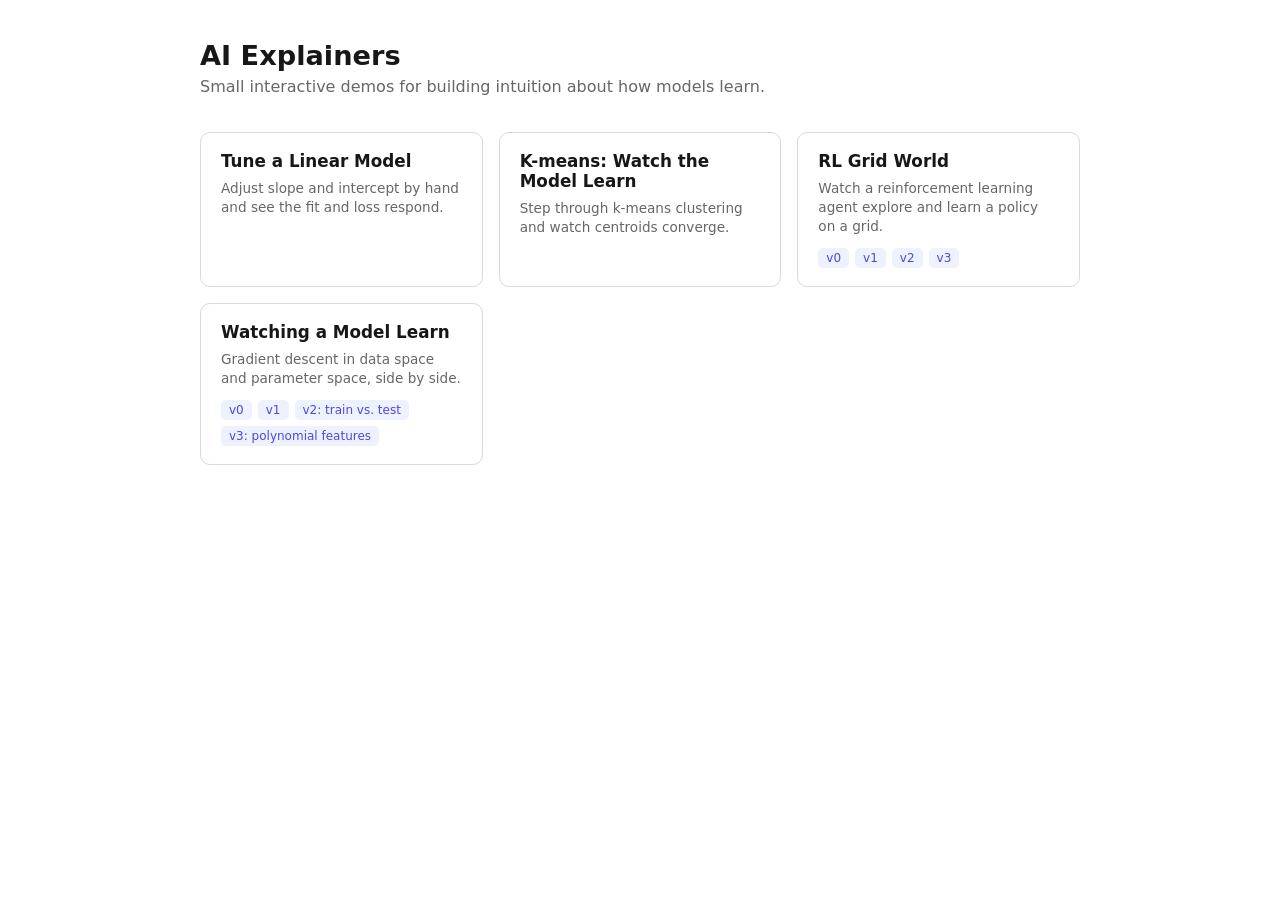
<file: index.html>
<!doctype html>
<html lang="en">
<head>
<meta charset="utf-8">
<meta name="viewport" content="width=device-width, initial-scale=1">
<title>AI Explainers</title>
<style>
  :root {
    --bg: #fff;
    --panel: #f7f7f8;
    --card: #fff;
    --text: #171717;
    --muted: #666;
    --border: #d9d9de;
    --accent: #4f46e5;
    --accent-bg: #eef2ff;
  }
  @media (prefers-color-scheme: dark) {
    :root {
      --bg: #14141c;
      --panel: #1b1b26;
      --card: #1e1e2a;
      --text: #eceef2;
      --muted: #9a9aa8;
      --border: #33333f;
      --accent: #8183f4;
      --accent-bg: #23233a;
    }
  }
  * { box-sizing: border-box; }
  body {
    margin: 0;
    padding: 40px 20px 60px;
    background: var(--bg);
    color: var(--text);
    font-family: system-ui, -apple-system, sans-serif;
  }
  main {
    max-width: 880px;
    margin: 0 auto;
  }
  header {
    margin-bottom: 36px;
  }
  h1 {
    font-size: 1.7rem;
    margin: 0 0 6px;
  }
  header p {
    color: var(--muted);
    margin: 0;
  }
  .grid {
    display: grid;
    grid-template-columns: repeat(auto-fill, minmax(260px, 1fr));
    gap: 16px;
  }
  .card {
    background: var(--card);
    border: 1px solid var(--border);
    border-radius: 10px;
    padding: 18px 20px;
    display: flex;
    flex-direction: column;
    gap: 8px;
  }
  .card h2 {
    font-size: 1.05rem;
    margin: 0;
  }
  .card h2 a {
    color: var(--text);
    text-decoration: none;
  }
  .card h2 a:hover {
    color: var(--accent);
  }
  .card p {
    font-size: 0.85rem;
    color: var(--muted);
    margin: 0;
    line-height: 1.4;
  }
  .versions {
    display: flex;
    flex-wrap: wrap;
    gap: 6px;
    margin-top: 4px;
  }
  .versions a {
    font-size: 0.75rem;
    color: var(--accent);
    background: var(--accent-bg);
    border-radius: 5px;
    padding: 3px 8px;
    text-decoration: none;
  }
  .versions a:hover {
    text-decoration: underline;
  }
</style>
</head>
<body>
<main>
  <header>
    <h1>AI Explainers</h1>
    <p>Small interactive demos for building intuition about how models learn.</p>
  </header>

  <div class="grid">
    <div class="card">
      <h2><a href="TuneLinearModel/index.html">Tune a Linear Model</a></h2>
      <p>Adjust slope and intercept by hand and see the fit and loss respond.</p>
    </div>

    <div class="card">
      <h2><a href="k-means-simulator/index.html">K-means: Watch the Model Learn</a></h2>
      <p>Step through k-means clustering and watch centroids converge.</p>
    </div>

    <div class="card">
      <h2><a href="rl-grid-world/index.html">RL Grid World</a></h2>
      <p>Watch a reinforcement learning agent explore and learn a policy on a grid.</p>
      <div class="versions">
        <a href="rl-grid-world/v0/index.html">v0</a>
        <a href="rl-grid-world/v1/index.html">v1</a>
        <a href="rl-grid-world/v2/index.html">v2</a>
        <a href="rl-grid-world/v3/index.html">v3</a>
      </div>
    </div>

    <div class="card">
      <h2><a href="watch-model-learn/gd_app.html">Watching a Model Learn</a></h2>
      <p>Gradient descent in data space and parameter space, side by side.</p>
      <div class="versions">
        <a href="watch-model-learn/gd_app-v0.html">v0</a>
        <a href="watch-model-learn/gd_app.html">v1</a>
        <a href="watch-model-learn/gd_app_v2.html">v2: train vs. test</a>
        <a href="watch-model-learn/gd_app_v3.html">v3: polynomial features</a>
      </div>
    </div>
  </div>
</main>
</body>
</html>
</file>
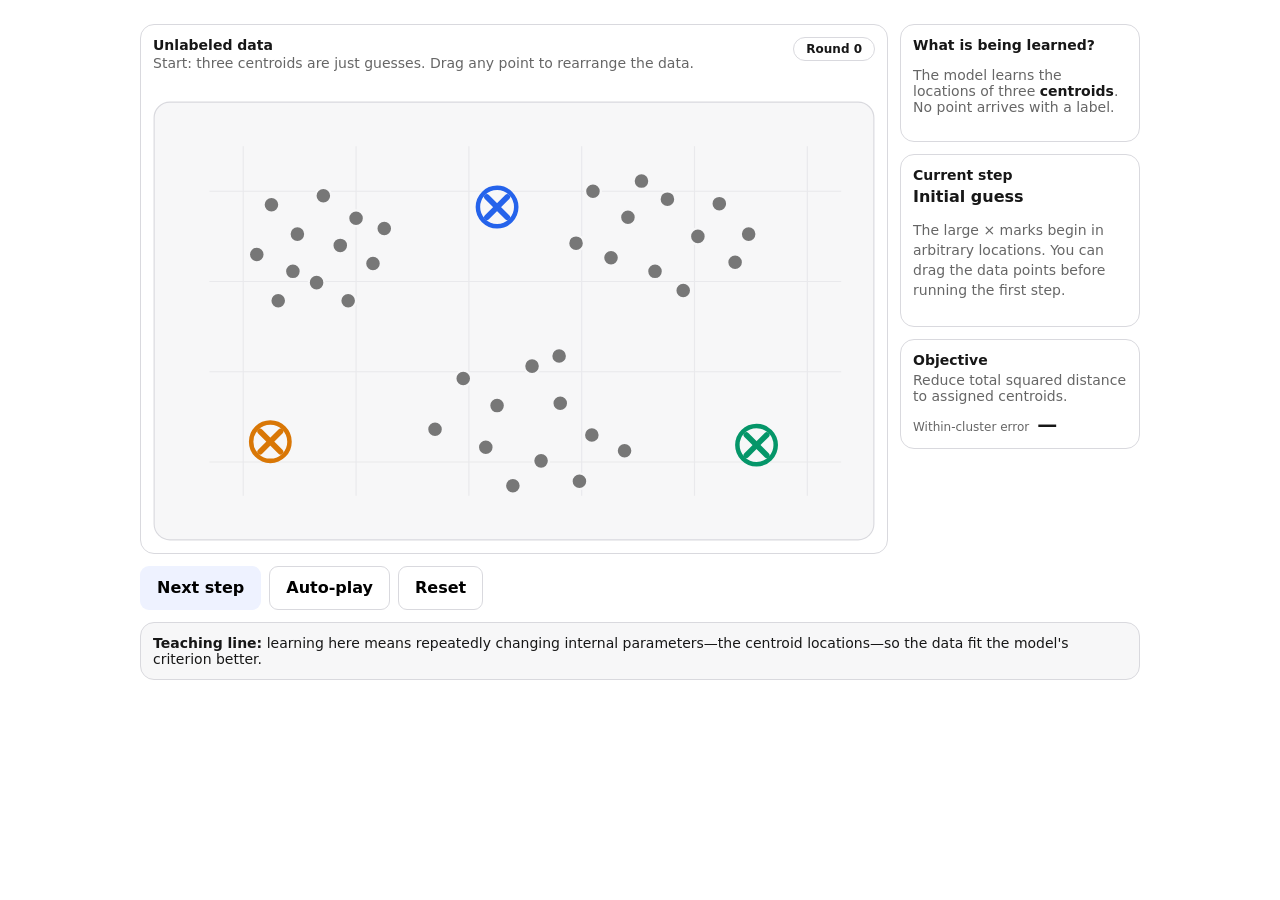
<file: k-means-simulator/index.html>
<!doctype html>
<html lang="en">
<head>
<meta charset="utf-8">
<meta name="viewport" content="width=device-width, initial-scale=1">
<title>K-means: Watch the Model Learn</title>
<style>
:root{--bg:#fff;--panel:#f7f7f8;--card:#fff;--text:#171717;--muted:#666;--border:#d9d9de;--accent:#4f46e5;--accent-bg:#eef2ff;--c1:#d97706;--c2:#2563eb;--c3:#059669}*{box-sizing:border-box}body{margin:0;padding:24px;font-family:system-ui,-apple-system,BlinkMacSystemFont,"Segoe UI",sans-serif;background:var(--bg);color:var(--text)}.app{max-width:1000px;margin:auto}.layout{display:grid;grid-template-columns:minmax(0,1fr) 240px;gap:12px}.card{border:1px solid var(--border);border-radius:14px;background:var(--card);padding:12px}.plot-header{display:grid;grid-template-columns:minmax(0,1fr) auto;gap:12px;align-items:start;margin-bottom:8px}.phase{height:40px;overflow:hidden;color:var(--muted);font-size:14px;line-height:20px}.round{white-space:nowrap;border:1px solid var(--border);border-radius:999px;padding:4px 12px;font-size:12px;font-weight:600}.small{font-size:14px}.muted{color:var(--muted)}.strong{font-weight:700}aside{display:flex;flex-direction:column;gap:12px}.step-card{min-height:142px}svg{display:block;width:100%;height:auto}.buttons{display:flex;gap:8px;flex-wrap:wrap;margin-top:12px}button{min-height:44px;padding:8px 16px;border-radius:9px;border:1px solid var(--border);background:var(--card);font:inherit;font-weight:650;cursor:pointer}button.primary{background:var(--accent-bg);border-color:transparent}button:focus{outline:2px solid var(--accent);outline-offset:2px}.teaching{margin-top:12px;background:var(--panel)}.point{transition:fill .35s ease,stroke .35s ease,opacity .35s ease}#points .point{touch-action:none}#points.draggable .point{cursor:grab}#points .point.dragging{cursor:grabbing;stroke:var(--accent)}.centroid{transition:transform .7s ease;transform-box:fill-box;transform-origin:center}.link{transition:opacity .3s ease}.error-row{margin-top:8px;display:flex;align-items:baseline;gap:8px}.error{font-size:20px;font-variant-numeric:tabular-nums}@media(max-width:760px){.layout{grid-template-columns:1fr}}@media(prefers-reduced-motion:reduce){.point,.centroid,.link{transition:none}}
</style>
</head>
<body>
<div id="km-demo" class="app">
  <div class="layout">
    <section class="card">
      <div class="plot-header">
        <div style="min-width:0">
          <div class="small strong">Unlabeled data</div>
          <div id="phaseLabel" class="phase" aria-live="polite">Start: three centroids are just guesses. Drag any point to rearrange the data.</div>
        </div>
        <div id="roundBadge" class="round">Round 0</div>
      </div>
      <svg id="plot" viewBox="0 0 640 390" role="img" aria-label="K-means clustering simulation with points and three moving centroids">
        <rect x="1" y="1" width="638" height="388" rx="14" fill="#f7f7f8" stroke="#d9d9de"/>
        <g opacity=".45" stroke="#d9d9de" stroke-width="1">
          <line x1="80" y1="40" x2="80" y2="350"/><line x1="180" y1="40" x2="180" y2="350"/><line x1="280" y1="40" x2="280" y2="350"/><line x1="380" y1="40" x2="380" y2="350"/><line x1="480" y1="40" x2="480" y2="350"/><line x1="580" y1="40" x2="580" y2="350"/>
          <line x1="50" y1="80" x2="610" y2="80"/><line x1="50" y1="160" x2="610" y2="160"/><line x1="50" y1="240" x2="610" y2="240"/><line x1="50" y1="320" x2="610" y2="320"/>
        </g>
        <g id="links"></g><g id="points"></g><g id="centroids"></g>
      </svg>
    </section>
    <aside>
      <section class="card"><div class="small strong">What is being learned?</div><p class="small muted">The model learns the locations of three <strong style="color:var(--text)">centroids</strong>. No point arrives with a label.</p></section>
      <section class="card step-card"><div class="small strong">Current step</div><div id="stepTitle" style="margin-top:4px;font-size:16px;font-weight:700">Initial guess</div><p id="stepText" class="small muted" style="line-height:20px">The large × marks begin in arbitrary locations. You can drag the data points before running the first step.</p></section>
      <section class="card"><div class="small strong">Objective</div><div class="small muted" style="margin-top:4px">Reduce total squared distance to assigned centroids.</div><div class="error-row"><span class="muted" style="font-size:12px">Within-cluster error</span><strong id="errorValue" class="error">—</strong></div></section>
    </aside>
  </div>
  <div class="buttons"><button id="stepBtn" class="primary" type="button">Next step</button><button id="autoBtn" type="button">Auto-play</button><button id="resetBtn" type="button">Reset</button></div>
  <div class="card teaching small"><strong>Teaching line:</strong> learning here means repeatedly changing internal parameters—the centroid locations—so the data fit the model's criterion better.</div>
</div>
<script>
(() => {
const root=document.getElementById('km-demo'),svgNS='http://www.w3.org/2000/svg',plotSvg=root.querySelector('#plot'),pointsG=root.querySelector('#points'),centroidsG=root.querySelector('#centroids'),linksG=root.querySelector('#links'),phaseLabel=root.querySelector('#phaseLabel'),roundBadge=root.querySelector('#roundBadge'),stepTitle=root.querySelector('#stepTitle'),stepText=root.querySelector('#stepText'),errorValue=root.querySelector('#errorValue'),stepBtn=root.querySelector('#stepBtn'),autoBtn=root.querySelector('#autoBtn'),resetBtn=root.querySelector('#resetBtn');
const series=['#d97706','#2563eb','#059669'],neutral='#777';
const pts=[[105,92],[128,118],[151,84],[166,128],[124,151],[180,104],[92,136],[145,161],[195,144],[111,177],[173,177],[205,113],[390,80],[421,103],[456,87],[483,120],[406,139],[445,151],[502,91],[516,143],[375,126],[470,168],[528,118],[433,71],[275,246],[305,270],[336,235],[361,268],[295,307],[344,319],[389,296],[250,291],[319,341],[378,337],[418,310],[360,226]].map((p,i)=>({x:p[0],y:p[1],ox:p[0],oy:p[1],cluster:null,el:null,i}));
const starts=[[104,302],[305,94],[535,305]];let centroids=[],phase=0,round=0,timer=null,dragging=null;
function toSvgPoint(evt){const pt=plotSvg.createSVGPoint();pt.x=evt.clientX;pt.y=evt.clientY;return pt.matrixTransform(plotSvg.getScreenCTM().inverse())}
function clamp(v,min,max){return Math.min(max,Math.max(min,v))}
function make(tag,attrs={}){const el=document.createElementNS(svgNS,tag);Object.entries(attrs).forEach(([k,v])=>el.setAttribute(k,v));return el}
function drawPoints(){pointsG.innerHTML='';pts.forEach(p=>{const c=make('circle',{cx:p.x,cy:p.y,r:7,fill:neutral,stroke:'#f7f7f8','stroke-width':2,class:'point'});
  c.addEventListener('pointerdown',e=>{if(phase!==0)return;dragging=p;c.classList.add('dragging');c.setPointerCapture(e.pointerId);e.preventDefault()});
  c.addEventListener('pointermove',e=>{if(dragging!==p)return;const pt=toSvgPoint(e);p.x=clamp(pt.x,15,625);p.y=clamp(pt.y,55,335);c.setAttribute('cx',p.x);c.setAttribute('cy',p.y)});
  c.addEventListener('pointerup',e=>{if(dragging!==p)return;dragging=null;c.classList.remove('dragging')});
  pointsG.appendChild(c);p.el=c});pointsG.classList.toggle('draggable',phase===0)}
function drawCentroids(){centroidsG.innerHTML='';centroids.forEach((c,idx)=>{const g=make('g',{class:'centroid',transform:`translate(${c.x} ${c.y})`}),halo=make('circle',{cx:0,cy:0,r:17,fill:'#f7f7f8',stroke:series[idx],'stroke-width':4}),l1=make('line',{x1:-9,y1:-9,x2:9,y2:9,stroke:series[idx],'stroke-width':5,'stroke-linecap':'round'}),l2=make('line',{x1:-9,y1:9,x2:9,y2:-9,stroke:series[idx],'stroke-width':5,'stroke-linecap':'round'});g.append(halo,l1,l2);centroidsG.appendChild(g);c.el=g})}
function assign(){pts.forEach(p=>{let best=0,bestD=Infinity;centroids.forEach((c,i)=>{const d=(p.x-c.x)**2+(p.y-c.y)**2;if(d<bestD){bestD=d;best=i}});p.cluster=best;p.el.setAttribute('fill',series[best])});drawLinks();errorValue.textContent=Math.round(calcError()).toLocaleString()}
function moveCentroids(){centroids.forEach((c,i)=>{const members=pts.filter(p=>p.cluster===i);if(!members.length)return;c.x=members.reduce((s,p)=>s+p.x,0)/members.length;c.y=members.reduce((s,p)=>s+p.y,0)/members.length;c.el.setAttribute('transform',`translate(${c.x} ${c.y})`)});drawLinks();errorValue.textContent=Math.round(calcError()).toLocaleString()}
function drawLinks(){linksG.innerHTML='';if(phase===0)return;pts.forEach(p=>{const c=centroids[p.cluster],line=make('line',{x1:p.x,y1:p.y,x2:c.x,y2:c.y,stroke:series[p.cluster],'stroke-width':1.5,opacity:.22,class:'link'});linksG.appendChild(line)})}
function calcError(){return pts.reduce((sum,p)=>{if(p.cluster===null)return sum;const c=centroids[p.cluster];return sum+(p.x-c.x)**2+(p.y-c.y)**2},0)}
function updateNarrative(kind){roundBadge.textContent=`Round ${round}`;if(kind==='reset'){phaseLabel.textContent='Start: three centroids are just guesses. Drag any point to rearrange the data.';stepTitle.textContent='Initial guess';stepText.textContent='The large × marks begin in arbitrary locations. You can drag the data points before running the first step.'}else if(kind==='assign'){phaseLabel.textContent='Assign: each point joins its nearest centroid.';stepTitle.textContent='1. Assign points';stepText.textContent='Every point gets a temporary cluster based only on distance.'}else{phaseLabel.textContent='Update: each centroid moves to the average of its assigned points.';stepTitle.textContent='2. Move centroids';stepText.textContent='The × moves to the mean position of the points currently assigned to it.'}}
function nextStep(){if(phase===0||phase===2){if(phase===2)round++;phase=1;assign();updateNarrative('assign')}else{phase=2;moveCentroids();updateNarrative('move')}pointsG.classList.toggle('draggable',phase===0)}
function stopAuto(){if(timer){clearInterval(timer);timer=null}autoBtn.textContent='Auto-play'}
function toggleAuto(){if(timer){stopAuto();return}autoBtn.textContent='Pause';timer=setInterval(()=>{nextStep();if(round>=5&&phase===2)stopAuto()},1100)}
function reset(){stopAuto();round=0;phase=0;centroids=starts.map((p,i)=>({x:p[0],y:p[1],i,el:null}));pts.forEach(p=>{p.x=p.ox;p.y=p.oy;p.cluster=null});drawPoints();drawCentroids();linksG.innerHTML='';errorValue.textContent='—';updateNarrative('reset')}
stepBtn.addEventListener('click',nextStep);autoBtn.addEventListener('click',toggleAuto);resetBtn.addEventListener('click',reset);reset();
})();
</script>
</body>
</html>
</file>
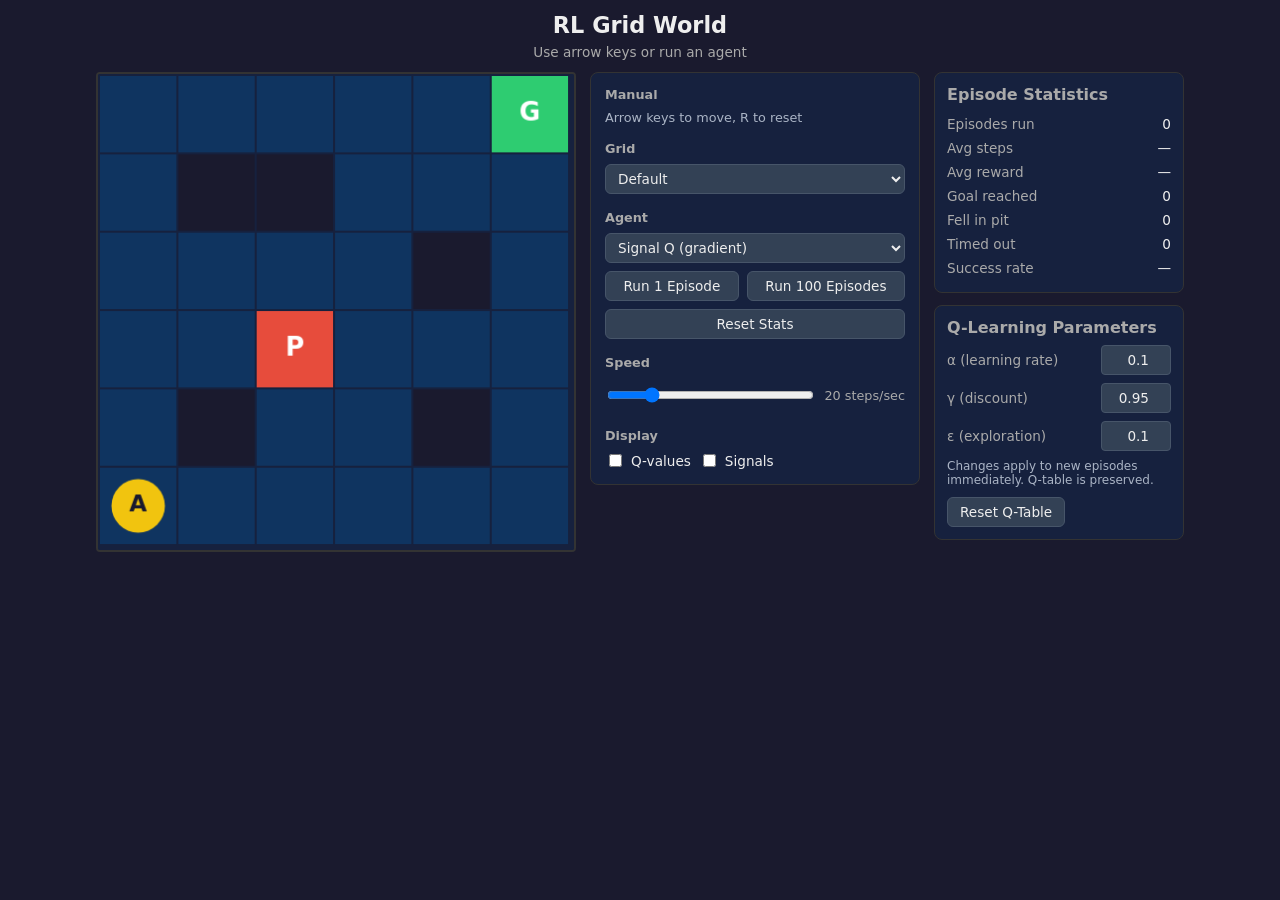
<file: rl-grid-world/index.html>
<!doctype html>
<html lang="en">
<head>
  <meta charset="utf-8"/>
  <meta name="viewport" content="width=device-width,initial-scale=1"/>
  <title>RL Grid World</title>
  <link rel="stylesheet" href="styles.css"/>
</head>
<body>
  <header>
    <h1>RL Grid World</h1>
    <div id="status" class="status">Use arrow keys or run an agent</div>
  </header>

  <main>
    <div class="panel">
      <canvas id="grid" width="480" height="480"></canvas>

      <div class="controls">
        <div class="control-group">
          <div class="label">Manual</div>
          <div class="hint">Arrow keys to move, R to reset</div>
        </div>

        <div class="control-group">
          <div class="label">Grid</div>
          <select id="layoutSelect">
            <option value="default" selected>Default</option>
            <option value="transfer">Transfer test</option>
          </select>
        </div>

        <div class="control-group">
          <div class="label">Agent</div>
          <select id="agentSelect">
            <option value="random">Random</option>
            <option value="qlearn">Q-Learning (position)</option>
            <option value="signalq" selected>Signal Q (gradient)</option>
          </select>
          <button id="runOne">Run 1 Episode</button>
          <button id="runBatch">Run 100 Episodes</button>
          <button id="resetStats">Reset Stats</button>
        </div>

        <div class="control-group">
          <div class="label">Speed</div>
          <input id="speed" type="range" min="1" max="100" value="20"/>
          <span id="speedLabel">20 steps/sec</span>
        </div>

        <div class="control-group">
          <div class="label">Display</div>
          <label class="checkbox-label">
            <input type="checkbox" id="showQ"/> Q-values
          </label>
          <label class="checkbox-label">
            <input type="checkbox" id="showSignals"/> Signals
          </label>
        </div>
      </div>
    </div>

    <div class="side-panels">
      <div class="stats-panel">
        <h2>Episode Statistics</h2>
        <table id="statsTable">
          <tr><td>Episodes run</td><td id="statEpisodes">0</td></tr>
          <tr><td>Avg steps</td><td id="statAvgSteps">—</td></tr>
          <tr><td>Avg reward</td><td id="statAvgReward">—</td></tr>
          <tr><td>Goal reached</td><td id="statGoals">0</td></tr>
          <tr><td>Fell in pit</td><td id="statPits">0</td></tr>
          <tr><td>Timed out</td><td id="statTimeouts">0</td></tr>
          <tr><td>Success rate</td><td id="statSuccessRate">—</td></tr>
        </table>
      </div>

      <div class="stats-panel" id="qParamsPanel">
        <h2>Q-Learning Parameters</h2>
        <div class="param-row">
          <label for="alpha">&#945; (learning rate)</label>
          <input id="alpha" type="number" min="0" max="1" step="0.01" value="0.1"/>
        </div>
        <div class="param-row">
          <label for="gamma">&#947; (discount)</label>
          <input id="gamma" type="number" min="0" max="1" step="0.01" value="0.95"/>
        </div>
        <div class="param-row">
          <label for="epsilon">&#949; (exploration)</label>
          <input id="epsilon" type="number" min="0" max="1" step="0.01" value="0.1"/>
        </div>
        <div class="param-hint">
          Changes apply to new episodes immediately. Q-table is preserved.
        </div>
        <button id="resetQ">Reset Q-Table</button>
      </div>
    </div>
  </main>

  <script src="env.js"></script>
  <script src="render.js"></script>
  <script src="agent.js"></script>
  <script src="main.js"></script>
</body>
</html>
</file>
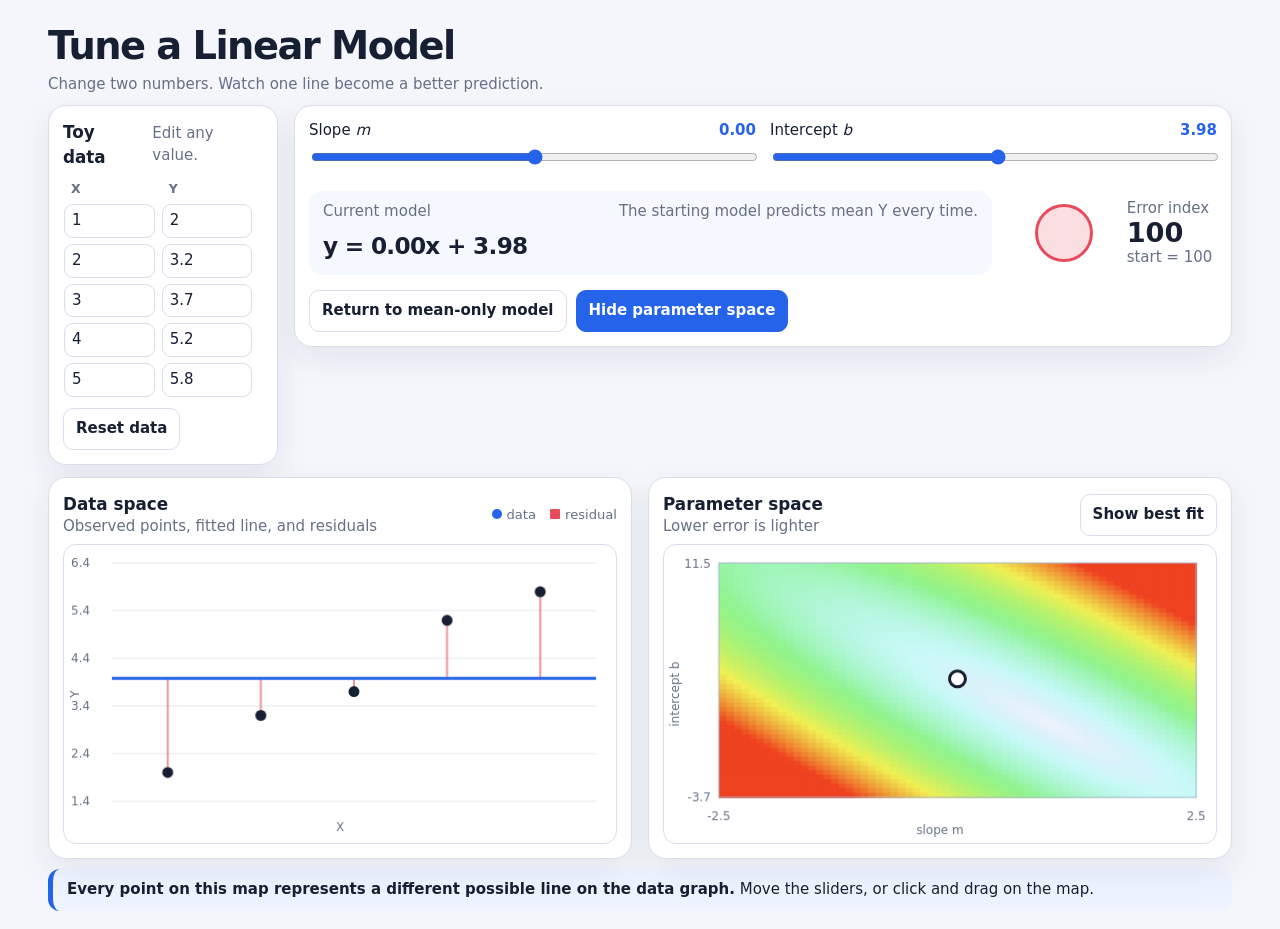
<file: TuneLinearModel/index.html>
<!DOCTYPE html>
<!-- saved from url=(0131)file:///Users/dan/Documents/Codex/2026-08-14/referenced-chatgpt-conversation-this-is-untrusted/outputs/linear-regression-tuner.html -->
<html lang="en"><head><meta http-equiv="Content-Type" content="text/html; charset=UTF-8">
  
  <meta name="viewport" content="width=device-width, initial-scale=1">
  <title>Tune a Linear Model</title>
  <style>
    :root { --ink:#172033; --muted:#667085; --line:#d9deea; --panel:#fff; --bg:#f4f6fb; --blue:#2563eb; --cyan:#0ea5e9; --red:#e84c5b; --shadow:0 12px 32px rgba(24,39,75,.08); }
    * { box-sizing:border-box; }
    body { margin:0; background:var(--bg); color:var(--ink); font:15px/1.45 Inter,ui-sans-serif,system-ui,-apple-system,BlinkMacSystemFont,"Segoe UI",sans-serif; }
    button,input { font:inherit; }
    button { cursor:pointer; }
    .app { max-width:1240px; margin:auto; padding:18px 28px; }
    header { display:flex; align-items:end; justify-content:space-between; gap:20px; margin-bottom:10px; }
    h1,h2,p { margin:0; }
    h1 { font-size:clamp(1.7rem,3vw,2.5rem); letter-spacing:-.04em; }
    h2 { font-size:1.05rem; }
    .subtitle,.hint { color:var(--muted); }
    .layout { display:grid; grid-template-columns:230px minmax(0,1fr); gap:16px; }
    .card { background:var(--panel); border:1px solid var(--line); border-radius:18px; box-shadow:var(--shadow); padding:14px; }
    .data-card { grid-row:span 2; }
    table { width:100%; border-collapse:separate; border-spacing:5px 4px; margin:6px -5px; }
    th { text-align:left; color:var(--muted); font-size:.78rem; text-transform:uppercase; letter-spacing:.08em; padding-left:8px; }
    input[type=number] { width:100%; min-width:0; border:1px solid var(--line); border-radius:9px; padding:5px 7px; color:var(--ink); background:#fff; }
    input[type=number]:focus,button:focus-visible,input[type=range]:focus-visible { outline:3px solid rgba(37,99,235,.22); outline-offset:2px; }
    .controls { display:grid; grid-template-columns:1fr 1fr; gap:14px; }
    .range-label { display:flex; justify-content:space-between; align-items:center; margin-bottom:5px; }
    .range-label output { font-variant-numeric:tabular-nums; font-weight:750; color:var(--blue); }
    input[type=range] { width:100%; accent-color:var(--blue); }
    .status { display:grid; grid-template-columns:minmax(220px,1fr) auto; align-items:center; gap:20px; margin-top:14px; }
    .model-box { background:#f6f8ff; border-radius:14px; padding:10px 14px; }
    .equation { font-size:1.45rem; font-weight:780; letter-spacing:-.03em; margin:2px 0; font-variant-numeric:tabular-nums; }
    .error-box { display:flex; align-items:center; justify-content:center; min-width:205px; gap:16px; }
    .orb-wrap { width:94px; height:94px; display:grid; place-items:center; }
    .orb { width:var(--size,58px); height:var(--size,58px); border-radius:50%; background:rgba(232,76,91,.18); border:3px solid var(--red); transition:width .09s linear,height .09s linear; }
    .error-number { font-size:1.7rem; font-weight:800; font-variant-numeric:tabular-nums; line-height:1; }
    .actions { display:flex; flex-wrap:wrap; gap:9px; margin-top:10px; }
    button { border:1px solid var(--line); color:var(--ink); background:#fff; border-radius:10px; padding:9px 12px; font-weight:650; }
    button:hover { border-color:#aeb7ca; background:#f8faff; }
    button.primary { background:var(--blue); color:#fff; border-color:var(--blue); }
    button.primary:hover { background:#1d4ed8; }
    .plots { display:grid; grid-template-columns:1fr; gap:16px; margin-top:12px; }
    .plots.revealed { grid-template-columns:1fr 1fr; }
    .plot-head { display:flex; align-items:center; justify-content:space-between; gap:10px; margin-bottom:6px; }
    canvas { width:100%; height:300px; display:block; border:1px solid var(--line); border-radius:13px; background:#fff; touch-action:none; }
    .parameter { display:none; }
    .plots.revealed .parameter { display:block; }
    .callout { display:none; margin-top:10px; border-left:5px solid var(--blue); background:#eef4ff; border-radius:12px; padding:10px 14px; }
    .callout.visible { display:block; }
    .legend { display:flex; gap:14px; color:var(--muted); font-size:.82rem; }
    .key::before { content:""; display:inline-block; width:10px; height:10px; margin-right:5px; border-radius:50%; background:var(--blue); }
    .key.residual::before { border-radius:1px; background:var(--red); }
    .sr-only { position:absolute; width:1px; height:1px; padding:0; margin:-1px; overflow:hidden; clip:rect(0,0,0,0); white-space:nowrap; border:0; }
    @media(max-width:820px){ .app{padding:14px}.layout{grid-template-columns:1fr}.data-card{grid-row:auto}.plots.revealed{grid-template-columns:1fr}.status{grid-template-columns:1fr}.controls{grid-template-columns:1fr}canvas{height:260px} }
  </style>
</head>
<body>
<main class="app" id="app">
  <header><div><h1>Tune a Linear Model</h1><p class="subtitle">Change two numbers. Watch one line become a better prediction.</p></div></header>
  <div class="layout">
    <section class="card data-card" aria-labelledby="data-title">
      <div class="plot-head"><h2 id="data-title">Toy data</h2><p class="hint">Edit any value.</p></div>
      <table><thead><tr><th scope="col">X</th><th scope="col">Y</th></tr></thead><tbody id="rows"><tr><td><input type="number" step="0.1" value="1" data-i="0" data-k="x" aria-label="X value 1"></td><td><input type="number" step="0.1" value="2" data-i="0" data-k="y" aria-label="Y value 1"></td></tr><tr><td><input type="number" step="0.1" value="2" data-i="1" data-k="x" aria-label="X value 2"></td><td><input type="number" step="0.1" value="3.2" data-i="1" data-k="y" aria-label="Y value 2"></td></tr><tr><td><input type="number" step="0.1" value="3" data-i="2" data-k="x" aria-label="X value 3"></td><td><input type="number" step="0.1" value="3.7" data-i="2" data-k="y" aria-label="Y value 3"></td></tr><tr><td><input type="number" step="0.1" value="4" data-i="3" data-k="x" aria-label="X value 4"></td><td><input type="number" step="0.1" value="5.2" data-i="3" data-k="y" aria-label="Y value 4"></td></tr><tr><td><input type="number" step="0.1" value="5" data-i="4" data-k="x" aria-label="X value 5"></td><td><input type="number" step="0.1" value="5.8" data-i="4" data-k="y" aria-label="Y value 5"></td></tr></tbody></table>
      <button id="reset">Reset data</button>
    </section>
    <section class="card">
      <div class="controls">
        <label><span class="range-label"><span>Slope <i>m</i></span><output id="mOut">0.96</output></span><input id="mSlider" type="range" step="0.01" min="-2.5" max="2.5"></label>
        <label><span class="range-label"><span>Intercept <i>b</i></span><output id="bOut">1.10</output></span><input id="bSlider" type="range" step="0.01" min="-3.6999999999999993" max="11.5"></label>
      </div>
      <div class="status">
        <div class="model-box"><div class="plot-head"><span class="hint">Current model</span><span class="hint">The starting model predicts mean Y every time.</span></div><div class="equation" id="equation">y = 0.96x + 1.10</div></div>
        <div class="error-box"><div class="orb-wrap"><div class="orb" id="orb" aria-hidden="true" style="--size: 14.207040508142432px;"></div></div><div><div class="hint">Error index</div><div class="error-number" id="errorOut" aria-live="polite">2.0</div><div class="hint">start = 100</div></div></div>
      </div>
      <div class="actions"><button id="mean">Return to mean-only model</button><button class="primary" id="reveal" aria-expanded="true">Hide parameter space</button></div>
    </section>
  </div>
  <div class="plots revealed" id="plots">
    <section class="card"><div class="plot-head"><div><h2>Data space</h2><p class="hint">Observed points, fitted line, and residuals</p></div><div class="legend"><span class="key">data</span><span class="key residual">residual</span></div></div><canvas id="dataPlot" role="img" aria-label="Scatterplot with fitted line and residuals" width="1092" height="760"></canvas></section>
    <section class="card parameter" id="parameter"><div class="plot-head"><div><h2>Parameter space</h2><p class="hint">Lower error is lighter</p></div><button id="best">Show best fit</button></div><canvas id="heatmap" role="img" aria-label="Error heatmap for slope and intercept" width="1092" height="760"></canvas></section>
  </div>
  <div class="callout visible" id="callout"><strong>Every point on this map represents a different possible line on the data graph.</strong> Move the sliders, or click and drag on the map.</div>
</main>
<script>
(() => {
  'use strict';
  const defaults=[{x:1,y:2},{x:2,y:3.2},{x:3,y:3.7},{x:4,y:5.2},{x:5,y:5.8}];
  let data=defaults.map(d=>({...d})), m=0, b=0, baseline=1, revealed=true, dragging=false;
  let range={m0:-3,m1:3,b0:-3,b1:9};
  const $=id=>document.getElementById(id), rows=$('rows'), ms=$('mSlider'), bs=$('bSlider');
  const meanY=()=>data.reduce((s,d)=>s+d.y,0)/data.length;
  const sse=(mm,bb)=>data.reduce((s,d)=>s+(d.y-(mm*d.x+bb))**2,0);
  const clamp=(v,a,z)=>Math.max(a,Math.min(z,v));
  function setRanges(){
    const xs=data.map(d=>d.x), ys=data.map(d=>d.y), dx=Math.max(1,Math.max(...xs)-Math.min(...xs)), dy=Math.max(1,Math.max(...ys)-Math.min(...ys));
    const sl=Math.max(2.5,2.5*dy/dx), ylo=Math.min(...ys), yhi=Math.max(...ys);
    range={m0:-sl,m1:sl,b0:ylo-1.5*dy,b1:yhi+1.5*dy};
    ms.min=range.m0; ms.max=range.m1; bs.min=range.b0; bs.max=range.b1;
    m=clamp(m,range.m0,range.m1); b=clamp(b,range.b0,range.b1);
  }
  function renderTable(){
    rows.replaceChildren(...data.map((d,i)=>{ const tr=document.createElement('tr'); tr.innerHTML=`<td><input type="number" step="0.1" value="${d.x}" data-i="${i}" data-k="x" aria-label="X value ${i+1}"></td><td><input type="number" step="0.1" value="${d.y}" data-i="${i}" data-k="y" aria-label="Y value ${i+1}"></td>`; return tr; }));
    rows.querySelectorAll('input').forEach(el=>el.addEventListener('change',e=>{ const v=Number(e.target.value); if(!Number.isFinite(v)){e.target.value=data[+e.target.dataset.i][e.target.dataset.k];return} data[+e.target.dataset.i][e.target.dataset.k]=v; setRanges(); baseline=Math.max(1e-9,sse(0,meanY())); update(); }));
  }
  function canvas2d(el){ const r=el.getBoundingClientRect(), d=devicePixelRatio||1, h=parseFloat(getComputedStyle(el).height); el.width=Math.round(r.width*d);el.height=Math.round(h*d);const c=el.getContext('2d');c.setTransform(d,0,0,d,0,0);return{c,w:r.width,h}; }
  function dataPlot(){
    const {c,w,h}=canvas2d($('dataPlot')), p={l:48,r:20,t:18,b:42}, xs=data.map(d=>d.x), ys=data.map(d=>d.y), xmin=Math.min(...xs), xmax=Math.max(...xs), xp=Math.max(.6,(xmax-xmin)*.12), xa=xmin-xp, xz=xmax+xp;
    let ymin=Math.min(...ys,m*xa+b,m*xz+b), ymax=Math.max(...ys,m*xa+b,m*xz+b), yp=Math.max(.6,(ymax-ymin)*.16);ymin-=yp;ymax+=yp;
    const X=x=>p.l+(x-xa)/(xz-xa)*(w-p.l-p.r), Y=y=>h-p.b-(y-ymin)/(ymax-ymin)*(h-p.t-p.b);
    c.clearRect(0,0,w,h);c.font='12px system-ui';c.fillStyle='#667085';c.strokeStyle='#e3e7ef';c.lineWidth=1;
    for(let i=0;i<=5;i++){const yy=ymin+(ymax-ymin)*i/5, py=Y(yy);c.beginPath();c.moveTo(p.l,py);c.lineTo(w-p.r,py);c.stroke();c.fillText(yy.toFixed(1),7,py+4)}
    c.strokeStyle='#e84c5b';c.lineWidth=2;c.globalAlpha=.6;data.forEach(d=>{c.beginPath();c.moveTo(X(d.x),Y(d.y));c.lineTo(X(d.x),Y(m*d.x+b));c.stroke()});c.globalAlpha=1;
    c.strokeStyle='#2563eb';c.lineWidth=3;c.beginPath();c.moveTo(X(xa),Y(m*xa+b));c.lineTo(X(xz),Y(m*xz+b));c.stroke();
    c.fillStyle='#172033';data.forEach(d=>{c.beginPath();c.arc(X(d.x),Y(d.y),5.5,0,2*Math.PI);c.fill()});
    c.fillStyle='#667085';c.textAlign='center';c.fillText('X',w/2,h-12);c.save();c.translate(15,h/2);c.rotate(-Math.PI/2);c.fillText('Y',0,0);c.restore();
  }
  function heatmap(){
    if(!revealed)return;const {c,w,h}=canvas2d($('heatmap')),p={l:55,r:20,t:18,b:46},cols=64,rr=52,vals=[];
    for(let j=0;j<rr;j++)for(let i=0;i<cols;i++)vals.push(sse(range.m0+(i+.5)/cols*(range.m1-range.m0),range.b1-(j+.5)/rr*(range.b1-range.b0)));
    const sorted=[...vals].sort((a,z)=>a-z), lo=sorted[0], hi=sorted[Math.floor(sorted.length*.92)]||lo+1, cw=(w-p.l-p.r)/cols,ch=(h-p.t-p.b)/rr;c.clearRect(0,0,w,h);let k=0;
    for(let j=0;j<rr;j++)for(let i=0;i<cols;i++){const q=Math.sqrt(clamp((vals[k++]-lo)/(hi-lo||1),0,1));c.fillStyle=`hsl(${215-205*q} ${78+8*q}% ${96-43*q}%)`;c.fillRect(p.l+i*cw,p.t+j*ch,cw+1,ch+1)}
    c.strokeStyle='#aeb7ca';c.strokeRect(p.l,p.t,w-p.l-p.r,h-p.t-p.b);
    const x=p.l+(m-range.m0)/(range.m1-range.m0)*(w-p.l-p.r),y=p.t+(range.b1-b)/(range.b1-range.b0)*(h-p.t-p.b);c.fillStyle='#fff';c.strokeStyle='#172033';c.lineWidth=3;c.beginPath();c.arc(x,y,8,0,2*Math.PI);c.fill();c.stroke();
    c.fillStyle='#667085';c.font='12px system-ui';c.textAlign='center';c.fillText(range.m0.toFixed(1),p.l,h-23);c.fillText(range.m1.toFixed(1),w-p.r,h-23);c.fillText('slope m',w/2,h-9);c.textAlign='right';c.fillText(range.b1.toFixed(1),p.l-8,p.t+5);c.fillText(range.b0.toFixed(1),p.l-8,h-p.b+4);c.save();c.translate(15,h/2);c.rotate(-Math.PI/2);c.textAlign='center';c.fillText('intercept b',0,0);c.restore();
  }
  function update(){
    ms.value=m;bs.value=b;$('mOut').value=m.toFixed(2);$('bOut').value=b.toFixed(2);$('equation').textContent=`y = ${m.toFixed(2)}x ${b<0?'−':'+'} ${Math.abs(b).toFixed(2)}`;
    const index=100*sse(m,b)/baseline;$('errorOut').textContent=index<10?index.toFixed(1):Math.round(index).toLocaleString();
    const areaRatio=clamp(index/100,0.06,2.4),diameter=58*Math.sqrt(areaRatio);$('orb').style.setProperty('--size',`${diameter}px`);dataPlot();heatmap();
  }
  function meanModel(){m=0;b=meanY();baseline=Math.max(1e-9,sse(m,b));update()}
  function bestFit(){const mx=data.reduce((s,d)=>s+d.x,0)/data.length,my=meanY(),den=data.reduce((s,d)=>s+(d.x-mx)**2,0);m=den?data.reduce((s,d)=>s+(d.x-mx)*(d.y-my),0)/den:0;b=my-m*mx;setRanges();update()}
  function pick(e){const el=$('heatmap'),r=el.getBoundingClientRect(),p={l:55,r:20,t:18,b:46},x=clamp(e.clientX-r.left,p.l,r.width-p.r),y=clamp(e.clientY-r.top,p.t,r.height-p.b);m=range.m0+(x-p.l)/(r.width-p.l-p.r)*(range.m1-range.m0);b=range.b1-(y-p.t)/(r.height-p.t-p.b)*(range.b1-range.b0);update()}
  ms.addEventListener('input',()=>{m=+ms.value;update()});bs.addEventListener('input',()=>{b=+bs.value;update()});$('mean').addEventListener('click',meanModel);$('best').addEventListener('click',bestFit);
  $('reset').addEventListener('click',()=>{data=defaults.map(d=>({...d}));renderTable();setRanges();meanModel()});
  $('reveal').addEventListener('click',e=>{revealed=!revealed;$('plots').classList.toggle('revealed',revealed);$('callout').classList.toggle('visible',revealed);e.currentTarget.textContent=revealed?'Hide parameter space':'Reveal parameter space';e.currentTarget.setAttribute('aria-expanded',revealed);requestAnimationFrame(update)});
  const hm=$('heatmap');hm.addEventListener('pointerdown',e=>{dragging=true;hm.setPointerCapture(e.pointerId);pick(e)});hm.addEventListener('pointermove',e=>{if(dragging)pick(e)});hm.addEventListener('pointerup',()=>dragging=false);hm.addEventListener('pointercancel',()=>dragging=false);
  let resizeTimer;addEventListener('resize',()=>{clearTimeout(resizeTimer);resizeTimer=setTimeout(update,80)});
  renderTable();setRanges();meanModel();
})();
</script>


</body></html>
</file>
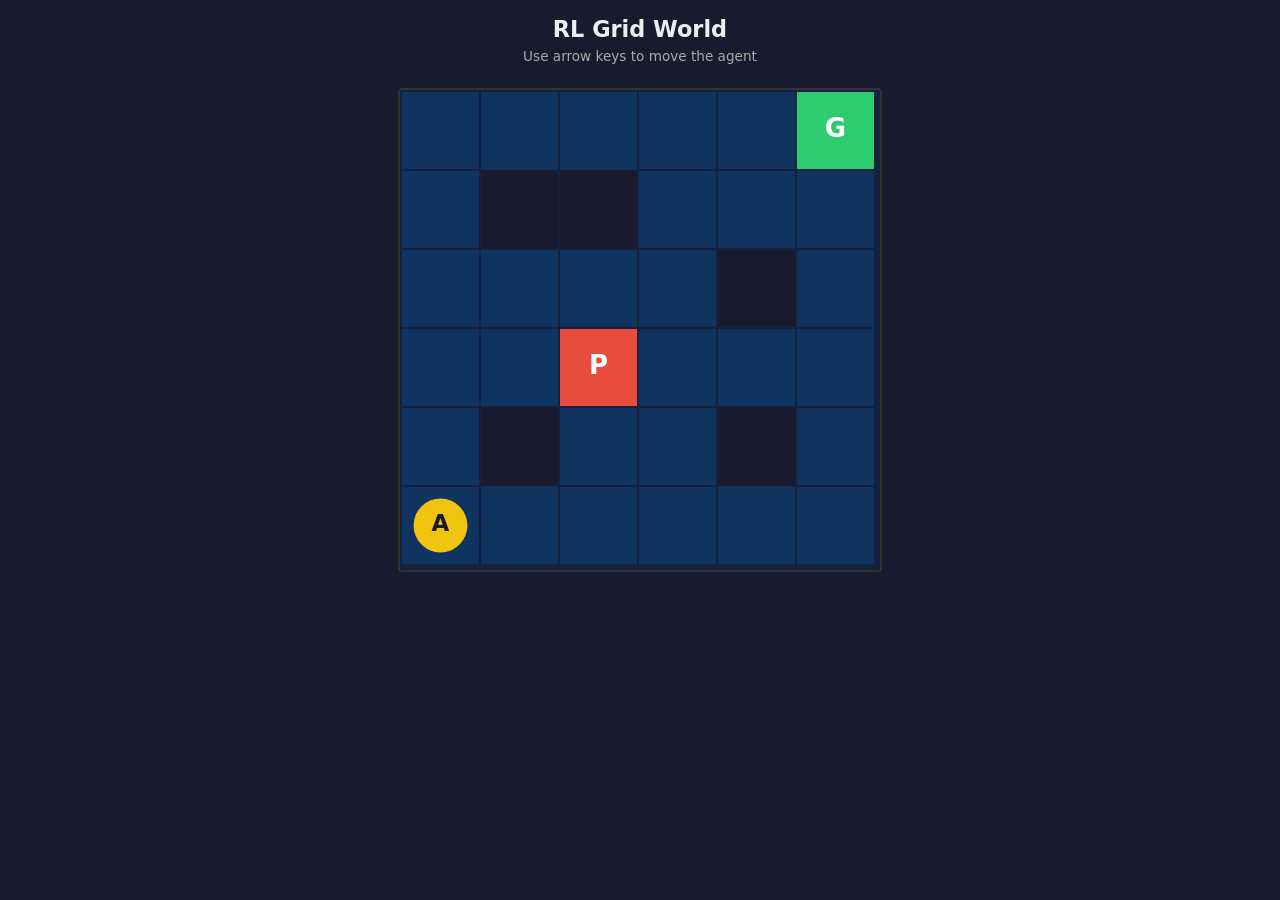
<file: rl-grid-world/v0/index.html>
<!doctype html>
<html lang="en">
<head>
  <meta charset="utf-8"/>
  <meta name="viewport" content="width=device-width,initial-scale=1"/>
  <title>RL Grid World</title>
  <link rel="stylesheet" href="styles.css"/>
</head>
<body>
  <header>
    <h1>RL Grid World</h1>
    <div id="status" class="status">Use arrow keys to move the agent</div>
  </header>

  <main>
    <canvas id="grid" width="480" height="480"></canvas>
  </main>

  <script src="env.js"></script>
  <script src="render.js"></script>
  <script src="main.js"></script>
</body>
</html>
</file>
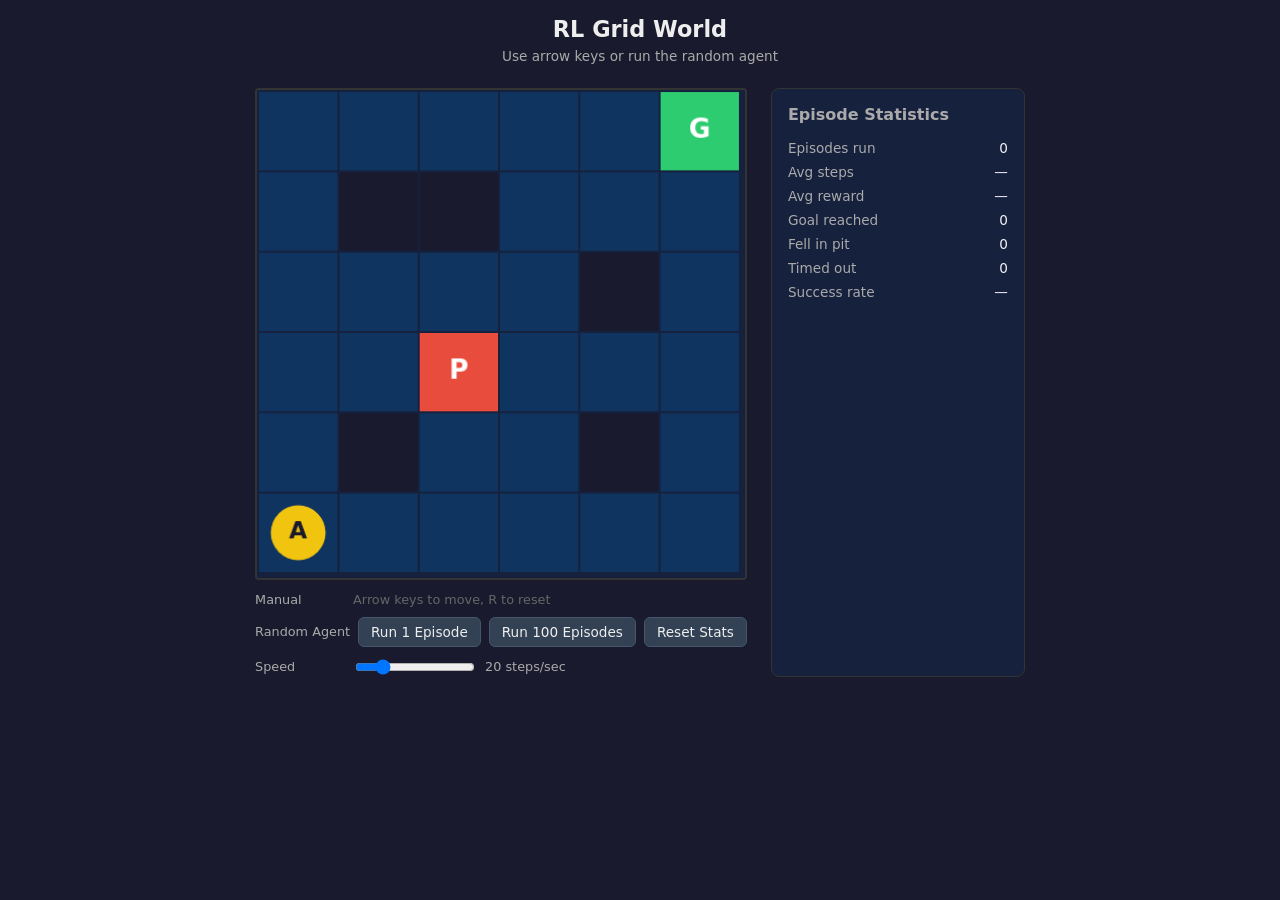
<file: rl-grid-world/v1/index.html>
<!doctype html>
<html lang="en">
<head>
  <meta charset="utf-8"/>
  <meta name="viewport" content="width=device-width,initial-scale=1"/>
  <title>RL Grid World</title>
  <link rel="stylesheet" href="styles.css"/>
</head>
<body>
  <header>
    <h1>RL Grid World</h1>
    <div id="status" class="status">Use arrow keys or run the random agent</div>
  </header>

  <main>
    <div class="panel">
      <canvas id="grid" width="480" height="480"></canvas>

      <div class="controls">
        <div class="control-group">
          <div class="label">Manual</div>
          <div class="hint">Arrow keys to move, R to reset</div>
        </div>

        <div class="control-group">
          <div class="label">Random Agent</div>
          <button id="runOne">Run 1 Episode</button>
          <button id="runBatch">Run 100 Episodes</button>
          <button id="resetStats">Reset Stats</button>
        </div>

        <div class="control-group">
          <div class="label">Speed</div>
          <input id="speed" type="range" min="1" max="100" value="20"/>
          <span id="speedLabel">20 steps/sec</span>
        </div>
      </div>
    </div>

    <div class="stats-panel">
      <h2>Episode Statistics</h2>
      <table id="statsTable">
        <tr><td>Episodes run</td><td id="statEpisodes">0</td></tr>
        <tr><td>Avg steps</td><td id="statAvgSteps">—</td></tr>
        <tr><td>Avg reward</td><td id="statAvgReward">—</td></tr>
        <tr><td>Goal reached</td><td id="statGoals">0</td></tr>
        <tr><td>Fell in pit</td><td id="statPits">0</td></tr>
        <tr><td>Timed out</td><td id="statTimeouts">0</td></tr>
        <tr><td>Success rate</td><td id="statSuccessRate">—</td></tr>
      </table>
    </div>
  </main>

  <script src="env.js"></script>
  <script src="render.js"></script>
  <script src="agent.js"></script>
  <script src="main.js"></script>
</body>
</html>
</file>
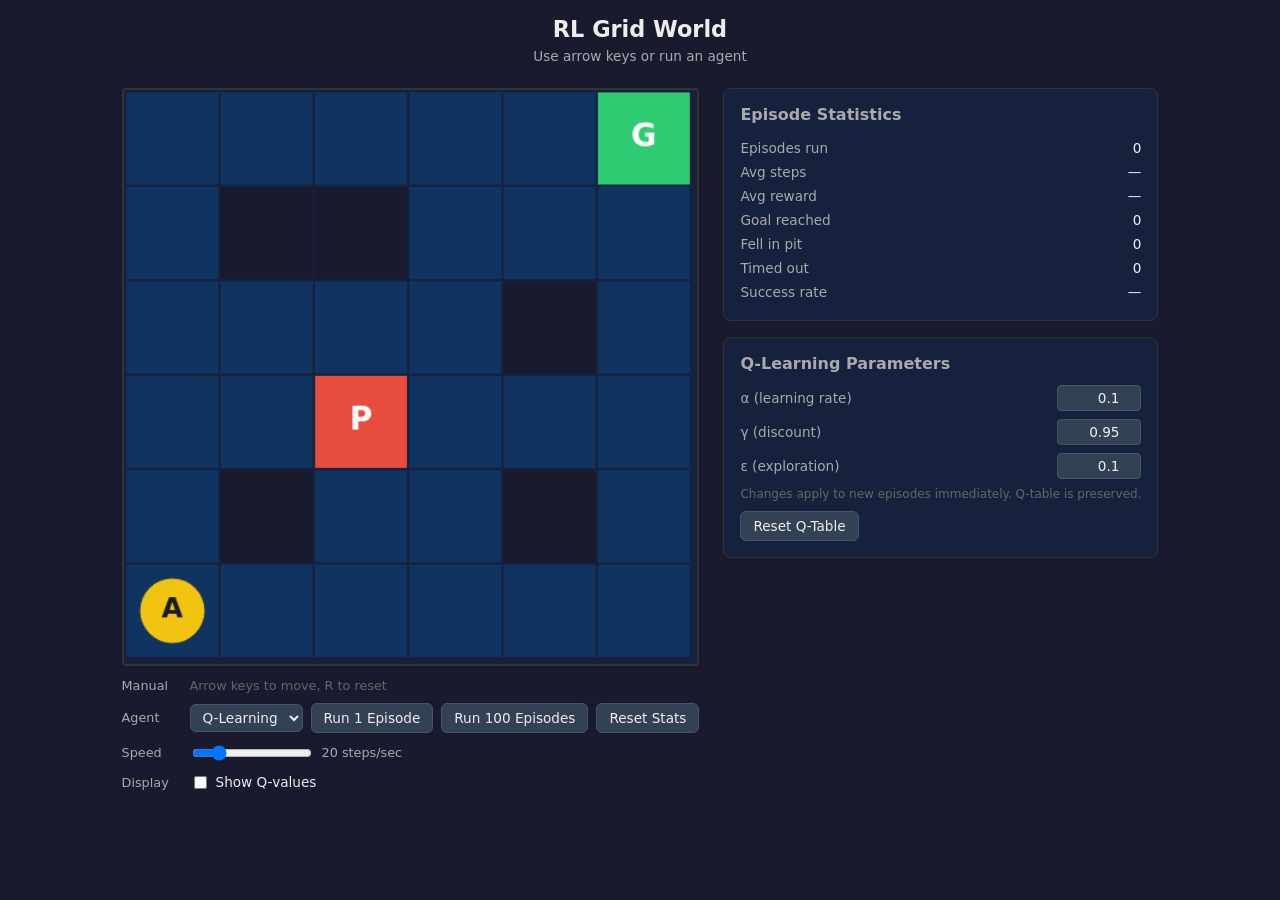
<file: rl-grid-world/v2/index.html>
<!doctype html>
<html lang="en">
<head>
  <meta charset="utf-8"/>
  <meta name="viewport" content="width=device-width,initial-scale=1"/>
  <title>RL Grid World</title>
  <link rel="stylesheet" href="styles.css"/>
</head>
<body>
  <header>
    <h1>RL Grid World</h1>
    <div id="status" class="status">Use arrow keys or run an agent</div>
  </header>

  <main>
    <div class="panel">
      <canvas id="grid" width="480" height="480"></canvas>

      <div class="controls">
        <div class="control-group">
          <div class="label">Manual</div>
          <div class="hint">Arrow keys to move, R to reset</div>
        </div>

        <div class="control-group">
          <div class="label">Agent</div>
          <select id="agentSelect">
            <option value="random">Random</option>
            <option value="qlearn" selected>Q-Learning</option>
          </select>
          <button id="runOne">Run 1 Episode</button>
          <button id="runBatch">Run 100 Episodes</button>
          <button id="resetStats">Reset Stats</button>
        </div>

        <div class="control-group">
          <div class="label">Speed</div>
          <input id="speed" type="range" min="1" max="100" value="20"/>
          <span id="speedLabel">20 steps/sec</span>
        </div>

        <div class="control-group">
          <div class="label">Display</div>
          <label class="checkbox-label">
            <input type="checkbox" id="showQ"/> Show Q-values
          </label>
        </div>
      </div>
    </div>

    <div class="side-panels">
      <div class="stats-panel">
        <h2>Episode Statistics</h2>
        <table id="statsTable">
          <tr><td>Episodes run</td><td id="statEpisodes">0</td></tr>
          <tr><td>Avg steps</td><td id="statAvgSteps">—</td></tr>
          <tr><td>Avg reward</td><td id="statAvgReward">—</td></tr>
          <tr><td>Goal reached</td><td id="statGoals">0</td></tr>
          <tr><td>Fell in pit</td><td id="statPits">0</td></tr>
          <tr><td>Timed out</td><td id="statTimeouts">0</td></tr>
          <tr><td>Success rate</td><td id="statSuccessRate">—</td></tr>
        </table>
      </div>

      <div class="stats-panel" id="qParamsPanel">
        <h2>Q-Learning Parameters</h2>
        <div class="param-row">
          <label for="alpha">&#945; (learning rate)</label>
          <input id="alpha" type="number" min="0" max="1" step="0.01" value="0.1"/>
        </div>
        <div class="param-row">
          <label for="gamma">&#947; (discount)</label>
          <input id="gamma" type="number" min="0" max="1" step="0.01" value="0.95"/>
        </div>
        <div class="param-row">
          <label for="epsilon">&#949; (exploration)</label>
          <input id="epsilon" type="number" min="0" max="1" step="0.01" value="0.1"/>
        </div>
        <div class="param-hint">
          Changes apply to new episodes immediately. Q-table is preserved.
        </div>
        <button id="resetQ">Reset Q-Table</button>
      </div>
    </div>
  </main>

  <script src="env.js"></script>
  <script src="render.js"></script>
  <script src="agent.js"></script>
  <script src="main.js"></script>
</body>
</html>
</file>
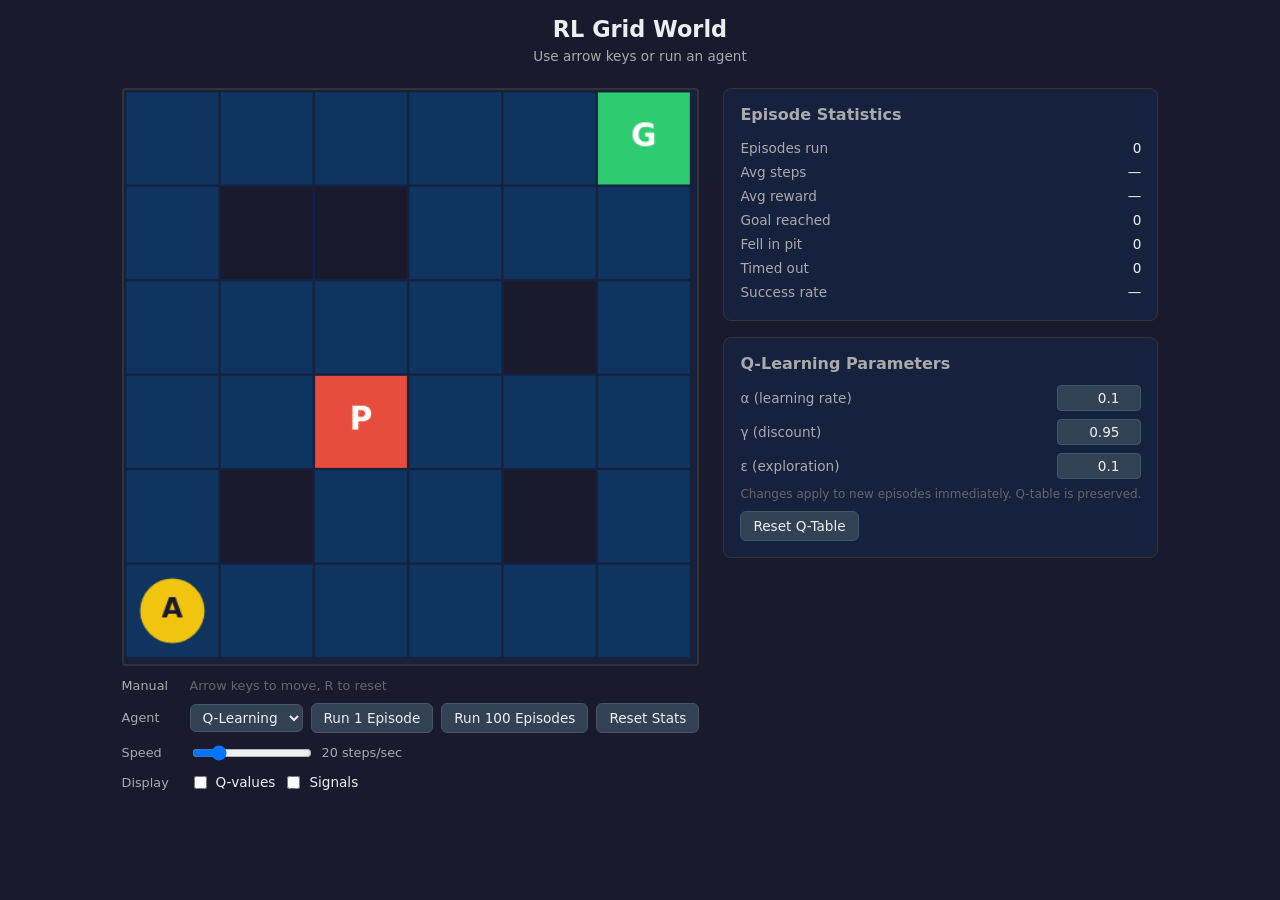
<file: rl-grid-world/v3/index.html>
<!doctype html>
<html lang="en">
<head>
  <meta charset="utf-8"/>
  <meta name="viewport" content="width=device-width,initial-scale=1"/>
  <title>RL Grid World</title>
  <link rel="stylesheet" href="styles.css"/>
</head>
<body>
  <header>
    <h1>RL Grid World</h1>
    <div id="status" class="status">Use arrow keys or run an agent</div>
  </header>

  <main>
    <div class="panel">
      <canvas id="grid" width="480" height="480"></canvas>

      <div class="controls">
        <div class="control-group">
          <div class="label">Manual</div>
          <div class="hint">Arrow keys to move, R to reset</div>
        </div>

        <div class="control-group">
          <div class="label">Agent</div>
          <select id="agentSelect">
            <option value="random">Random</option>
            <option value="qlearn" selected>Q-Learning</option>
          </select>
          <button id="runOne">Run 1 Episode</button>
          <button id="runBatch">Run 100 Episodes</button>
          <button id="resetStats">Reset Stats</button>
        </div>

        <div class="control-group">
          <div class="label">Speed</div>
          <input id="speed" type="range" min="1" max="100" value="20"/>
          <span id="speedLabel">20 steps/sec</span>
        </div>

        <div class="control-group">
          <div class="label">Display</div>
          <label class="checkbox-label">
            <input type="checkbox" id="showQ"/> Q-values
          </label>
          <label class="checkbox-label">
            <input type="checkbox" id="showSignals"/> Signals
          </label>
        </div>
      </div>
    </div>

    <div class="side-panels">
      <div class="stats-panel">
        <h2>Episode Statistics</h2>
        <table id="statsTable">
          <tr><td>Episodes run</td><td id="statEpisodes">0</td></tr>
          <tr><td>Avg steps</td><td id="statAvgSteps">—</td></tr>
          <tr><td>Avg reward</td><td id="statAvgReward">—</td></tr>
          <tr><td>Goal reached</td><td id="statGoals">0</td></tr>
          <tr><td>Fell in pit</td><td id="statPits">0</td></tr>
          <tr><td>Timed out</td><td id="statTimeouts">0</td></tr>
          <tr><td>Success rate</td><td id="statSuccessRate">—</td></tr>
        </table>
      </div>

      <div class="stats-panel" id="qParamsPanel">
        <h2>Q-Learning Parameters</h2>
        <div class="param-row">
          <label for="alpha">&#945; (learning rate)</label>
          <input id="alpha" type="number" min="0" max="1" step="0.01" value="0.1"/>
        </div>
        <div class="param-row">
          <label for="gamma">&#947; (discount)</label>
          <input id="gamma" type="number" min="0" max="1" step="0.01" value="0.95"/>
        </div>
        <div class="param-row">
          <label for="epsilon">&#949; (exploration)</label>
          <input id="epsilon" type="number" min="0" max="1" step="0.01" value="0.1"/>
        </div>
        <div class="param-hint">
          Changes apply to new episodes immediately. Q-table is preserved.
        </div>
        <button id="resetQ">Reset Q-Table</button>
      </div>
    </div>
  </main>

  <script src="env.js"></script>
  <script src="render.js"></script>
  <script src="agent.js"></script>
  <script src="main.js"></script>
</body>
</html>
</file>
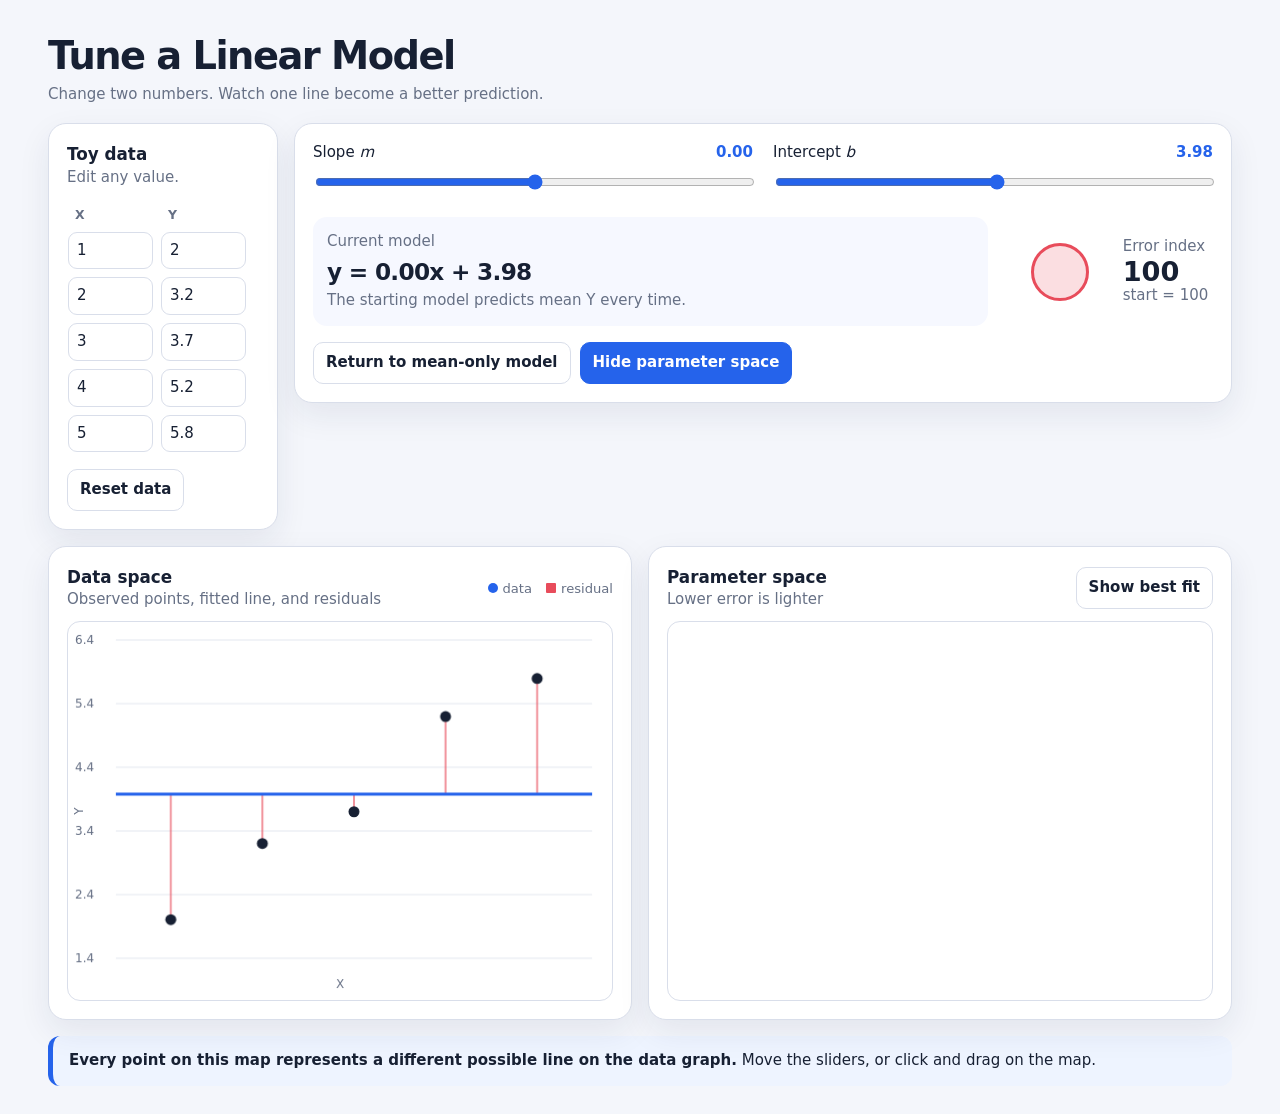
<file: TuneLinearModel/TuneLinearModel.html>
<!DOCTYPE html>
<!-- saved from url=(0131)file:///Users/dan/Documents/Codex/2026-08-14/referenced-chatgpt-conversation-this-is-untrusted/outputs/linear-regression-tuner.html -->
<html lang="en"><head><meta http-equiv="Content-Type" content="text/html; charset=UTF-8">
  
  <meta name="viewport" content="width=device-width, initial-scale=1">
  <title>Tune a Linear Model</title>
  <style>
    :root { --ink:#172033; --muted:#667085; --line:#d9deea; --panel:#fff; --bg:#f4f6fb; --blue:#2563eb; --cyan:#0ea5e9; --red:#e84c5b; --shadow:0 12px 32px rgba(24,39,75,.08); }
    * { box-sizing:border-box; }
    body { margin:0; background:var(--bg); color:var(--ink); font:15px/1.45 Inter,ui-sans-serif,system-ui,-apple-system,BlinkMacSystemFont,"Segoe UI",sans-serif; }
    button,input { font:inherit; }
    button { cursor:pointer; }
    .app { max-width:1240px; margin:auto; padding:28px; }
    header { display:flex; align-items:end; justify-content:space-between; gap:20px; margin-bottom:18px; }
    h1,h2,p { margin:0; }
    h1 { font-size:clamp(1.7rem,3vw,2.5rem); letter-spacing:-.04em; }
    h2 { font-size:1.05rem; }
    .subtitle,.hint { color:var(--muted); }
    .layout { display:grid; grid-template-columns:230px minmax(0,1fr); gap:16px; }
    .card { background:var(--panel); border:1px solid var(--line); border-radius:18px; box-shadow:var(--shadow); padding:18px; }
    .data-card { grid-row:span 2; }
    table { width:100%; border-collapse:separate; border-spacing:6px; margin:10px -6px; }
    th { text-align:left; color:var(--muted); font-size:.78rem; text-transform:uppercase; letter-spacing:.08em; padding-left:8px; }
    input[type=number] { width:100%; min-width:0; border:1px solid var(--line); border-radius:9px; padding:7px 8px; color:var(--ink); background:#fff; }
    input[type=number]:focus,button:focus-visible,input[type=range]:focus-visible { outline:3px solid rgba(37,99,235,.22); outline-offset:2px; }
    .controls { display:grid; grid-template-columns:1fr 1fr; gap:20px; }
    .range-label { display:flex; justify-content:space-between; align-items:center; margin-bottom:8px; }
    .range-label output { font-variant-numeric:tabular-nums; font-weight:750; color:var(--blue); }
    input[type=range] { width:100%; accent-color:var(--blue); }
    .status { display:grid; grid-template-columns:minmax(220px,1fr) auto; align-items:center; gap:20px; margin-top:20px; }
    .model-box { background:#f6f8ff; border-radius:14px; padding:14px; }
    .equation { font-size:1.45rem; font-weight:780; letter-spacing:-.03em; margin:2px 0; font-variant-numeric:tabular-nums; }
    .error-box { display:flex; align-items:center; justify-content:center; min-width:205px; gap:16px; }
    .orb-wrap { width:94px; height:94px; display:grid; place-items:center; }
    .orb { width:var(--size,58px); height:var(--size,58px); border-radius:50%; background:rgba(232,76,91,.18); border:3px solid var(--red); transition:width .09s linear,height .09s linear; }
    .error-number { font-size:1.7rem; font-weight:800; font-variant-numeric:tabular-nums; line-height:1; }
    .actions { display:flex; flex-wrap:wrap; gap:9px; margin-top:16px; }
    button { border:1px solid var(--line); color:var(--ink); background:#fff; border-radius:10px; padding:9px 12px; font-weight:650; }
    button:hover { border-color:#aeb7ca; background:#f8faff; }
    button.primary { background:var(--blue); color:#fff; border-color:var(--blue); }
    button.primary:hover { background:#1d4ed8; }
    .plots { display:grid; grid-template-columns:1fr; gap:16px; margin-top:16px; }
    .plots.revealed { grid-template-columns:1fr 1fr; }
    .plot-head { display:flex; align-items:center; justify-content:space-between; gap:10px; margin-bottom:10px; }
    canvas { width:100%; height:380px; display:block; border:1px solid var(--line); border-radius:13px; background:#fff; touch-action:none; }
    .parameter { display:none; }
    .plots.revealed .parameter { display:block; }
    .callout { display:none; margin-top:16px; border-left:5px solid var(--blue); background:#eef4ff; border-radius:12px; padding:14px 16px; }
    .callout.visible { display:block; }
    .legend { display:flex; gap:14px; color:var(--muted); font-size:.82rem; }
    .key::before { content:""; display:inline-block; width:10px; height:10px; margin-right:5px; border-radius:50%; background:var(--blue); }
    .key.residual::before { border-radius:1px; background:var(--red); }
    .sr-only { position:absolute; width:1px; height:1px; padding:0; margin:-1px; overflow:hidden; clip:rect(0,0,0,0); white-space:nowrap; border:0; }
    @media(max-width:820px){ .app{padding:16px}.layout{grid-template-columns:1fr}.data-card{grid-row:auto}.plots.revealed{grid-template-columns:1fr}.status{grid-template-columns:1fr}.controls{grid-template-columns:1fr}canvas{height:330px} }
  </style>
</head>
<body>
<main class="app" id="app">
  <header><div><h1>Tune a Linear Model</h1><p class="subtitle">Change two numbers. Watch one line become a better prediction.</p></div></header>
  <div class="layout">
    <section class="card data-card" aria-labelledby="data-title">
      <h2 id="data-title">Toy data</h2><p class="hint">Edit any value.</p>
      <table><thead><tr><th scope="col">X</th><th scope="col">Y</th></tr></thead><tbody id="rows"><tr><td><input type="number" step="0.1" value="1" data-i="0" data-k="x" aria-label="X value 1"></td><td><input type="number" step="0.1" value="2" data-i="0" data-k="y" aria-label="Y value 1"></td></tr><tr><td><input type="number" step="0.1" value="2" data-i="1" data-k="x" aria-label="X value 2"></td><td><input type="number" step="0.1" value="3.2" data-i="1" data-k="y" aria-label="Y value 2"></td></tr><tr><td><input type="number" step="0.1" value="3" data-i="2" data-k="x" aria-label="X value 3"></td><td><input type="number" step="0.1" value="3.7" data-i="2" data-k="y" aria-label="Y value 3"></td></tr><tr><td><input type="number" step="0.1" value="4" data-i="3" data-k="x" aria-label="X value 4"></td><td><input type="number" step="0.1" value="5.2" data-i="3" data-k="y" aria-label="Y value 4"></td></tr><tr><td><input type="number" step="0.1" value="5" data-i="4" data-k="x" aria-label="X value 5"></td><td><input type="number" step="0.1" value="5.8" data-i="4" data-k="y" aria-label="Y value 5"></td></tr></tbody></table>
      <button id="reset">Reset data</button>
    </section>
    <section class="card">
      <div class="controls">
        <label><span class="range-label"><span>Slope <i>m</i></span><output id="mOut">0.96</output></span><input id="mSlider" type="range" step="0.01" min="-2.5" max="2.5"></label>
        <label><span class="range-label"><span>Intercept <i>b</i></span><output id="bOut">1.10</output></span><input id="bSlider" type="range" step="0.01" min="-3.6999999999999993" max="11.5"></label>
      </div>
      <div class="status">
        <div class="model-box"><span class="hint">Current model</span><div class="equation" id="equation">y = 0.96x + 1.10</div><span class="hint">The starting model predicts mean Y every time.</span></div>
        <div class="error-box"><div class="orb-wrap"><div class="orb" id="orb" aria-hidden="true" style="--size: 14.207040508142432px;"></div></div><div><div class="hint">Error index</div><div class="error-number" id="errorOut" aria-live="polite">2.0</div><div class="hint">start = 100</div></div></div>
      </div>
      <div class="actions"><button id="mean">Return to mean-only model</button><button class="primary" id="reveal" aria-expanded="true">Hide parameter space</button></div>
    </section>
  </div>
  <div class="plots revealed" id="plots">
    <section class="card"><div class="plot-head"><div><h2>Data space</h2><p class="hint">Observed points, fitted line, and residuals</p></div><div class="legend"><span class="key">data</span><span class="key residual">residual</span></div></div><canvas id="dataPlot" role="img" aria-label="Scatterplot with fitted line and residuals" width="1092" height="760"></canvas></section>
    <section class="card parameter" id="parameter"><div class="plot-head"><div><h2>Parameter space</h2><p class="hint">Lower error is lighter</p></div><button id="best">Show best fit</button></div><canvas id="heatmap" role="img" aria-label="Error heatmap for slope and intercept" width="1092" height="760"></canvas></section>
  </div>
  <div class="callout visible" id="callout"><strong>Every point on this map represents a different possible line on the data graph.</strong> Move the sliders, or click and drag on the map.</div>
</main>
<script>
(() => {
  'use strict';
  const defaults=[{x:1,y:2},{x:2,y:3.2},{x:3,y:3.7},{x:4,y:5.2},{x:5,y:5.8}];
  let data=defaults.map(d=>({...d})), m=0, b=0, baseline=1, revealed=false, dragging=false;
  let range={m0:-3,m1:3,b0:-3,b1:9};
  const $=id=>document.getElementById(id), rows=$('rows'), ms=$('mSlider'), bs=$('bSlider');
  const meanY=()=>data.reduce((s,d)=>s+d.y,0)/data.length;
  const sse=(mm,bb)=>data.reduce((s,d)=>s+(d.y-(mm*d.x+bb))**2,0);
  const clamp=(v,a,z)=>Math.max(a,Math.min(z,v));
  function setRanges(){
    const xs=data.map(d=>d.x), ys=data.map(d=>d.y), dx=Math.max(1,Math.max(...xs)-Math.min(...xs)), dy=Math.max(1,Math.max(...ys)-Math.min(...ys));
    const sl=Math.max(2.5,2.5*dy/dx), ylo=Math.min(...ys), yhi=Math.max(...ys);
    range={m0:-sl,m1:sl,b0:ylo-1.5*dy,b1:yhi+1.5*dy};
    ms.min=range.m0; ms.max=range.m1; bs.min=range.b0; bs.max=range.b1;
    m=clamp(m,range.m0,range.m1); b=clamp(b,range.b0,range.b1);
  }
  function renderTable(){
    rows.replaceChildren(...data.map((d,i)=>{ const tr=document.createElement('tr'); tr.innerHTML=`<td><input type="number" step="0.1" value="${d.x}" data-i="${i}" data-k="x" aria-label="X value ${i+1}"></td><td><input type="number" step="0.1" value="${d.y}" data-i="${i}" data-k="y" aria-label="Y value ${i+1}"></td>`; return tr; }));
    rows.querySelectorAll('input').forEach(el=>el.addEventListener('change',e=>{ const v=Number(e.target.value); if(!Number.isFinite(v)){e.target.value=data[+e.target.dataset.i][e.target.dataset.k];return} data[+e.target.dataset.i][e.target.dataset.k]=v; setRanges(); baseline=Math.max(1e-9,sse(0,meanY())); update(); }));
  }
  function canvas2d(el){ const r=el.getBoundingClientRect(), d=devicePixelRatio||1, h=parseFloat(getComputedStyle(el).height); el.width=Math.round(r.width*d);el.height=Math.round(h*d);const c=el.getContext('2d');c.setTransform(d,0,0,d,0,0);return{c,w:r.width,h}; }
  function dataPlot(){
    const {c,w,h}=canvas2d($('dataPlot')), p={l:48,r:20,t:18,b:42}, xs=data.map(d=>d.x), ys=data.map(d=>d.y), xmin=Math.min(...xs), xmax=Math.max(...xs), xp=Math.max(.6,(xmax-xmin)*.12), xa=xmin-xp, xz=xmax+xp;
    let ymin=Math.min(...ys,m*xa+b,m*xz+b), ymax=Math.max(...ys,m*xa+b,m*xz+b), yp=Math.max(.6,(ymax-ymin)*.16);ymin-=yp;ymax+=yp;
    const X=x=>p.l+(x-xa)/(xz-xa)*(w-p.l-p.r), Y=y=>h-p.b-(y-ymin)/(ymax-ymin)*(h-p.t-p.b);
    c.clearRect(0,0,w,h);c.font='12px system-ui';c.fillStyle='#667085';c.strokeStyle='#e3e7ef';c.lineWidth=1;
    for(let i=0;i<=5;i++){const yy=ymin+(ymax-ymin)*i/5, py=Y(yy);c.beginPath();c.moveTo(p.l,py);c.lineTo(w-p.r,py);c.stroke();c.fillText(yy.toFixed(1),7,py+4)}
    c.strokeStyle='#e84c5b';c.lineWidth=2;c.globalAlpha=.6;data.forEach(d=>{c.beginPath();c.moveTo(X(d.x),Y(d.y));c.lineTo(X(d.x),Y(m*d.x+b));c.stroke()});c.globalAlpha=1;
    c.strokeStyle='#2563eb';c.lineWidth=3;c.beginPath();c.moveTo(X(xa),Y(m*xa+b));c.lineTo(X(xz),Y(m*xz+b));c.stroke();
    c.fillStyle='#172033';data.forEach(d=>{c.beginPath();c.arc(X(d.x),Y(d.y),5.5,0,2*Math.PI);c.fill()});
    c.fillStyle='#667085';c.textAlign='center';c.fillText('X',w/2,h-12);c.save();c.translate(15,h/2);c.rotate(-Math.PI/2);c.fillText('Y',0,0);c.restore();
  }
  function heatmap(){
    if(!revealed)return;const {c,w,h}=canvas2d($('heatmap')),p={l:55,r:20,t:18,b:46},cols=64,rr=52,vals=[];
    for(let j=0;j<rr;j++)for(let i=0;i<cols;i++)vals.push(sse(range.m0+(i+.5)/cols*(range.m1-range.m0),range.b1-(j+.5)/rr*(range.b1-range.b0)));
    const sorted=[...vals].sort((a,z)=>a-z), lo=sorted[0], hi=sorted[Math.floor(sorted.length*.92)]||lo+1, cw=(w-p.l-p.r)/cols,ch=(h-p.t-p.b)/rr;c.clearRect(0,0,w,h);let k=0;
    for(let j=0;j<rr;j++)for(let i=0;i<cols;i++){const q=Math.sqrt(clamp((vals[k++]-lo)/(hi-lo||1),0,1));c.fillStyle=`hsl(${215-205*q} ${78+8*q}% ${96-43*q}%)`;c.fillRect(p.l+i*cw,p.t+j*ch,cw+1,ch+1)}
    c.strokeStyle='#aeb7ca';c.strokeRect(p.l,p.t,w-p.l-p.r,h-p.t-p.b);
    const x=p.l+(m-range.m0)/(range.m1-range.m0)*(w-p.l-p.r),y=p.t+(range.b1-b)/(range.b1-range.b0)*(h-p.t-p.b);c.fillStyle='#fff';c.strokeStyle='#172033';c.lineWidth=3;c.beginPath();c.arc(x,y,8,0,2*Math.PI);c.fill();c.stroke();
    c.fillStyle='#667085';c.font='12px system-ui';c.textAlign='center';c.fillText(range.m0.toFixed(1),p.l,h-23);c.fillText(range.m1.toFixed(1),w-p.r,h-23);c.fillText('slope m',w/2,h-9);c.textAlign='right';c.fillText(range.b1.toFixed(1),p.l-8,p.t+5);c.fillText(range.b0.toFixed(1),p.l-8,h-p.b+4);c.save();c.translate(15,h/2);c.rotate(-Math.PI/2);c.textAlign='center';c.fillText('intercept b',0,0);c.restore();
  }
  function update(){
    ms.value=m;bs.value=b;$('mOut').value=m.toFixed(2);$('bOut').value=b.toFixed(2);$('equation').textContent=`y = ${m.toFixed(2)}x ${b<0?'−':'+'} ${Math.abs(b).toFixed(2)}`;
    const index=100*sse(m,b)/baseline;$('errorOut').textContent=index<10?index.toFixed(1):Math.round(index).toLocaleString();
    const areaRatio=clamp(index/100,0.06,2.4),diameter=58*Math.sqrt(areaRatio);$('orb').style.setProperty('--size',`${diameter}px`);dataPlot();heatmap();
  }
  function meanModel(){m=0;b=meanY();baseline=Math.max(1e-9,sse(m,b));update()}
  function bestFit(){const mx=data.reduce((s,d)=>s+d.x,0)/data.length,my=meanY(),den=data.reduce((s,d)=>s+(d.x-mx)**2,0);m=den?data.reduce((s,d)=>s+(d.x-mx)*(d.y-my),0)/den:0;b=my-m*mx;setRanges();update()}
  function pick(e){const el=$('heatmap'),r=el.getBoundingClientRect(),p={l:55,r:20,t:18,b:46},x=clamp(e.clientX-r.left,p.l,r.width-p.r),y=clamp(e.clientY-r.top,p.t,r.height-p.b);m=range.m0+(x-p.l)/(r.width-p.l-p.r)*(range.m1-range.m0);b=range.b1-(y-p.t)/(r.height-p.t-p.b)*(range.b1-range.b0);update()}
  ms.addEventListener('input',()=>{m=+ms.value;update()});bs.addEventListener('input',()=>{b=+bs.value;update()});$('mean').addEventListener('click',meanModel);$('best').addEventListener('click',bestFit);
  $('reset').addEventListener('click',()=>{data=defaults.map(d=>({...d}));renderTable();setRanges();meanModel()});
  $('reveal').addEventListener('click',e=>{revealed=!revealed;$('plots').classList.toggle('revealed',revealed);$('callout').classList.toggle('visible',revealed);e.currentTarget.textContent=revealed?'Hide parameter space':'Reveal parameter space';e.currentTarget.setAttribute('aria-expanded',revealed);requestAnimationFrame(update)});
  const hm=$('heatmap');hm.addEventListener('pointerdown',e=>{dragging=true;hm.setPointerCapture(e.pointerId);pick(e)});hm.addEventListener('pointermove',e=>{if(dragging)pick(e)});hm.addEventListener('pointerup',()=>dragging=false);hm.addEventListener('pointercancel',()=>dragging=false);
  let resizeTimer;addEventListener('resize',()=>{clearTimeout(resizeTimer);resizeTimer=setTimeout(update,80)});
  renderTable();setRanges();meanModel();
})();
</script>


</body></html>
</file>
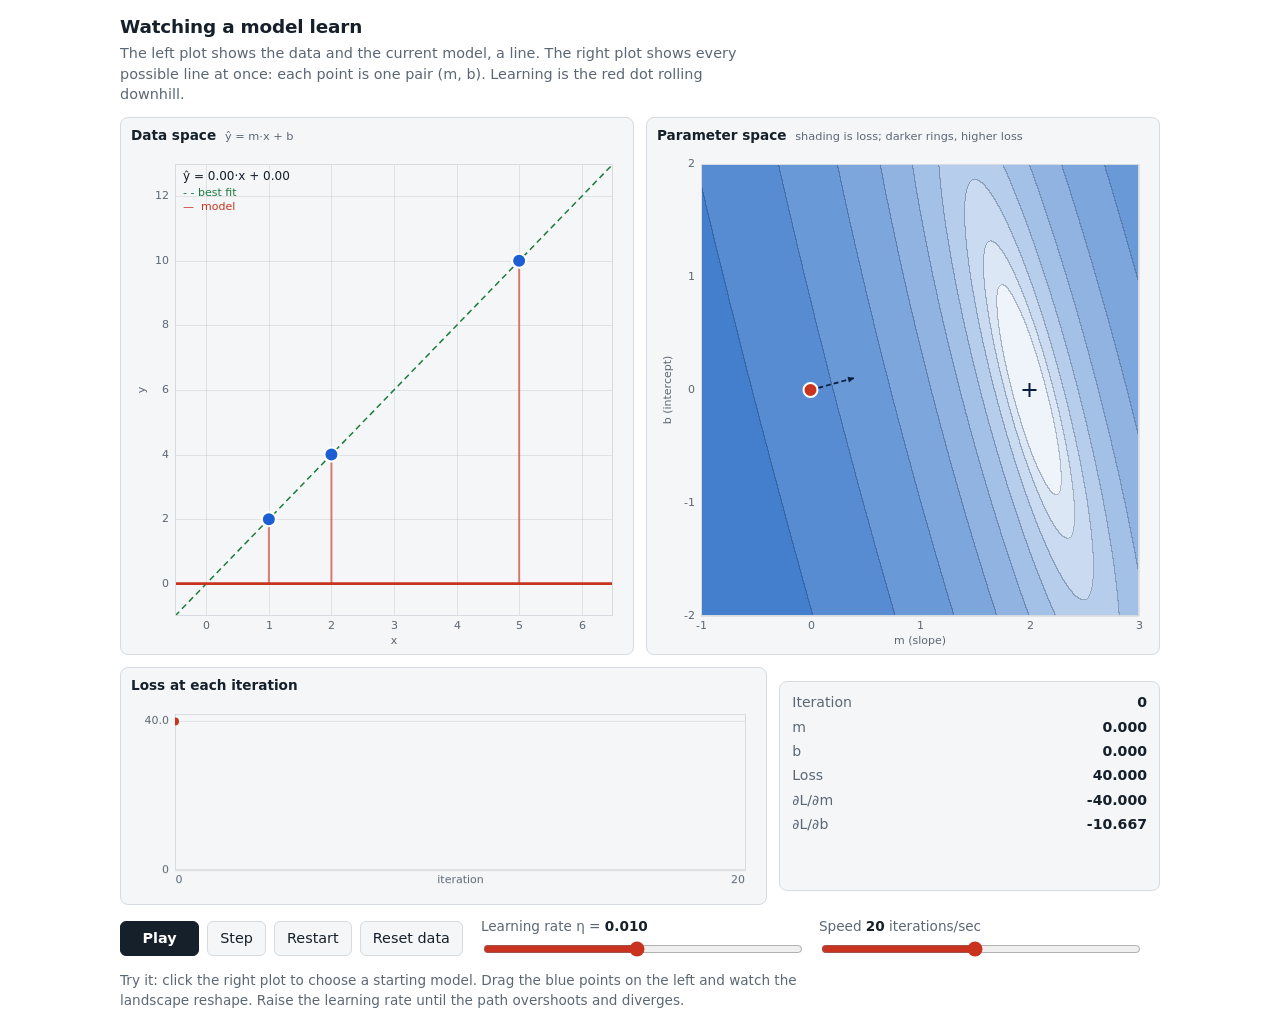
<file: watch-model-learn/gd_app-v0.html>
<!doctype html>
<html lang="en">
<head>
<meta charset="utf-8">
<meta name="viewport" content="width=device-width, initial-scale=1, viewport-fit=cover">
<title>Watching a model learn: data space and parameter space</title>
<style>
  /* ---------- Tokens (light default, dark via OS setting or data-theme) ---------- */
  :root {
    --bg: #ffffff;
    --panel: #f4f6f8;
    --fg: #16202a;
    --muted: #5b6773;
    --grid: rgba(22, 32, 42, 0.09);
    --border: #d5dbe1;
    --data: #1c5fd4;      /* the data */
    --model: #c8321f;     /* the model / the learner */
    --best: #1b7a3d;      /* the known best fit */
    --focus: #1c5fd4;
  }
  @media (prefers-color-scheme: dark) {
    :root:not([data-theme="light"]) {
      --bg: #12171c; --panel: #1a2128; --fg: #e6ebf0; --muted: #94a1ae;
      --grid: rgba(230, 235, 240, 0.10); --border: #303a44;
      --data: #6ea2ff; --model: #ff7a63; --best: #5fd08a; --focus: #6ea2ff;
    }
  }
  :root[data-theme="dark"] {
    --bg: #12171c; --panel: #1a2128; --fg: #e6ebf0; --muted: #94a1ae;
    --grid: rgba(230, 235, 240, 0.10); --border: #303a44;
    --data: #6ea2ff; --model: #ff7a63; --best: #5fd08a; --focus: #6ea2ff;
  }

  * { box-sizing: border-box; }
  html, body { margin: 0; background: var(--bg); color: var(--fg); }
  body {
    font: 15px/1.45 system-ui, -apple-system, "Segoe UI", Roboto, sans-serif;
    padding: 14px;
    padding-top: calc(14px + env(safe-area-inset-top, 0px));
    padding-bottom: calc(14px + env(safe-area-inset-bottom, 0px));
  }
  #app { max-width: 1040px; margin: 0 auto; }
  h1 { font-size: 1.15rem; font-weight: 650; margin: 0 0 2px; letter-spacing: -0.01em; }
  .sub { margin: 0 0 12px; color: var(--muted); font-size: 0.9rem; max-width: 70ch; }

  .plots { display: grid; grid-template-columns: repeat(2, minmax(0, 1fr)); gap: 12px; }
  .strip { display: grid; grid-template-columns: minmax(0, 1.7fr) minmax(0, 1fr); gap: 12px; margin-top: 12px; }
  @media (max-width: 660px) {
    .plots, .strip { grid-template-columns: minmax(0, 1fr); }
  }

  figure { margin: 0; background: var(--panel); border: 1px solid var(--border); border-radius: 8px; padding: 8px 8px 6px; }
  figcaption { font-size: 0.85rem; font-weight: 600; padding: 0 2px 6px; }
  figcaption small { font-weight: 400; color: var(--muted); margin-left: 4px; }
  .box { position: relative; width: 100%; aspect-ratio: 1 / 1; }
  .box.wide { aspect-ratio: 3.2 / 1; min-height: 120px; }
  .box canvas { position: absolute; inset: 0; width: 100%; height: 100%; display: block; touch-action: none; }
  #data, #param { cursor: crosshair; }

  .readout { display: grid; grid-template-columns: auto 1fr; gap: 4px 12px; align-content: start;
             background: var(--panel); border: 1px solid var(--border); border-radius: 8px; padding: 10px 12px;
             font-variant-numeric: tabular-nums; font-size: 0.88rem; }
  .readout dt { color: var(--muted); }
  .readout dd { margin: 0; text-align: right; font-weight: 600; }
  #status { grid-column: 1 / -1; min-height: 1.3em; margin-top: 4px; font-size: 0.85rem; font-weight: 500; color: var(--model); }

  .controls { display: flex; flex-wrap: wrap; gap: 10px 18px; align-items: center; margin-top: 12px; }
  .btns { display: flex; flex-wrap: wrap; gap: 8px; }
  button {
    font: inherit; font-size: 0.9rem; color: var(--fg); background: var(--panel);
    border: 1px solid var(--border); border-radius: 6px; padding: 6px 12px; cursor: pointer;
  }
  button:hover { border-color: var(--muted); }
  button.primary { background: var(--fg); color: var(--bg); border-color: var(--fg); font-weight: 600; min-width: 5.5em; }
  button:focus-visible, input[type=range]:focus-visible { outline: 2px solid var(--focus); outline-offset: 2px; }
  .slider { display: flex; flex-direction: column; gap: 2px; min-width: 190px; flex: 1 1 190px; max-width: 320px; }
  .slider label { font-size: 0.85rem; color: var(--muted); font-variant-numeric: tabular-nums; }
  .slider label b { color: var(--fg); font-weight: 650; }
  input[type=range] { width: 100%; accent-color: var(--model); }
  .hint { margin: 12px 0 0; color: var(--muted); font-size: 0.85rem; max-width: 80ch; }
</style>
</head>
<body>
<main id="app">
  <h1>Watching a model learn</h1>
  <p class="sub">The left plot shows the data and the current model, a line. The right plot shows every possible line at once: each point is one pair (m, b). Learning is the red dot rolling downhill.</p>

  <section class="plots" aria-label="Plots">
    <figure>
      <figcaption>Data space <small>ŷ = m·x + b</small></figcaption>
      <div class="box"><canvas id="data" aria-label="Data points and the current model line"></canvas></div>
    </figure>
    <figure>
      <figcaption>Parameter space <small>shading is loss; darker rings, higher loss</small></figcaption>
      <div class="box"><canvas id="param" aria-label="Loss contours over m and b with the training path"></canvas></div>
    </figure>
  </section>

  <section class="strip">
    <figure>
      <figcaption>Loss at each iteration</figcaption>
      <div class="box wide"><canvas id="lossc" aria-label="Loss over iterations"></canvas></div>
    </figure>
    <dl class="readout" aria-live="off">
      <dt>Iteration</dt><dd id="r-iter">0</dd>
      <dt>m</dt><dd id="r-m">0.000</dd>
      <dt>b</dt><dd id="r-b">0.000</dd>
      <dt>Loss</dt><dd id="r-loss">0.000</dd>
      <dt>∂L/∂m</dt><dd id="r-dm">0.000</dd>
      <dt>∂L/∂b</dt><dd id="r-db">0.000</dd>
      <div id="status" role="status" aria-live="polite"></div>
    </dl>
  </section>

  <section class="controls">
    <div class="btns">
      <button id="play" class="primary" type="button">Play</button>
      <button id="step" type="button">Step</button>
      <button id="restart" type="button">Restart</button>
      <button id="resetdata" type="button">Reset data</button>
    </div>
    <div class="slider">
      <label for="lr">Learning rate η = <b id="lr-val">0.010</b></label>
      <input id="lr" type="range" min="0" max="100" step="0.5" value="48.1">
    </div>
    <div class="slider">
      <label for="speed">Speed <b id="speed-val">20</b> iterations/sec</label>
      <input id="speed" type="range" min="0" max="100" step="0.5" value="48.2">
    </div>
  </section>

  <p class="hint">Try it: click the right plot to choose a starting model. Drag the blue points on the left and watch the landscape reshape. Raise the learning rate until the path overshoots and diverges.</p>
</main>

<script>
(() => {
  'use strict';

  /* ================= State ================= */
  const DEFAULT_PTS = [[1, 2], [2, 4], [5, 10]];
  const MAX_ITERS = 20000;
  const st = {
    pts: DEFAULT_PTS.map(([x, y]) => ({ x, y })),
    m: 0, b: 0,
    lr: 0.01, sps: 20,
    playing: false,
    iter: 0,
    path: [], hist: [],
    stop: null,            // null | 'converged' | 'diverged' | 'cap'
    best: null,
  };
  let needsDraw = true;

  /* ================= Math ================= */
  function loss(m, b) {
    let s = 0;
    for (const p of st.pts) { const e = m * p.x + b - p.y; s += e * e; }
    return s / st.pts.length;
  }
  function grad(m, b) {                       // dL/dm = (2/N) Σ x e ; dL/db = (2/N) Σ e
    let gm = 0, gb = 0;
    for (const p of st.pts) { const e = m * p.x + b - p.y; gm += p.x * e; gb += e; }
    const k = 2 / st.pts.length;
    return { dm: k * gm, db: k * gb };
  }
  function fitBest() {                        // closed-form least squares, only to mark the target
    const n = st.pts.length;
    let sx = 0, sy = 0, sxx = 0, sxy = 0;
    for (const p of st.pts) { sx += p.x; sy += p.y; sxx += p.x * p.x; sxy += p.x * p.y; }
    const den = n * sxx - sx * sx;
    st.best = Math.abs(den) < 1e-9 ? null : { m: (n * sxy - sx * sy) / den, b: (sy - ((n * sxy - sx * sy) / den) * sx) / n };
  }

  /* ================= Training loop ================= */
  function resetHistory() {
    st.path = [{ m: st.m, b: st.b }];
    st.hist = [loss(st.m, st.b)];
    st.iter = 0;
    st.stop = null;
    needsDraw = true;
  }
  function step() {
    if (st.stop) return;
    const g = grad(st.m, st.b);
    st.m -= st.lr * g.dm;                     // the whole idea, in two lines
    st.b -= st.lr * g.db;
    st.iter++;
    const L = loss(st.m, st.b);
    st.path.push({ m: st.m, b: st.b });
    st.hist.push(L);
    if (!isFinite(L) || L > 1e6) { st.stop = 'diverged'; st.playing = false; }
    else if (Math.hypot(g.dm, g.db) < 1e-4) { st.stop = 'converged'; st.playing = false; }
    else if (st.iter >= MAX_ITERS) { st.stop = 'cap'; st.playing = false; }
    needsDraw = true;
  }
  function restart() {
    const s = st.path[0];
    st.m = s.m; st.b = s.b;
    resetHistory();
  }

  /* ================= Canvas views ================= */
  const range = (a, b, s) => { const r = []; for (let v = a; v <= b + 1e-9; v += s) r.push(v); return r; };
  function makeView(id, xr, yr, xt, yt, xlab, ylab) {
    const canvas = document.getElementById(id);
    const v = { canvas, ctx: canvas.getContext('2d'), xr, yr, xt, yt, xlab, ylab,
                w: 0, h: 0, l: 46, r: 12, t: 12, bt: 32, pw: 0, ph: 0 };
    v.X = (x) => v.l + (x - v.xr[0]) / (v.xr[1] - v.xr[0]) * v.pw;
    v.Y = (y) => v.t + v.ph - (y - v.yr[0]) / (v.yr[1] - v.yr[0]) * v.ph;
    v.ix = (px) => v.xr[0] + (px - v.l) / v.pw * (v.xr[1] - v.xr[0]);
    v.iy = (py) => v.yr[0] + (v.t + v.ph - py) / v.ph * (v.yr[1] - v.yr[0]);
    v.fit = () => {
      const dpr = Math.min(window.devicePixelRatio || 1, 2);
      const rect = canvas.getBoundingClientRect();
      v.w = Math.max(1, Math.round(rect.width));
      v.h = Math.max(1, Math.round(rect.height));
      canvas.width = v.w * dpr; canvas.height = v.h * dpr;
      v.ctx.setTransform(dpr, 0, 0, dpr, 0, 0);
      v.pw = Math.max(1, v.w - v.l - v.r);
      v.ph = Math.max(1, v.h - v.t - v.bt);
    };
    return v;
  }
  const D = makeView('data',  [-0.5, 6.5], [-1, 13], range(0, 6, 1),  range(0, 12, 2), 'x', 'y');
  const P = makeView('param', [-1, 3],     [-2, 2],  range(-1, 3, 1), range(-2, 2, 1),  'm (slope)', 'b (intercept)');
  const Lc = makeView('lossc', [0, 1], [0, 1], [], [], 'iteration', 'loss');
  Lc.l = 46; Lc.bt = 28;

  /* ================= Colors ================= */
  const C = {};
  function isDark() {
    const t = document.documentElement.dataset.theme;
    if (t) return t === 'dark';
    return window.matchMedia('(prefers-color-scheme: dark)').matches;
  }
  function readColors() {
    const cs = getComputedStyle(document.documentElement);
    for (const k of ['fg', 'muted', 'grid', 'border', 'panel', 'data', 'model', 'best', 'bg'])
      C[k] = cs.getPropertyValue('--' + k).trim();
    C.dark = isDark();
  }
  function hslToRgb(h, s, l) {
    s /= 100; l /= 100;
    const k = (n) => (n + h / 30) % 12, a = s * Math.min(l, 1 - l);
    const f = (n) => l - a * Math.max(-1, Math.min(k(n) - 3, Math.min(9 - k(n), 1)));
    return [Math.round(255 * f(0)), Math.round(255 * f(8)), Math.round(255 * f(4))];
  }

  /* ================= Loss landscape (banded contours) ================= */
  const THRESH = [0.25, 0.5, 1, 2, 4, 8, 16, 32, 64, 128, 256];   // band edges, each about 2x the last
  const heat = document.createElement('canvas');
  function buildHeat() {
    const pw = P.pw, ph = P.ph;
    if (pw < 2 || ph < 2) return;
    heat.width = pw; heat.height = ph;
    const hc = heat.getContext('2d');
    const img = hc.createImageData(pw, ph);
    const bands = new Uint8Array(pw * ph);
    const [m0, m1] = P.xr, [b0, b1] = P.yr;
    for (let y = 0; y < ph; y++) {
      const b = b1 - (y + 0.5) / ph * (b1 - b0);
      for (let x = 0; x < pw; x++) {
        const m = m0 + (x + 0.5) / pw * (m1 - m0);
        const L = loss(m, b);
        let k = 0; while (k < THRESH.length && L > THRESH[k]) k++;
        bands[y * pw + x] = k;
      }
    }
    const nb = THRESH.length + 1;
    const ramp = [];
    for (let k = 0; k < nb; k++) {
      const t = k / (nb - 1);
      ramp.push(C.dark ? hslToRgb(212, 42, 13 + 42 * t) : hslToRgb(214, 58, 96 - 52 * t));
    }
    const edge = C.dark ? [255, 255, 255] : [10, 30, 60], ea = C.dark ? 0.30 : 0.28;
    for (let y = 0; y < ph; y++) {
      for (let x = 0; x < pw; x++) {
        const i = y * pw + x, k = bands[i];
        let [r, g, b] = ramp[k];
        const onEdge = (x + 1 < pw && bands[i + 1] !== k) || (y + 1 < ph && bands[i + pw] !== k);
        if (onEdge) { r += (edge[0] - r) * ea; g += (edge[1] - g) * ea; b += (edge[2] - b) * ea; }
        const o = i * 4;
        img.data[o] = r; img.data[o + 1] = g; img.data[o + 2] = b; img.data[o + 3] = 255;
      }
    }
    hc.putImageData(img, 0, 0);
  }

  /* ================= Drawing helpers ================= */
  const FONT = '11px system-ui, -apple-system, "Segoe UI", sans-serif';
  function drawAxes(v) {
    const c = v.ctx;
    c.clearRect(0, 0, v.w, v.h);
    c.font = FONT; c.fillStyle = C.muted; c.strokeStyle = C.grid; c.lineWidth = 1;
    c.textAlign = 'center'; c.textBaseline = 'top';
    for (const x of v.xt) {
      const px = Math.round(v.X(x)) + 0.5;
      c.beginPath(); c.moveTo(px, v.t); c.lineTo(px, v.t + v.ph); c.stroke();
      c.fillText(String(x), px, v.t + v.ph + 5);
    }
    c.textAlign = 'right'; c.textBaseline = 'middle';
    for (const y of v.yt) {
      const py = Math.round(v.Y(y)) + 0.5;
      c.beginPath(); c.moveTo(v.l, py); c.lineTo(v.l + v.pw, py); c.stroke();
      c.fillText(String(y), v.l - 6, py);
    }
    c.textAlign = 'center'; c.textBaseline = 'bottom';
    c.fillText(v.xlab, v.l + v.pw / 2, v.h - 1);
    c.save(); c.translate(11, v.t + v.ph / 2); c.rotate(-Math.PI / 2);
    c.textBaseline = 'top'; c.fillText(v.ylab, 0, -3); c.restore();
  }
  function frame(v) {
    v.ctx.strokeStyle = C.border; v.ctx.lineWidth = 1;
    v.ctx.strokeRect(v.l + 0.5, v.t + 0.5, v.pw - 1, v.ph - 1);
  }
  function clipPlot(v) { v.ctx.save(); v.ctx.beginPath(); v.ctx.rect(v.l, v.t, v.pw, v.ph); v.ctx.clip(); }
  function arrow(c, x0, y0, x1, y1, color) {
    c.strokeStyle = color; c.fillStyle = color; c.lineWidth = 1.75;
    c.setLineDash([5, 3]); c.beginPath(); c.moveTo(x0, y0); c.lineTo(x1, y1); c.stroke(); c.setLineDash([]);
    const a = Math.atan2(y1 - y0, x1 - x0), s = 7;
    if (Math.hypot(x1 - x0, y1 - y0) < 4) return;
    c.beginPath(); c.moveTo(x1, y1);
    c.lineTo(x1 - s * Math.cos(a - 0.45), y1 - s * Math.sin(a - 0.45));
    c.lineTo(x1 - s * Math.cos(a + 0.45), y1 - s * Math.sin(a + 0.45));
    c.closePath(); c.fill();
  }
  const fmt = (n, d = 3) => (isFinite(n) ? n.toFixed(d) : '∞');
  const sgn = (n) => (n < 0 ? '−' : '+');

  /* ================= Data-space plot ================= */
  function drawData() {
    const v = D, c = v.ctx;
    drawAxes(v);
    clipPlot(v);
    const [x0, x1] = v.xr;
    if (st.best) {                                                     // best fit, dashed
      c.strokeStyle = C.best; c.lineWidth = 1.5; c.setLineDash([6, 4]);
      c.beginPath(); c.moveTo(v.X(x0), v.Y(st.best.m * x0 + st.best.b)); c.lineTo(v.X(x1), v.Y(st.best.m * x1 + st.best.b)); c.stroke();
      c.setLineDash([]);
    }
    if (isFinite(st.m) && isFinite(st.b)) {
      c.strokeStyle = C.model; c.globalAlpha = 0.6; c.lineWidth = 2;   // residuals: the errors e_i
      for (const p of st.pts) {
        c.beginPath(); c.moveTo(v.X(p.x), v.Y(p.y)); c.lineTo(v.X(p.x), v.Y(st.m * p.x + st.b)); c.stroke();
      }
      c.globalAlpha = 1; c.lineWidth = 2.75;                            // the model
      c.beginPath(); c.moveTo(v.X(x0), v.Y(st.m * x0 + st.b)); c.lineTo(v.X(x1), v.Y(st.m * x1 + st.b)); c.stroke();
    }
    for (const p of st.pts) {                                          // data points, draggable
      c.beginPath(); c.arc(v.X(p.x), v.Y(p.y), 7, 0, 7);
      c.fillStyle = C.data; c.fill(); c.lineWidth = 2; c.strokeStyle = C.bg; c.stroke();
    }
    c.restore();
    frame(v);
    c.font = '12px system-ui, sans-serif'; c.textAlign = 'left'; c.textBaseline = 'top'; c.fillStyle = C.fg;
    if (isFinite(st.m) && Math.abs(st.m) < 1e5) c.fillText(`ŷ = ${fmt(st.m, 2)}·x ${sgn(st.b)} ${fmt(Math.abs(st.b), 2)}`, v.l + 8, v.t + 7);
    c.font = FONT; c.fillStyle = C.best; c.fillText('- - best fit', v.l + 8, v.t + 24);
    c.fillStyle = C.model; c.fillText('—  model', v.l + 8, v.t + 38);
  }

  /* ================= Parameter-space plot ================= */
  function drawParam() {
    const v = P, c = v.ctx;
    drawAxes(v);
    if (heat.width > 1) c.drawImage(heat, v.l, v.t, v.pw, v.ph);
    frame(v);
    clipPlot(v);
    if (st.best) {                                                     // where the minimum is
      c.strokeStyle = C.dark ? '#fff' : '#0a1e3c'; c.lineWidth = 2;
      const bx = v.X(st.best.m), by = v.Y(st.best.b), s = 7;
      c.beginPath(); c.moveTo(bx - s, by); c.lineTo(bx + s, by); c.moveTo(bx, by - s); c.lineTo(bx, by + s); c.stroke();
    }
    const path = st.path;
    c.strokeStyle = C.model; c.lineWidth = 2.25; c.lineJoin = 'round';
    c.beginPath();
    for (let i = 0; i < path.length; i++) {
      const px = v.X(path[i].m), py = v.Y(path[i].b);
      i ? c.lineTo(px, py) : c.moveTo(px, py);
    }
    c.stroke();
    if (path.length <= 120) {
      c.fillStyle = C.model;
      for (const p of path) { c.beginPath(); c.arc(v.X(p.m), v.Y(p.b), 2.5, 0, 7); c.fill(); }
    }
    if (isFinite(st.m) && isFinite(st.b)) {
      const s0 = path[0];
      c.strokeStyle = C.model; c.lineWidth = 2; c.fillStyle = C.bg;
      c.beginPath(); c.arc(v.X(s0.m), v.Y(s0.b), 5, 0, 7); c.fill(); c.stroke();   // start marker
      if (!st.stop) {                                                    // preview of the next step
        const g = grad(st.m, st.b);
        arrow(c, v.X(st.m), v.Y(st.b), v.X(st.m - st.lr * g.dm), v.Y(st.b - st.lr * g.db), C.dark ? '#fff' : '#0a1e3c');
      }
      c.beginPath(); c.arc(v.X(st.m), v.Y(st.b), 7, 0, 7);
      c.fillStyle = C.model; c.fill(); c.lineWidth = 2; c.strokeStyle = C.bg; c.stroke();
    }
    c.restore();
  }

  /* ================= Loss curve ================= */
  function drawLoss() {
    const v = Lc, c = v.ctx;
    const n = Math.max(20, st.hist.length - 1);
    const h0 = st.hist[0];
    let hmax = 0; for (const L of st.hist) if (L > hmax) hmax = L;
    const ymax = Math.max(h0, Math.min(hmax, h0 * 4), 1e-9) * 1.05;
    v.xr = [0, n]; v.yr = [0, ymax];
    v.xt = [0, n]; v.yt = [0, ymax];
    c.clearRect(0, 0, v.w, v.h);
    c.font = FONT; c.fillStyle = C.muted; c.strokeStyle = C.grid; c.lineWidth = 1;
    c.textAlign = 'center'; c.textBaseline = 'top';
    c.fillText('0', v.X(0) + 4, v.t + v.ph + 5);
    c.fillText(String(n), v.X(n) - 8, v.t + v.ph + 5);
    c.fillText('iteration', v.l + v.pw / 2, v.t + v.ph + 5);
    c.textAlign = 'right'; c.textBaseline = 'middle';
    c.fillText('0', v.l - 6, v.Y(0));
    c.fillText(fmt(ymax / 1.05, ymax > 100 ? 0 : 1), v.l - 6, v.Y(ymax / 1.05));
    for (const y of [0, ymax / 1.05]) {
      const py = Math.round(v.Y(y)) + 0.5;
      c.beginPath(); c.moveTo(v.l, py); c.lineTo(v.l + v.pw, py); c.stroke();
    }
    frame(v);
    clipPlot(v);
    c.strokeStyle = C.model; c.lineWidth = 2; c.lineJoin = 'round';
    c.beginPath();
    st.hist.forEach((L, i) => { const px = v.X(i), py = v.Y(Math.min(L, ymax)); i ? c.lineTo(px, py) : c.moveTo(px, py); });
    c.stroke();
    const last = st.hist.length - 1;
    c.fillStyle = C.model;
    c.beginPath(); c.arc(v.X(last), v.Y(Math.min(st.hist[last], ymax)), 4, 0, 7); c.fill();
    c.restore();
  }

  /* ================= Readout and controls ================= */
  const $ = (id) => document.getElementById(id);
  const STATUS = {
    converged: 'Converged: the slope is essentially zero, so the update no longer moves the model.',
    diverged: 'Diverged: each step overshoots the valley and lands higher. The learning rate is too large.',
    cap: `Stopped at ${MAX_ITERS.toLocaleString()} iterations.`,
  };
  function updateReadout() {
    const g = grad(st.m, st.b);
    $('r-iter').textContent = st.iter.toLocaleString();
    $('r-m').textContent = fmt(st.m);
    $('r-b').textContent = fmt(st.b);
    $('r-loss').textContent = fmt(st.hist[st.hist.length - 1], 3);
    $('r-dm').textContent = fmt(g.dm, 3);
    $('r-db').textContent = fmt(g.db, 3);
    $('status').textContent = st.stop ? STATUS[st.stop] : '';
    $('play').textContent = st.playing ? 'Pause' : 'Play';
  }
  const lrFromSlider = (s) => +(0.001 * Math.pow(120, s / 100)).toPrecision(2);   // 0.001 .. 0.12, rounded to 2 digits (about 0.093 is the edge here)
  const spsFromSlider = (s) => Math.max(1, Math.round(Math.pow(500, s / 100)));              // 1 .. 500 iterations per second
  function readSliders() {
    st.lr = lrFromSlider(+$('lr').value);
    st.sps = spsFromSlider(+$('speed').value);
    $('lr-val').textContent = st.lr.toFixed(st.lr < 0.01 ? 4 : 3);
    $('speed-val').textContent = Math.round(st.sps);
    needsDraw = true;
  }
  function setPlaying(on) {
    if (on && st.stop) restart();
    st.playing = on; needsDraw = true;
  }

  $('play').addEventListener('click', () => setPlaying(!st.playing));
  $('step').addEventListener('click', () => { if (st.stop) restart(); st.playing = false; step(); });
  $('restart').addEventListener('click', () => { st.playing = false; restart(); });
  $('resetdata').addEventListener('click', () => {
    st.pts = DEFAULT_PTS.map(([x, y]) => ({ x, y }));
    onDataChanged();
  });
  $('lr').addEventListener('input', readSliders);
  $('speed').addEventListener('input', readSliders);

  /* ================= Pointer interaction ================= */
  const local = (e, v) => { const r = v.canvas.getBoundingClientRect(); return { x: e.clientX - r.left, y: e.clientY - r.top }; };
  const clamp = (x, lo, hi) => Math.min(hi, Math.max(lo, x));

  function onDataChanged() {
    fitBest(); buildHeat(); resetHistory();
  }

  let dragPt = -1;
  function nearestPoint(pos) {
    let best = -1, bd = 16;
    st.pts.forEach((p, i) => { const d = Math.hypot(D.X(p.x) - pos.x, D.Y(p.y) - pos.y); if (d < bd) { bd = d; best = i; } });
    return best;
  }
  D.canvas.addEventListener('pointerdown', (e) => {
    const i = nearestPoint(local(e, D));
    if (i >= 0) { dragPt = i; D.canvas.setPointerCapture(e.pointerId); }
  });
  D.canvas.addEventListener('pointermove', (e) => {
    const pos = local(e, D);
    if (dragPt >= 0) {
      const p = st.pts[dragPt];
      p.x = clamp(D.ix(pos.x), D.xr[0] + 0.1, D.xr[1] - 0.1);
      p.y = clamp(D.iy(pos.y), D.yr[0] + 0.1, D.yr[1] - 0.1);
      onDataChanged();
    } else {
      D.canvas.style.cursor = nearestPoint(pos) >= 0 ? 'grab' : 'crosshair';
    }
  });
  const endDrag = () => { dragPt = -1; };
  D.canvas.addEventListener('pointerup', endDrag);
  D.canvas.addEventListener('pointercancel', endDrag);

  let paramDown = false;
  function setStartFromPointer(e) {
    const pos = local(e, P);
    if (pos.x < P.l || pos.x > P.l + P.pw || pos.y < P.t || pos.y > P.t + P.ph) return;
    st.m = P.ix(pos.x); st.b = P.iy(pos.y);
    st.playing = false;
    resetHistory();
  }
  P.canvas.addEventListener('pointerdown', (e) => { paramDown = true; P.canvas.setPointerCapture(e.pointerId); setStartFromPointer(e); });
  P.canvas.addEventListener('pointermove', (e) => { if (paramDown) setStartFromPointer(e); });
  P.canvas.addEventListener('pointerup', () => { paramDown = false; });
  P.canvas.addEventListener('pointercancel', () => { paramDown = false; });

  /* ================= Animation loop ================= */
  let last = performance.now(), acc = 0;
  function tick(t) {
    const dt = Math.min(0.1, (t - last) / 1000); last = t;
    if (st.playing) {
      acc += dt * st.sps;
      let n = Math.min(Math.floor(acc), 60);
      acc -= Math.floor(acc);
      while (n-- > 0 && st.playing) step();
      needsDraw = true;
    }
    if (needsDraw) {
      needsDraw = false;
      drawData(); drawParam(); drawLoss(); updateReadout();
    }
    requestAnimationFrame(tick);
  }

  /* ================= Setup ================= */
  function layout() {
    readColors();
    D.fit(); P.fit(); Lc.fit();
    buildHeat();
    needsDraw = true;
  }
  new ResizeObserver(layout).observe(document.querySelector('.plots'));
  new ResizeObserver(layout).observe(document.querySelector('.strip'));
  window.matchMedia('(prefers-color-scheme: dark)').addEventListener('change', layout);

  readSliders();
  fitBest();
  readColors();
  D.fit(); P.fit(); Lc.fit();
  resetHistory();
  buildHeat();
  requestAnimationFrame(tick);
})();
</script>
</body>
</html>
</file>
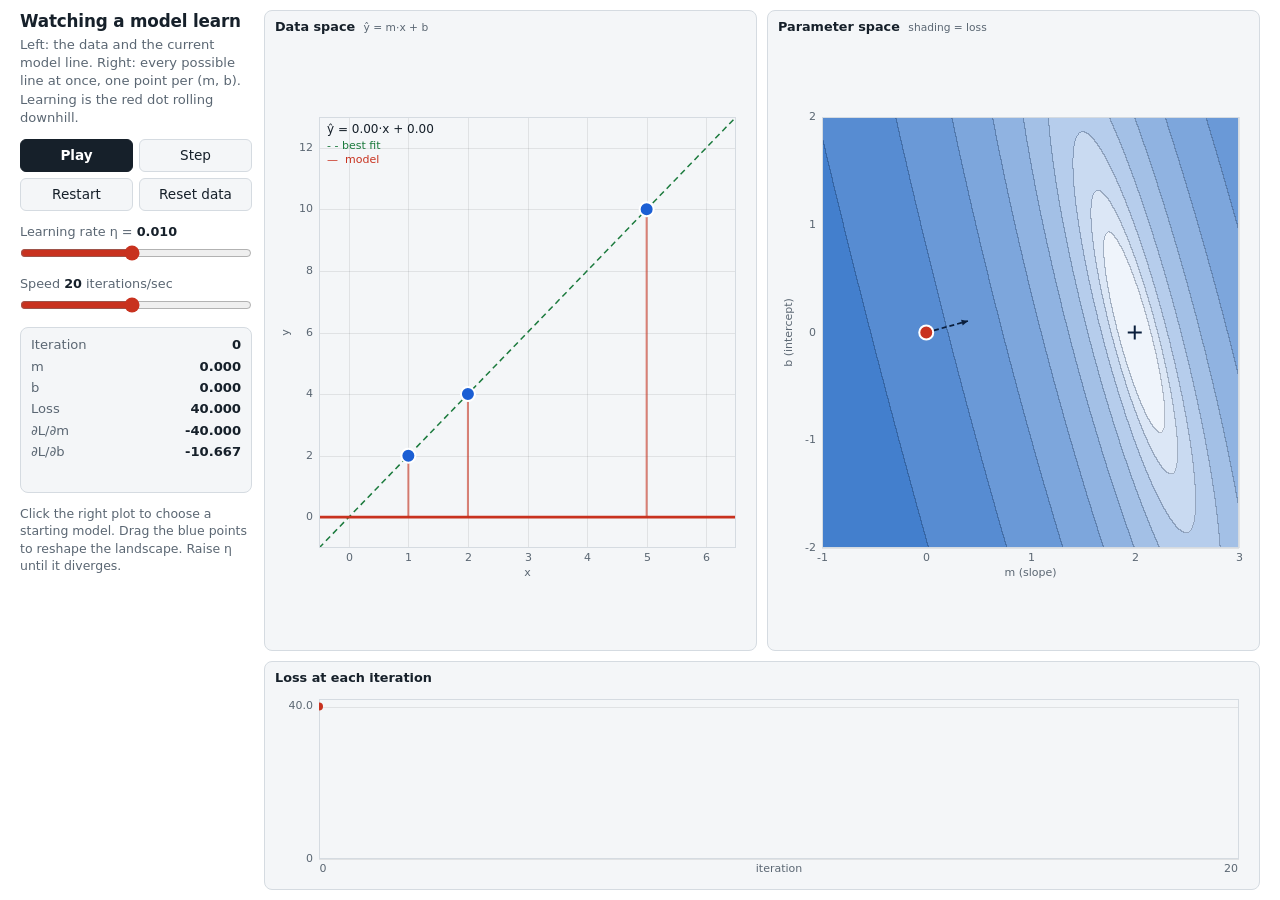
<file: watch-model-learn/gd_app.html>
<!doctype html>
<html lang="en">
<head>
<meta charset="utf-8">
<meta name="viewport" content="width=device-width, initial-scale=1, viewport-fit=cover">
<title>Watching a model learn: data space and parameter space</title>
<style>
  /* ---------- Tokens (light default, dark via OS setting or data-theme) ---------- */
  :root {
    --bg: #ffffff;
    --panel: #f4f6f8;
    --fg: #16202a;
    --muted: #5b6773;
    --grid: rgba(22, 32, 42, 0.09);
    --border: #d5dbe1;
    --data: #1c5fd4;      /* the data */
    --model: #c8321f;     /* the model / the learner */
    --best: #1b7a3d;      /* the known best fit */
    --focus: #1c5fd4;
  }
  @media (prefers-color-scheme: dark) {
    :root:not([data-theme="light"]) {
      --bg: #12171c; --panel: #1a2128; --fg: #e6ebf0; --muted: #94a1ae;
      --grid: rgba(230, 235, 240, 0.10); --border: #303a44;
      --data: #6ea2ff; --model: #ff7a63; --best: #5fd08a; --focus: #6ea2ff;
    }
  }
  :root[data-theme="dark"] {
    --bg: #12171c; --panel: #1a2128; --fg: #e6ebf0; --muted: #94a1ae;
    --grid: rgba(230, 235, 240, 0.10); --border: #303a44;
    --data: #6ea2ff; --model: #ff7a63; --best: #5fd08a; --focus: #6ea2ff;
  }

  * { box-sizing: border-box; }
  html, body { margin: 0; height: 100%; background: var(--bg); color: var(--fg); }
  body {
    font: 14px/1.4 system-ui, -apple-system, "Segoe UI", Roboto, sans-serif;
    padding: 10px;
    padding-top: calc(10px + env(safe-area-inset-top, 0px));
    padding-bottom: calc(10px + env(safe-area-inset-bottom, 0px));
  }

  /* The app fills whatever frame it is given: controls left, plots right. */
  #app {
    display: grid; gap: 12px;
    grid-template-columns: minmax(196px, 232px) minmax(0, 1fr);
    height: 100%; min-height: 430px; max-width: 1240px; margin: 0 auto;
  }
  .side { display: flex; flex-direction: column; gap: 12px; min-height: 0; overflow-y: auto; }
  h1 { font-size: 1.05rem; font-weight: 650; margin: 0 0 2px; letter-spacing: -0.01em; }
  .sub { margin: 0; color: var(--muted); font-size: 0.82rem; }

  .stage {
    display: grid; gap: 10px; min-height: 0; min-width: 0;
    grid-template-columns: repeat(2, minmax(0, 1fr));
    grid-template-rows: minmax(0, 1fr) minmax(84px, 26%);
  }
  .f-loss { grid-column: 1 / -1; }

  figure { margin: 0; display: flex; flex-direction: column; min-height: 0; min-width: 0;
           background: var(--panel); border: 1px solid var(--border); border-radius: 8px; padding: 7px 8px 6px; }
  figcaption { font-size: 0.8rem; font-weight: 600; padding: 0 2px 4px; white-space: nowrap; overflow: hidden; text-overflow: ellipsis; }
  figcaption small { font-weight: 400; color: var(--muted); margin-left: 4px; }

  /* Each plot is the largest square that fits its cell (container-query units). */
  .cell { flex: 1; min-height: 0; min-width: 0; container-type: size; display: grid; place-items: center; }
  .box { position: relative; width: min(100cqw, 100cqh); height: min(100cqw, 100cqh); }
  .f-loss .box { width: 100cqw; height: 100cqh; }
  .box canvas { position: absolute; inset: 0; width: 100%; height: 100%; display: block; touch-action: none; }
  #data, #param { cursor: crosshair; }

  .btns { display: grid; grid-template-columns: 1fr 1fr; gap: 6px; }
  button {
    font: inherit; font-size: 0.85rem; color: var(--fg); background: var(--panel);
    border: 1px solid var(--border); border-radius: 6px; padding: 6px 8px; cursor: pointer;
  }
  button:hover { border-color: var(--muted); }
  button.primary { background: var(--fg); color: var(--bg); border-color: var(--fg); font-weight: 600; }
  button:focus-visible, input[type=range]:focus-visible { outline: 2px solid var(--focus); outline-offset: 2px; }
  .slider { display: flex; flex-direction: column; gap: 2px; }
  .slider label { font-size: 0.8rem; color: var(--muted); font-variant-numeric: tabular-nums; }
  .slider label b { color: var(--fg); font-weight: 650; }
  input[type=range] { width: 100%; margin: 2px 0; accent-color: var(--model); }

  .readout { display: grid; grid-template-columns: auto 1fr; gap: 3px 10px; align-content: start; margin: 0;
             background: var(--panel); border: 1px solid var(--border); border-radius: 8px; padding: 8px 10px;
             font-variant-numeric: tabular-nums; font-size: 0.82rem; }
  .readout dt { color: var(--muted); }
  .readout dd { margin: 0; text-align: right; font-weight: 600; }
  #status { grid-column: 1 / -1; min-height: 1.3em; margin-top: 3px; font-size: 0.78rem; font-weight: 500; color: var(--model); }
  .hint { margin: 0; color: var(--muted); font-size: 0.78rem; }

  /* Short frames (a slide): drop the prose, keep the instrument. */
  @media (max-height: 640px) { .side header, .side .hint { display: none; } }

  /* Narrow frames (a phone): stack everything, plots first, and let the page scroll. */
  @media (max-width: 520px) {
    #app { grid-template-columns: minmax(0, 1fr); height: auto; }
    .stage { order: -1; grid-template-columns: minmax(0, 1fr); grid-template-rows: none; }
    .side { overflow: visible; }
    .cell { container-type: normal; display: block; }
    .box, .f-loss .box { width: 100%; max-width: 440px; margin: 0 auto; height: auto; aspect-ratio: 1 / 1; }
    .f-loss .box { aspect-ratio: 3 / 1; }
  }
</style>
</head>
<body>
<main id="app">
  <aside class="side">
    <header>
      <h1>Watching a model learn</h1>
      <p class="sub">Left: the data and the current model line. Right: every possible line at once, one point per (m, b). Learning is the red dot rolling downhill.</p>
    </header>

    <div class="btns">
      <button id="play" class="primary" type="button">Play</button>
      <button id="step" type="button" title="Take one gradient step">Step</button>
      <button id="restart" type="button" title="Return the model to where this run started and clear the path">Restart</button>
      <button id="resetdata" type="button" title="Restore the original three points and start over from m = 0, b = 0">Reset data</button>
    </div>
    <div class="slider">
      <label for="lr">Learning rate η = <b id="lr-val">0.010</b></label>
      <input id="lr" type="range" min="0" max="100" step="0.5" value="48.1">
    </div>
    <div class="slider">
      <label for="speed">Speed <b id="speed-val">20</b> iterations/sec</label>
      <input id="speed" type="range" min="0" max="100" step="0.5" value="48.2">
    </div>

    <dl class="readout" aria-live="off">
      <dt>Iteration</dt><dd id="r-iter">0</dd>
      <dt>m</dt><dd id="r-m">0.000</dd>
      <dt>b</dt><dd id="r-b">0.000</dd>
      <dt>Loss</dt><dd id="r-loss">0.000</dd>
      <dt>∂L/∂m</dt><dd id="r-dm">0.000</dd>
      <dt>∂L/∂b</dt><dd id="r-db">0.000</dd>
      <div id="status" role="status" aria-live="polite"></div>
    </dl>

    <p class="hint">Click the right plot to choose a starting model. Drag the blue points to reshape the landscape. Raise η until it diverges.</p>
  </aside>

  <section class="stage" aria-label="Plots">
    <figure class="f-data">
      <figcaption>Data space <small>ŷ = m·x + b</small></figcaption>
      <div class="cell"><div class="box"><canvas id="data" aria-label="Data points and the current model line"></canvas></div></div>
    </figure>
    <figure class="f-param">
      <figcaption>Parameter space <small>shading = loss</small></figcaption>
      <div class="cell"><div class="box"><canvas id="param" aria-label="Loss contours over m and b with the training path"></canvas></div></div>
    </figure>
    <figure class="f-loss">
      <figcaption>Loss at each iteration</figcaption>
      <div class="cell"><div class="box"><canvas id="lossc" aria-label="Loss over iterations"></canvas></div></div>
    </figure>
  </section>
</main>

<script>
(() => {
  'use strict';

  /* ================= State ================= */
  const DEFAULT_PTS = [[1, 2], [2, 4], [5, 10]];
  const MAX_ITERS = 20000;
  const st = {
    pts: DEFAULT_PTS.map(([x, y]) => ({ x, y })),
    m: 0, b: 0,
    lr: 0.01, sps: 20,
    playing: false,
    iter: 0,
    path: [], hist: [],
    stop: null,            // null | 'converged' | 'diverged' | 'cap'
    best: null,
  };
  let needsDraw = true;

  /* ================= Math ================= */
  function loss(m, b) {
    let s = 0;
    for (const p of st.pts) { const e = m * p.x + b - p.y; s += e * e; }
    return s / st.pts.length;
  }
  function grad(m, b) {                       // dL/dm = (2/N) Σ x e ; dL/db = (2/N) Σ e
    let gm = 0, gb = 0;
    for (const p of st.pts) { const e = m * p.x + b - p.y; gm += p.x * e; gb += e; }
    const k = 2 / st.pts.length;
    return { dm: k * gm, db: k * gb };
  }
  function fitBest() {                        // closed-form least squares, only to mark the target
    const n = st.pts.length;
    let sx = 0, sy = 0, sxx = 0, sxy = 0;
    for (const p of st.pts) { sx += p.x; sy += p.y; sxx += p.x * p.x; sxy += p.x * p.y; }
    const den = n * sxx - sx * sx;
    st.best = Math.abs(den) < 1e-9 ? null : { m: (n * sxy - sx * sy) / den, b: (sy - ((n * sxy - sx * sy) / den) * sx) / n };
  }

  /* ================= Training loop ================= */
  function resetHistory() {
    st.path = [{ m: st.m, b: st.b }];
    st.hist = [loss(st.m, st.b)];
    st.iter = 0;
    st.stop = null;
    needsDraw = true;
  }
  function step() {
    if (st.stop) return;
    const g = grad(st.m, st.b);
    st.m -= st.lr * g.dm;                     // the whole idea, in two lines
    st.b -= st.lr * g.db;
    st.iter++;
    const L = loss(st.m, st.b);
    st.path.push({ m: st.m, b: st.b });
    st.hist.push(L);
    if (!isFinite(L) || L > 1e6) { st.stop = 'diverged'; st.playing = false; }
    else if (Math.hypot(g.dm, g.db) < 1e-4) { st.stop = 'converged'; st.playing = false; }
    else if (st.iter >= MAX_ITERS) { st.stop = 'cap'; st.playing = false; }
    needsDraw = true;
  }
  function restart() {
    const s = st.path[0];
    st.m = s.m; st.b = s.b;
    resetHistory();
  }

  /* ================= Canvas views ================= */
  const range = (a, b, s) => { const r = []; for (let v = a; v <= b + 1e-9; v += s) r.push(v); return r; };
  function makeView(id, xr, yr, xt, yt, xlab, ylab) {
    const canvas = document.getElementById(id);
    const v = { canvas, ctx: canvas.getContext('2d'), xr, yr, xt, yt, xlab, ylab,
                w: 0, h: 0, l: 46, r: 12, t: 12, bt: 32, pw: 0, ph: 0 };
    v.X = (x) => v.l + (x - v.xr[0]) / (v.xr[1] - v.xr[0]) * v.pw;
    v.Y = (y) => v.t + v.ph - (y - v.yr[0]) / (v.yr[1] - v.yr[0]) * v.ph;
    v.ix = (px) => v.xr[0] + (px - v.l) / v.pw * (v.xr[1] - v.xr[0]);
    v.iy = (py) => v.yr[0] + (v.t + v.ph - py) / v.ph * (v.yr[1] - v.yr[0]);
    v.fit = () => {
      const dpr = Math.min(window.devicePixelRatio || 1, 2);
      const rect = canvas.getBoundingClientRect();
      v.w = Math.max(1, Math.round(rect.width));
      v.h = Math.max(1, Math.round(rect.height));
      canvas.width = v.w * dpr; canvas.height = v.h * dpr;
      v.ctx.setTransform(dpr, 0, 0, dpr, 0, 0);
      v.pw = Math.max(1, v.w - v.l - v.r);
      v.ph = Math.max(1, v.h - v.t - v.bt);
    };
    return v;
  }
  const D = makeView('data',  [-0.5, 6.5], [-1, 13], range(0, 6, 1),  range(0, 12, 2), 'x', 'y');
  const P = makeView('param', [-1, 3],     [-2, 2],  range(-1, 3, 1), range(-2, 2, 1),  'm (slope)', 'b (intercept)');
  const Lc = makeView('lossc', [0, 1], [0, 1], [], [], 'iteration', 'loss');
  Lc.l = 46; Lc.t = 8; Lc.bt = 24;

  /* ================= Colors ================= */
  const C = {};
  function isDark() {
    const t = document.documentElement.dataset.theme;
    if (t) return t === 'dark';
    return window.matchMedia('(prefers-color-scheme: dark)').matches;
  }
  function readColors() {
    const cs = getComputedStyle(document.documentElement);
    for (const k of ['fg', 'muted', 'grid', 'border', 'panel', 'data', 'model', 'best', 'bg'])
      C[k] = cs.getPropertyValue('--' + k).trim();
    C.dark = isDark();
  }
  function hslToRgb(h, s, l) {
    s /= 100; l /= 100;
    const k = (n) => (n + h / 30) % 12, a = s * Math.min(l, 1 - l);
    const f = (n) => l - a * Math.max(-1, Math.min(k(n) - 3, Math.min(9 - k(n), 1)));
    return [Math.round(255 * f(0)), Math.round(255 * f(8)), Math.round(255 * f(4))];
  }

  /* ================= Loss landscape (banded contours) ================= */
  const THRESH = [0.25, 0.5, 1, 2, 4, 8, 16, 32, 64, 128, 256];   // band edges, each about 2x the last
  const heat = document.createElement('canvas');
  function buildHeat() {
    const pw = P.pw, ph = P.ph;
    if (pw < 2 || ph < 2) return;
    heat.width = pw; heat.height = ph;
    const hc = heat.getContext('2d');
    const img = hc.createImageData(pw, ph);
    const bands = new Uint8Array(pw * ph);
    const [m0, m1] = P.xr, [b0, b1] = P.yr;
    for (let y = 0; y < ph; y++) {
      const b = b1 - (y + 0.5) / ph * (b1 - b0);
      for (let x = 0; x < pw; x++) {
        const m = m0 + (x + 0.5) / pw * (m1 - m0);
        const L = loss(m, b);
        let k = 0; while (k < THRESH.length && L > THRESH[k]) k++;
        bands[y * pw + x] = k;
      }
    }
    const nb = THRESH.length + 1;
    const ramp = [];
    for (let k = 0; k < nb; k++) {
      const t = k / (nb - 1);
      ramp.push(C.dark ? hslToRgb(212, 42, 13 + 42 * t) : hslToRgb(214, 58, 96 - 52 * t));
    }
    const edge = C.dark ? [255, 255, 255] : [10, 30, 60], ea = C.dark ? 0.30 : 0.28;
    for (let y = 0; y < ph; y++) {
      for (let x = 0; x < pw; x++) {
        const i = y * pw + x, k = bands[i];
        let [r, g, b] = ramp[k];
        const onEdge = (x + 1 < pw && bands[i + 1] !== k) || (y + 1 < ph && bands[i + pw] !== k);
        if (onEdge) { r += (edge[0] - r) * ea; g += (edge[1] - g) * ea; b += (edge[2] - b) * ea; }
        const o = i * 4;
        img.data[o] = r; img.data[o + 1] = g; img.data[o + 2] = b; img.data[o + 3] = 255;
      }
    }
    hc.putImageData(img, 0, 0);
  }

  /* ================= Drawing helpers ================= */
  const FONT = '11px system-ui, -apple-system, "Segoe UI", sans-serif';
  function drawAxes(v) {
    const c = v.ctx;
    c.clearRect(0, 0, v.w, v.h);
    c.font = FONT; c.fillStyle = C.muted; c.strokeStyle = C.grid; c.lineWidth = 1;
    c.textAlign = 'center'; c.textBaseline = 'top';
    for (const x of v.xt) {
      const px = Math.round(v.X(x)) + 0.5;
      c.beginPath(); c.moveTo(px, v.t); c.lineTo(px, v.t + v.ph); c.stroke();
      c.fillText(String(x), px, v.t + v.ph + 5);
    }
    c.textAlign = 'right'; c.textBaseline = 'middle';
    for (const y of v.yt) {
      const py = Math.round(v.Y(y)) + 0.5;
      c.beginPath(); c.moveTo(v.l, py); c.lineTo(v.l + v.pw, py); c.stroke();
      c.fillText(String(y), v.l - 6, py);
    }
    c.textAlign = 'center'; c.textBaseline = 'bottom';
    c.fillText(v.xlab, v.l + v.pw / 2, v.h - 1);
    c.save(); c.translate(11, v.t + v.ph / 2); c.rotate(-Math.PI / 2);
    c.textBaseline = 'top'; c.fillText(v.ylab, 0, -3); c.restore();
  }
  function frame(v) {
    v.ctx.strokeStyle = C.border; v.ctx.lineWidth = 1;
    v.ctx.strokeRect(v.l + 0.5, v.t + 0.5, v.pw - 1, v.ph - 1);
  }
  function clipPlot(v) { v.ctx.save(); v.ctx.beginPath(); v.ctx.rect(v.l, v.t, v.pw, v.ph); v.ctx.clip(); }
  function arrow(c, x0, y0, x1, y1, color) {
    c.strokeStyle = color; c.fillStyle = color; c.lineWidth = 1.75;
    c.setLineDash([5, 3]); c.beginPath(); c.moveTo(x0, y0); c.lineTo(x1, y1); c.stroke(); c.setLineDash([]);
    const a = Math.atan2(y1 - y0, x1 - x0), s = 7;
    if (Math.hypot(x1 - x0, y1 - y0) < 4) return;
    c.beginPath(); c.moveTo(x1, y1);
    c.lineTo(x1 - s * Math.cos(a - 0.45), y1 - s * Math.sin(a - 0.45));
    c.lineTo(x1 - s * Math.cos(a + 0.45), y1 - s * Math.sin(a + 0.45));
    c.closePath(); c.fill();
  }
  const fmt = (n, d = 3) => (isFinite(n) ? n.toFixed(d) : '∞');
  const sgn = (n) => (n < 0 ? '−' : '+');

  /* ================= Data-space plot ================= */
  function drawData() {
    const v = D, c = v.ctx;
    drawAxes(v);
    clipPlot(v);
    const [x0, x1] = v.xr;
    if (st.best) {                                                     // best fit, dashed
      c.strokeStyle = C.best; c.lineWidth = 1.5; c.setLineDash([6, 4]);
      c.beginPath(); c.moveTo(v.X(x0), v.Y(st.best.m * x0 + st.best.b)); c.lineTo(v.X(x1), v.Y(st.best.m * x1 + st.best.b)); c.stroke();
      c.setLineDash([]);
    }
    if (isFinite(st.m) && isFinite(st.b)) {
      c.strokeStyle = C.model; c.globalAlpha = 0.6; c.lineWidth = 2;   // residuals: the errors e_i
      for (const p of st.pts) {
        c.beginPath(); c.moveTo(v.X(p.x), v.Y(p.y)); c.lineTo(v.X(p.x), v.Y(st.m * p.x + st.b)); c.stroke();
      }
      c.globalAlpha = 1; c.lineWidth = 2.75;                            // the model
      c.beginPath(); c.moveTo(v.X(x0), v.Y(st.m * x0 + st.b)); c.lineTo(v.X(x1), v.Y(st.m * x1 + st.b)); c.stroke();
    }
    for (const p of st.pts) {                                          // data points, draggable
      c.beginPath(); c.arc(v.X(p.x), v.Y(p.y), 7, 0, 7);
      c.fillStyle = C.data; c.fill(); c.lineWidth = 2; c.strokeStyle = C.bg; c.stroke();
    }
    c.restore();
    frame(v);
    c.font = '12px system-ui, sans-serif'; c.textAlign = 'left'; c.textBaseline = 'top'; c.fillStyle = C.fg;
    if (isFinite(st.m) && Math.abs(st.m) < 1e5) c.fillText(`ŷ = ${fmt(st.m, 2)}·x ${sgn(st.b)} ${fmt(Math.abs(st.b), 2)}`, v.l + 8, v.t + 7);
    c.font = FONT; c.fillStyle = C.best; c.fillText('- - best fit', v.l + 8, v.t + 24);
    c.fillStyle = C.model; c.fillText('—  model', v.l + 8, v.t + 38);
  }

  /* ================= Parameter-space plot ================= */
  function drawParam() {
    const v = P, c = v.ctx;
    drawAxes(v);
    if (heat.width > 1) c.drawImage(heat, v.l, v.t, v.pw, v.ph);
    frame(v);
    clipPlot(v);
    if (st.best) {                                                     // where the minimum is
      c.strokeStyle = C.dark ? '#fff' : '#0a1e3c'; c.lineWidth = 2;
      const bx = v.X(st.best.m), by = v.Y(st.best.b), s = 7;
      c.beginPath(); c.moveTo(bx - s, by); c.lineTo(bx + s, by); c.moveTo(bx, by - s); c.lineTo(bx, by + s); c.stroke();
    }
    const path = st.path;
    c.strokeStyle = C.model; c.lineWidth = 2.25; c.lineJoin = 'round';
    c.beginPath();
    for (let i = 0; i < path.length; i++) {
      const px = v.X(path[i].m), py = v.Y(path[i].b);
      i ? c.lineTo(px, py) : c.moveTo(px, py);
    }
    c.stroke();
    if (path.length <= 120) {
      c.fillStyle = C.model;
      for (const p of path) { c.beginPath(); c.arc(v.X(p.m), v.Y(p.b), 2.5, 0, 7); c.fill(); }
    }
    if (isFinite(st.m) && isFinite(st.b)) {
      const s0 = path[0];
      c.strokeStyle = C.model; c.lineWidth = 2; c.fillStyle = C.bg;
      c.beginPath(); c.arc(v.X(s0.m), v.Y(s0.b), 5, 0, 7); c.fill(); c.stroke();   // start marker
      if (!st.stop) {                                                    // preview of the next step
        const g = grad(st.m, st.b);
        arrow(c, v.X(st.m), v.Y(st.b), v.X(st.m - st.lr * g.dm), v.Y(st.b - st.lr * g.db), C.dark ? '#fff' : '#0a1e3c');
      }
      c.beginPath(); c.arc(v.X(st.m), v.Y(st.b), 7, 0, 7);
      c.fillStyle = C.model; c.fill(); c.lineWidth = 2; c.strokeStyle = C.bg; c.stroke();
    }
    c.restore();
  }

  /* ================= Loss curve ================= */
  function drawLoss() {
    const v = Lc, c = v.ctx;
    const n = Math.max(20, st.hist.length - 1);
    const h0 = st.hist[0];
    let hmax = 0; for (const L of st.hist) if (L > hmax) hmax = L;
    const ymax = Math.max(h0, Math.min(hmax, h0 * 4), 1e-9) * 1.05;
    v.xr = [0, n]; v.yr = [0, ymax];
    v.xt = [0, n]; v.yt = [0, ymax];
    c.clearRect(0, 0, v.w, v.h);
    c.font = FONT; c.fillStyle = C.muted; c.strokeStyle = C.grid; c.lineWidth = 1;
    c.textAlign = 'center'; c.textBaseline = 'top';
    c.fillText('0', v.X(0) + 4, v.t + v.ph + 5);
    c.fillText(String(n), v.X(n) - 8, v.t + v.ph + 5);
    c.fillText('iteration', v.l + v.pw / 2, v.t + v.ph + 5);
    c.textAlign = 'right'; c.textBaseline = 'middle';
    c.fillText('0', v.l - 6, v.Y(0));
    c.fillText(fmt(ymax / 1.05, ymax > 100 ? 0 : 1), v.l - 6, v.Y(ymax / 1.05));
    for (const y of [0, ymax / 1.05]) {
      const py = Math.round(v.Y(y)) + 0.5;
      c.beginPath(); c.moveTo(v.l, py); c.lineTo(v.l + v.pw, py); c.stroke();
    }
    frame(v);
    clipPlot(v);
    c.strokeStyle = C.model; c.lineWidth = 2; c.lineJoin = 'round';
    c.beginPath();
    st.hist.forEach((L, i) => { const px = v.X(i), py = v.Y(Math.min(L, ymax)); i ? c.lineTo(px, py) : c.moveTo(px, py); });
    c.stroke();
    const last = st.hist.length - 1;
    c.fillStyle = C.model;
    c.beginPath(); c.arc(v.X(last), v.Y(Math.min(st.hist[last], ymax)), 4, 0, 7); c.fill();
    c.restore();
  }

  /* ================= Readout and controls ================= */
  const $ = (id) => document.getElementById(id);
  const STATUS = {
    converged: 'Converged: the slope is essentially zero, so the update no longer moves the model.',
    diverged: 'Diverged: each step overshoots the valley and lands higher. The learning rate is too large.',
    cap: `Stopped at ${MAX_ITERS.toLocaleString()} iterations.`,
  };
  function updateReadout() {
    const g = grad(st.m, st.b);
    $('r-iter').textContent = st.iter.toLocaleString();
    $('r-m').textContent = fmt(st.m);
    $('r-b').textContent = fmt(st.b);
    $('r-loss').textContent = fmt(st.hist[st.hist.length - 1], 3);
    $('r-dm').textContent = fmt(g.dm, 3);
    $('r-db').textContent = fmt(g.db, 3);
    $('status').textContent = st.stop ? STATUS[st.stop] : '';
    $('play').textContent = st.playing ? 'Pause' : 'Play';
  }
  const lrFromSlider = (s) => +(0.001 * Math.pow(120, s / 100)).toPrecision(2);   // 0.001 .. 0.12, rounded to 2 digits (about 0.093 is the edge here)
  const spsFromSlider = (s) => Math.max(1, Math.round(Math.pow(500, s / 100)));              // 1 .. 500 iterations per second
  function readSliders() {
    st.lr = lrFromSlider(+$('lr').value);
    st.sps = spsFromSlider(+$('speed').value);
    $('lr-val').textContent = st.lr.toFixed(st.lr < 0.01 ? 4 : 3);
    $('speed-val').textContent = Math.round(st.sps);
    needsDraw = true;
  }
  function setPlaying(on) {
    if (on && st.stop) restart();
    st.playing = on; needsDraw = true;
  }

  $('play').addEventListener('click', () => setPlaying(!st.playing));
  $('step').addEventListener('click', () => { if (st.stop) restart(); st.playing = false; step(); });
  $('restart').addEventListener('click', () => { st.playing = false; restart(); });
  $('resetdata').addEventListener('click', () => {
    st.pts = DEFAULT_PTS.map(([x, y]) => ({ x, y }));   // original three points
    st.m = 0; st.b = 0;                                 // and the original starting model
    st.playing = false;
    onDataChanged();                                    // refit, rebuild landscape, clear history
  });
  $('lr').addEventListener('input', readSliders);
  $('speed').addEventListener('input', readSliders);

  /* ================= Pointer interaction ================= */
  const local = (e, v) => { const r = v.canvas.getBoundingClientRect(); return { x: e.clientX - r.left, y: e.clientY - r.top }; };
  const clamp = (x, lo, hi) => Math.min(hi, Math.max(lo, x));

  function onDataChanged() {
    fitBest(); buildHeat(); resetHistory();
  }

  let dragPt = -1;
  function nearestPoint(pos) {
    let best = -1, bd = 16;
    st.pts.forEach((p, i) => { const d = Math.hypot(D.X(p.x) - pos.x, D.Y(p.y) - pos.y); if (d < bd) { bd = d; best = i; } });
    return best;
  }
  D.canvas.addEventListener('pointerdown', (e) => {
    const i = nearestPoint(local(e, D));
    if (i >= 0) { dragPt = i; D.canvas.setPointerCapture(e.pointerId); }
  });
  D.canvas.addEventListener('pointermove', (e) => {
    const pos = local(e, D);
    if (dragPt >= 0) {
      const p = st.pts[dragPt];
      p.x = clamp(D.ix(pos.x), D.xr[0] + 0.1, D.xr[1] - 0.1);
      p.y = clamp(D.iy(pos.y), D.yr[0] + 0.1, D.yr[1] - 0.1);
      onDataChanged();
    } else {
      D.canvas.style.cursor = nearestPoint(pos) >= 0 ? 'grab' : 'crosshair';
    }
  });
  const endDrag = () => { dragPt = -1; };
  D.canvas.addEventListener('pointerup', endDrag);
  D.canvas.addEventListener('pointercancel', endDrag);

  let paramDown = false;
  function setStartFromPointer(e) {
    const pos = local(e, P);
    if (pos.x < P.l || pos.x > P.l + P.pw || pos.y < P.t || pos.y > P.t + P.ph) return;
    st.m = P.ix(pos.x); st.b = P.iy(pos.y);
    st.playing = false;
    resetHistory();
  }
  P.canvas.addEventListener('pointerdown', (e) => { paramDown = true; P.canvas.setPointerCapture(e.pointerId); setStartFromPointer(e); });
  P.canvas.addEventListener('pointermove', (e) => { if (paramDown) setStartFromPointer(e); });
  P.canvas.addEventListener('pointerup', () => { paramDown = false; });
  P.canvas.addEventListener('pointercancel', () => { paramDown = false; });

  /* ================= Animation loop ================= */
  let last = performance.now(), acc = 0;
  function tick(t) {
    const dt = Math.min(0.1, (t - last) / 1000); last = t;
    if (st.playing) {
      acc += dt * st.sps;
      let n = Math.min(Math.floor(acc), 60);
      acc -= Math.floor(acc);
      while (n-- > 0 && st.playing) step();
      needsDraw = true;
    }
    if (needsDraw) {
      needsDraw = false;
      drawData(); drawParam(); drawLoss(); updateReadout();
    }
    requestAnimationFrame(tick);
  }

  /* ================= Setup ================= */
  function layout() {
    readColors();
    D.fit(); P.fit(); Lc.fit();
    buildHeat();
    needsDraw = true;
  }
  let layoutQueued = false;
  function scheduleLayout() {                 // several boxes resize together; lay out once per frame
    if (layoutQueued) return;
    layoutQueued = true;
    requestAnimationFrame(() => { layoutQueued = false; layout(); });
  }
  const ro = new ResizeObserver(scheduleLayout);
  document.querySelectorAll('.box').forEach((el) => ro.observe(el));
  window.matchMedia('(prefers-color-scheme: dark)').addEventListener('change', layout);

  readSliders();
  fitBest();
  readColors();
  D.fit(); P.fit(); Lc.fit();
  resetHistory();
  buildHeat();
  requestAnimationFrame(tick);
})();
</script>
</body>
</html>
</file>
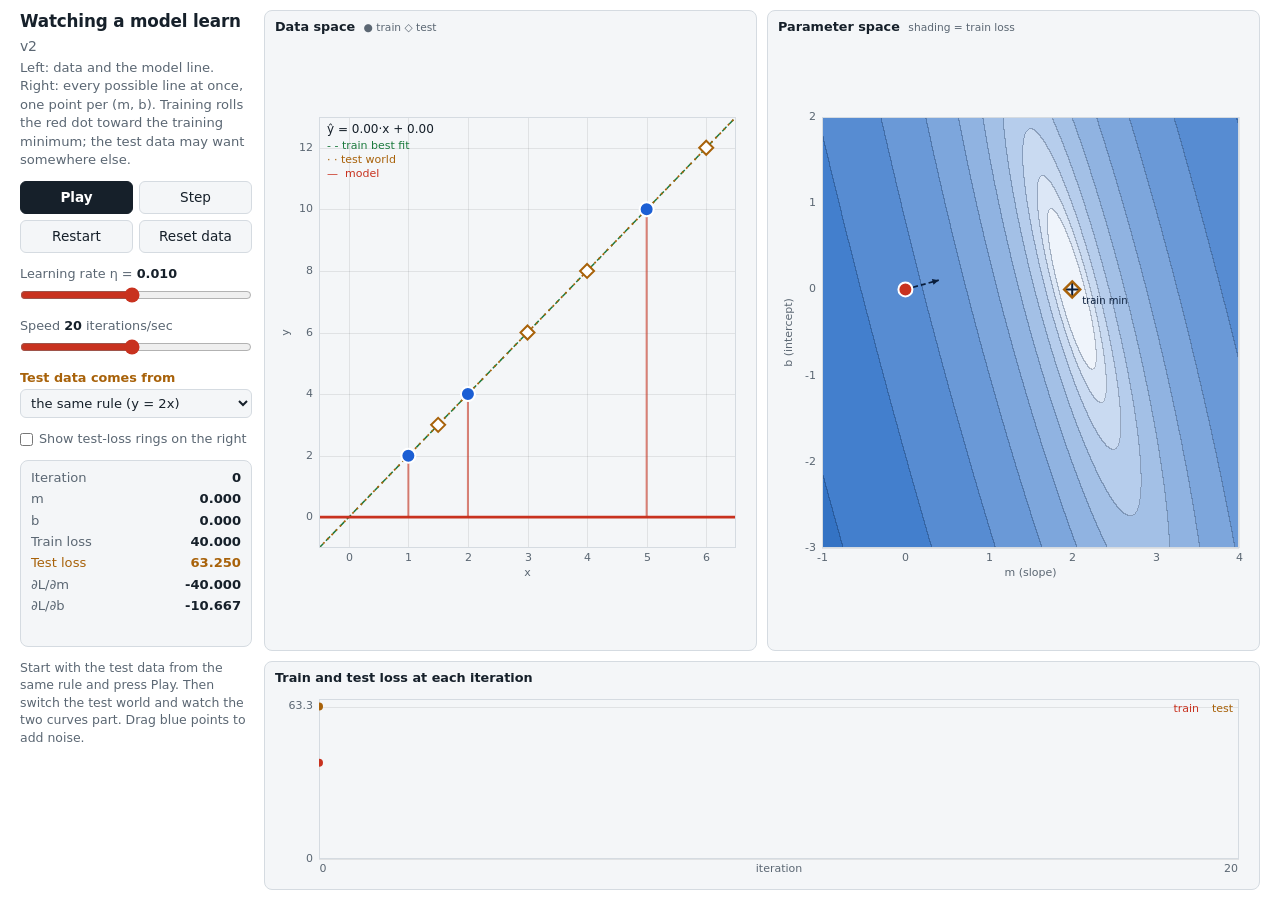
<file: watch-model-learn/gd_app_v2.html>
<!doctype html>
<html lang="en">
<head>
<meta charset="utf-8">
<meta name="viewport" content="width=device-width, initial-scale=1, viewport-fit=cover">
<title>Watching a model learn, version 2: train vs. test</title>
<style>
  /* ---------- Tokens (light default, dark via OS setting or data-theme) ---------- */
  :root {
    --bg: #ffffff;
    --panel: #f4f6f8;
    --fg: #16202a;
    --muted: #5b6773;
    --grid: rgba(22, 32, 42, 0.09);
    --border: #d5dbe1;
    --data: #1c5fd4;      /* the data */
    --model: #c8321f;     /* the model / the learner */
    --best: #1b7a3d;      /* the known best fit */
    --test: #a8620a;      /* the test world */
    --focus: #1c5fd4;
  }
  @media (prefers-color-scheme: dark) {
    :root:not([data-theme="light"]) {
      --bg: #12171c; --panel: #1a2128; --fg: #e6ebf0; --muted: #94a1ae;
      --grid: rgba(230, 235, 240, 0.10); --border: #303a44;
      --data: #6ea2ff; --model: #ff7a63; --best: #5fd08a; --test: #f0b24a; --focus: #6ea2ff;
    }
  }
  :root[data-theme="dark"] {
    --bg: #12171c; --panel: #1a2128; --fg: #e6ebf0; --muted: #94a1ae;
    --grid: rgba(230, 235, 240, 0.10); --border: #303a44;
    --data: #6ea2ff; --model: #ff7a63; --best: #5fd08a; --test: #f0b24a; --focus: #6ea2ff;
  }

  * { box-sizing: border-box; }
  html, body { margin: 0; height: 100%; background: var(--bg); color: var(--fg); }
  body {
    font: 14px/1.4 system-ui, -apple-system, "Segoe UI", Roboto, sans-serif;
    padding: 10px;
    padding-top: calc(10px + env(safe-area-inset-top, 0px));
    padding-bottom: calc(10px + env(safe-area-inset-bottom, 0px));
  }

  /* The app fills whatever frame it is given: controls left, plots right. */
  #app {
    display: grid; gap: 12px;
    grid-template-columns: minmax(196px, 232px) minmax(0, 1fr);
    height: 100%; min-height: 430px; max-width: 1240px; margin: 0 auto;
  }
  .side { display: flex; flex-direction: column; gap: 12px; min-height: 0; overflow-y: auto; }
  h1 { font-size: 1.05rem; font-weight: 650; margin: 0 0 2px; letter-spacing: -0.01em; }
  .sub { margin: 0; color: var(--muted); font-size: 0.82rem; }

  .stage {
    display: grid; gap: 10px; min-height: 0; min-width: 0;
    grid-template-columns: repeat(2, minmax(0, 1fr));
    grid-template-rows: minmax(0, 1fr) minmax(84px, 26%);
  }
  .f-loss { grid-column: 1 / -1; }

  figure { margin: 0; display: flex; flex-direction: column; min-height: 0; min-width: 0;
           background: var(--panel); border: 1px solid var(--border); border-radius: 8px; padding: 7px 8px 6px; }
  figcaption { font-size: 0.8rem; font-weight: 600; padding: 0 2px 4px; white-space: nowrap; overflow: hidden; text-overflow: ellipsis; }
  figcaption small { font-weight: 400; color: var(--muted); margin-left: 4px; }

  /* Each plot is the largest square that fits its cell (container-query units). */
  .cell { flex: 1; min-height: 0; min-width: 0; container-type: size; display: grid; place-items: center; }
  .box { position: relative; width: min(100cqw, 100cqh); height: min(100cqw, 100cqh); }
  .f-loss .box { width: 100cqw; height: 100cqh; }
  .box canvas { position: absolute; inset: 0; width: 100%; height: 100%; display: block; touch-action: none; }
  #data, #param { cursor: crosshair; }

  .btns { display: grid; grid-template-columns: 1fr 1fr; gap: 6px; }
  button {
    font: inherit; font-size: 0.85rem; color: var(--fg); background: var(--panel);
    border: 1px solid var(--border); border-radius: 6px; padding: 6px 8px; cursor: pointer;
  }
  button:hover { border-color: var(--muted); }
  button.primary { background: var(--fg); color: var(--bg); border-color: var(--fg); font-weight: 600; }
  button:focus-visible, input[type=range]:focus-visible { outline: 2px solid var(--focus); outline-offset: 2px; }
  .slider { display: flex; flex-direction: column; gap: 2px; }
  .slider label { font-size: 0.8rem; color: var(--muted); font-variant-numeric: tabular-nums; }
  .slider label b { color: var(--fg); font-weight: 650; }
  input[type=range] { width: 100%; margin: 2px 0; accent-color: var(--model); }
  select { font: inherit; font-size: 0.82rem; width: 100%; color: var(--fg); background: var(--panel);
           border: 1px solid var(--border); border-radius: 6px; padding: 5px 6px; }
  select:focus-visible, .check input:focus-visible { outline: 2px solid var(--focus); outline-offset: 2px; }
  .check { display: flex; gap: 6px; align-items: center; font-size: 0.8rem; color: var(--muted); }
  .check input { accent-color: var(--test); margin: 0; }
  .slider.world label { color: var(--test); font-weight: 600; }
  .readout .test { color: var(--test); }

  .readout { display: grid; grid-template-columns: auto 1fr; gap: 3px 10px; align-content: start; margin: 0;
             background: var(--panel); border: 1px solid var(--border); border-radius: 8px; padding: 8px 10px;
             font-variant-numeric: tabular-nums; font-size: 0.82rem; }
  .readout dt { color: var(--muted); }
  .readout dd { margin: 0; text-align: right; font-weight: 600; }
  #status { grid-column: 1 / -1; min-height: 1.3em; margin-top: 3px; font-size: 0.78rem; font-weight: 500; color: var(--model); }
  .hint { margin: 0; color: var(--muted); font-size: 0.78rem; }

  /* Short frames (a slide): drop the prose, keep the instrument. */
  @media (max-height: 640px) { .side header, .side .hint { display: none; } }

  /* Narrow frames (a phone): stack everything, plots first, and let the page scroll. */
  @media (max-width: 520px) {
    #app { grid-template-columns: minmax(0, 1fr); height: auto; }
    .stage { order: -1; grid-template-columns: minmax(0, 1fr); grid-template-rows: none; }
    .side { overflow: visible; }
    .cell { container-type: normal; display: block; }
    .box, .f-loss .box { width: 100%; max-width: 440px; margin: 0 auto; height: auto; aspect-ratio: 1 / 1; }
    .f-loss .box { aspect-ratio: 3 / 1; }
  }
</style>
</head>
<body>
<main id="app">
  <aside class="side">
    <header>
      <h1>Watching a model learn <small style="font-weight:500;color:var(--muted)">v2</small></h1>
      <p class="sub">Left: data and the model line. Right: every possible line at once, one point per (m, b). Training rolls the red dot toward the training minimum; the test data may want somewhere else.</p>
    </header>

    <div class="btns">
      <button id="play" class="primary" type="button">Play</button>
      <button id="step" type="button" title="Take one gradient step">Step</button>
      <button id="restart" type="button" title="Return the model to where this run started and clear the path">Restart</button>
      <button id="resetdata" type="button" title="Restore the original three training points and start over from m = 0, b = 0 (the test world stays as selected)">Reset data</button>
    </div>
    <div class="slider">
      <label for="lr">Learning rate η = <b id="lr-val">0.010</b></label>
      <input id="lr" type="range" min="0" max="100" step="0.5" value="48.1">
    </div>
    <div class="slider">
      <label for="speed">Speed <b id="speed-val">20</b> iterations/sec</label>
      <input id="speed" type="range" min="0" max="100" step="0.5" value="48.2">
    </div>

    <div class="slider world">
      <label for="world">Test data comes from</label>
      <select id="world">
        <option value="same">the same rule (y = 2x)</option>
        <option value="shallow">a shallower line (y = 0.5x)</option>
        <option value="shift">a different line (y = 3x − 2)</option>
      </select>
    </div>
    <label class="check"><input id="rings" type="checkbox"> Show test-loss rings on the right</label>

    <dl class="readout" aria-live="off">
      <dt>Iteration</dt><dd id="r-iter">0</dd>
      <dt>m</dt><dd id="r-m">0.000</dd>
      <dt>b</dt><dd id="r-b">0.000</dd>
      <dt>Train loss</dt><dd id="r-loss">0.000</dd>
      <dt class="test">Test loss</dt><dd id="r-test" class="test">0.000</dd>
      <dt>∂L/∂m</dt><dd id="r-dm">0.000</dd>
      <dt>∂L/∂b</dt><dd id="r-db">0.000</dd>
      <div id="status" role="status" aria-live="polite"></div>
    </dl>

    <p class="hint">Start with the test data from the same rule and press Play. Then switch the test world and watch the two curves part. Drag blue points to add noise.</p>
  </aside>

  <section class="stage" aria-label="Plots">
    <figure class="f-data">
      <figcaption>Data space <small>● train  ◇ test</small></figcaption>
      <div class="cell"><div class="box"><canvas id="data" aria-label="Data points and the current model line"></canvas></div></div>
    </figure>
    <figure class="f-param">
      <figcaption>Parameter space <small>shading = train loss</small></figcaption>
      <div class="cell"><div class="box"><canvas id="param" aria-label="Loss contours over m and b with the training path"></canvas></div></div>
    </figure>
    <figure class="f-loss">
      <figcaption>Train and test loss at each iteration</figcaption>
      <div class="cell"><div class="box"><canvas id="lossc" aria-label="Loss over iterations"></canvas></div></div>
    </figure>
  </section>
</main>

<script>
(() => {
  'use strict';

  /* ================= State ================= */
  const DEFAULT_PTS = [[1, 2], [2, 4], [5, 10]];
  const MAX_ITERS = 20000;
  const st = {
    pts: DEFAULT_PTS.map(([x, y]) => ({ x, y })),
    m: 0, b: 0,
    lr: 0.01, sps: 20,
    playing: false,
    iter: 0,
    path: [], hist: [], testHist: [],
    world: 'same', test: [], testBest: null, showRings: false,
    stop: null,            // null | 'converged' | 'diverged' | 'cap'
    best: null,
  };
  let needsDraw = true;

  /* ================= Test worlds ================= */
  // The test set is a few points from a possibly different rule. The model never trains on them.
  const TEST_X = [1.5, 3, 4, 6];
  const WORLDS = {
    same:    { m: 2,   b: 0,  name: 'the same rule' },
    shallow: { m: 0.5, b: 0,  name: 'a shallower line' },
    shift:   { m: 3,   b: -2, name: 'a different line' },
  };

  /* ================= Math ================= */
  function loss(m, b) {
    let s = 0;
    for (const p of st.pts) { const e = m * p.x + b - p.y; s += e * e; }
    return s / st.pts.length;
  }
  function grad(m, b) {                       // dL/dm = (2/N) Σ x e ; dL/db = (2/N) Σ e
    let gm = 0, gb = 0;
    for (const p of st.pts) { const e = m * p.x + b - p.y; gm += p.x * e; gb += e; }
    const k = 2 / st.pts.length;
    return { dm: k * gm, db: k * gb };
  }
  function testLoss(m, b) {
    let s = 0;
    for (const p of st.test) { const e = m * p.x + b - p.y; s += e * e; }
    return s / st.test.length;
  }
  function lsq(pts) {                         // closed-form least squares, only used to mark the targets
    const n = pts.length;
    let sx = 0, sy = 0, sxx = 0, sxy = 0;
    for (const p of pts) { sx += p.x; sy += p.y; sxx += p.x * p.x; sxy += p.x * p.y; }
    const den = n * sxx - sx * sx;
    if (Math.abs(den) < 1e-9) return null;
    const m = (n * sxy - sx * sy) / den;
    return { m, b: (sy - m * sx) / n };
  }
  function fitBest() { st.best = lsq(st.pts); }
  function setWorld(key) {
    st.world = key;
    const w = WORLDS[key];
    st.test = TEST_X.map((x) => ({ x, y: w.m * x + w.b }));
    st.testBest = lsq(st.test);
    st.testHist = st.path.map((p) => testLoss(p.m, p.b));   // re-score the whole run in the new world
    buildRings();
    needsDraw = true;
  }

  /* ================= Training loop ================= */
  function resetHistory() {
    st.path = [{ m: st.m, b: st.b }];
    st.hist = [loss(st.m, st.b)];
    st.testHist = [testLoss(st.m, st.b)];
    st.iter = 0;
    st.stop = null;
    needsDraw = true;
  }
  function step() {
    if (st.stop) return;
    const g = grad(st.m, st.b);
    st.m -= st.lr * g.dm;                     // the whole idea, in two lines
    st.b -= st.lr * g.db;
    st.iter++;
    const L = loss(st.m, st.b);
    st.path.push({ m: st.m, b: st.b });
    st.hist.push(L);
    st.testHist.push(testLoss(st.m, st.b));
    if (!isFinite(L) || L > 1e6) { st.stop = 'diverged'; st.playing = false; }
    else if (Math.hypot(g.dm, g.db) < 1e-4) { st.stop = 'converged'; st.playing = false; }
    else if (st.iter >= MAX_ITERS) { st.stop = 'cap'; st.playing = false; }
    needsDraw = true;
  }
  function restart() {
    const s = st.path[0];
    st.m = s.m; st.b = s.b;
    resetHistory();
  }

  /* ================= Canvas views ================= */
  const range = (a, b, s) => { const r = []; for (let v = a; v <= b + 1e-9; v += s) r.push(v); return r; };
  function makeView(id, xr, yr, xt, yt, xlab, ylab) {
    const canvas = document.getElementById(id);
    const v = { canvas, ctx: canvas.getContext('2d'), xr, yr, xt, yt, xlab, ylab,
                w: 0, h: 0, l: 46, r: 12, t: 12, bt: 32, pw: 0, ph: 0 };
    v.X = (x) => v.l + (x - v.xr[0]) / (v.xr[1] - v.xr[0]) * v.pw;
    v.Y = (y) => v.t + v.ph - (y - v.yr[0]) / (v.yr[1] - v.yr[0]) * v.ph;
    v.ix = (px) => v.xr[0] + (px - v.l) / v.pw * (v.xr[1] - v.xr[0]);
    v.iy = (py) => v.yr[0] + (v.t + v.ph - py) / v.ph * (v.yr[1] - v.yr[0]);
    v.fit = () => {
      const dpr = Math.min(window.devicePixelRatio || 1, 2);
      const rect = canvas.getBoundingClientRect();
      v.w = Math.max(1, Math.round(rect.width));
      v.h = Math.max(1, Math.round(rect.height));
      canvas.width = v.w * dpr; canvas.height = v.h * dpr;
      v.ctx.setTransform(dpr, 0, 0, dpr, 0, 0);
      v.pw = Math.max(1, v.w - v.l - v.r);
      v.ph = Math.max(1, v.h - v.t - v.bt);
    };
    return v;
  }
  const D = makeView('data',  [-0.5, 6.5], [-1, 13], range(0, 6, 1),  range(0, 12, 2), 'x', 'y');
  const P = makeView('param', [-1, 4],     [-3, 2],  range(-1, 4, 1), range(-3, 2, 1),  'm (slope)', 'b (intercept)');   // wide enough to show every test world's minimum
  const Lc = makeView('lossc', [0, 1], [0, 1], [], [], 'iteration', 'loss');
  Lc.l = 46; Lc.t = 8; Lc.bt = 24;

  /* ================= Colors ================= */
  const C = {};
  function isDark() {
    const t = document.documentElement.dataset.theme;
    if (t) return t === 'dark';
    return window.matchMedia('(prefers-color-scheme: dark)').matches;
  }
  function readColors() {
    const cs = getComputedStyle(document.documentElement);
    for (const k of ['fg', 'muted', 'grid', 'border', 'panel', 'data', 'model', 'best', 'test', 'bg'])
      C[k] = cs.getPropertyValue('--' + k).trim();
    C.dark = isDark();
  }
  function hslToRgb(h, s, l) {
    s /= 100; l /= 100;
    const k = (n) => (n + h / 30) % 12, a = s * Math.min(l, 1 - l);
    const f = (n) => l - a * Math.max(-1, Math.min(k(n) - 3, Math.min(9 - k(n), 1)));
    return [Math.round(255 * f(0)), Math.round(255 * f(8)), Math.round(255 * f(4))];
  }

  /* ================= Loss landscape (banded contours) ================= */
  const THRESH = [0.25, 0.5, 1, 2, 4, 8, 16, 32, 64, 128, 256];   // band edges, each about 2x the last
  const heat = document.createElement('canvas');
  function bandsOf(fn, pw, ph) {              // which loss band each pixel of the (m, b) plane falls in
    const bands = new Uint8Array(pw * ph);
    const [m0, m1] = P.xr, [b0, b1] = P.yr;
    for (let y = 0; y < ph; y++) {
      const b = b1 - (y + 0.5) / ph * (b1 - b0);
      for (let x = 0; x < pw; x++) {
        const m = m0 + (x + 0.5) / pw * (m1 - m0);
        const L = fn(m, b);
        let k = 0; while (k < THRESH.length && L > THRESH[k]) k++;
        bands[y * pw + x] = k;
      }
    }
    return bands;
  }
  const rings = document.createElement('canvas');
  function buildRings() {                     // test-loss band edges only, on a transparent layer
    if (!st.showRings) return;
    const pw = P.pw, ph = P.ph;
    if (pw < 2 || ph < 2) return;
    rings.width = pw; rings.height = ph;
    const rc = rings.getContext('2d');
    const img = rc.createImageData(pw, ph);
    const bands = bandsOf(testLoss, pw, ph);
    const col = C.dark ? [240, 178, 74] : [168, 98, 10];
    for (let y = 0; y < ph; y++) {
      for (let x = 0; x < pw; x++) {
        const i = y * pw + x, k = bands[i];
        const edge = (x + 1 < pw && bands[i + 1] !== k) || (y + 1 < ph && bands[i + pw] !== k) ||
                     (x > 0 && bands[i - 1] !== k) || (y > 0 && bands[i - pw] !== k);
        if (edge) { const o = i * 4; img.data[o] = col[0]; img.data[o + 1] = col[1]; img.data[o + 2] = col[2]; img.data[o + 3] = 235; }
      }
    }
    rc.putImageData(img, 0, 0);
  }
  function buildHeat() {
    const pw = P.pw, ph = P.ph;
    if (pw < 2 || ph < 2) return;
    heat.width = pw; heat.height = ph;
    const hc = heat.getContext('2d');
    const img = hc.createImageData(pw, ph);
    const bands = bandsOf(loss, pw, ph);
    const nb = THRESH.length + 1;
    const ramp = [];
    for (let k = 0; k < nb; k++) {
      const t = k / (nb - 1);
      ramp.push(C.dark ? hslToRgb(212, 42, 13 + 42 * t) : hslToRgb(214, 58, 96 - 52 * t));
    }
    const edge = C.dark ? [255, 255, 255] : [10, 30, 60], ea = C.dark ? 0.30 : 0.28;
    for (let y = 0; y < ph; y++) {
      for (let x = 0; x < pw; x++) {
        const i = y * pw + x, k = bands[i];
        let [r, g, b] = ramp[k];
        const onEdge = (x + 1 < pw && bands[i + 1] !== k) || (y + 1 < ph && bands[i + pw] !== k);
        if (onEdge) { r += (edge[0] - r) * ea; g += (edge[1] - g) * ea; b += (edge[2] - b) * ea; }
        const o = i * 4;
        img.data[o] = r; img.data[o + 1] = g; img.data[o + 2] = b; img.data[o + 3] = 255;
      }
    }
    hc.putImageData(img, 0, 0);
  }

  /* ================= Drawing helpers ================= */
  const FONT = '11px system-ui, -apple-system, "Segoe UI", sans-serif';
  function drawAxes(v) {
    const c = v.ctx;
    c.clearRect(0, 0, v.w, v.h);
    c.font = FONT; c.fillStyle = C.muted; c.strokeStyle = C.grid; c.lineWidth = 1;
    c.textAlign = 'center'; c.textBaseline = 'top';
    for (const x of v.xt) {
      const px = Math.round(v.X(x)) + 0.5;
      c.beginPath(); c.moveTo(px, v.t); c.lineTo(px, v.t + v.ph); c.stroke();
      c.fillText(String(x), px, v.t + v.ph + 5);
    }
    c.textAlign = 'right'; c.textBaseline = 'middle';
    for (const y of v.yt) {
      const py = Math.round(v.Y(y)) + 0.5;
      c.beginPath(); c.moveTo(v.l, py); c.lineTo(v.l + v.pw, py); c.stroke();
      c.fillText(String(y), v.l - 6, py);
    }
    c.textAlign = 'center'; c.textBaseline = 'bottom';
    c.fillText(v.xlab, v.l + v.pw / 2, v.h - 1);
    c.save(); c.translate(11, v.t + v.ph / 2); c.rotate(-Math.PI / 2);
    c.textBaseline = 'top'; c.fillText(v.ylab, 0, -3); c.restore();
  }
  function frame(v) {
    v.ctx.strokeStyle = C.border; v.ctx.lineWidth = 1;
    v.ctx.strokeRect(v.l + 0.5, v.t + 0.5, v.pw - 1, v.ph - 1);
  }
  function clipPlot(v) { v.ctx.save(); v.ctx.beginPath(); v.ctx.rect(v.l, v.t, v.pw, v.ph); v.ctx.clip(); }
  function arrow(c, x0, y0, x1, y1, color) {
    c.strokeStyle = color; c.fillStyle = color; c.lineWidth = 1.75;
    c.setLineDash([5, 3]); c.beginPath(); c.moveTo(x0, y0); c.lineTo(x1, y1); c.stroke(); c.setLineDash([]);
    const a = Math.atan2(y1 - y0, x1 - x0), s = 7;
    if (Math.hypot(x1 - x0, y1 - y0) < 4) return;
    c.beginPath(); c.moveTo(x1, y1);
    c.lineTo(x1 - s * Math.cos(a - 0.45), y1 - s * Math.sin(a - 0.45));
    c.lineTo(x1 - s * Math.cos(a + 0.45), y1 - s * Math.sin(a + 0.45));
    c.closePath(); c.fill();
  }
  const fmt = (n, d = 3) => (isFinite(n) ? n.toFixed(d) : '∞');
  const sgn = (n) => (n < 0 ? '−' : '+');

  /* ================= Data-space plot ================= */
  function drawData() {
    const v = D, c = v.ctx;
    drawAxes(v);
    clipPlot(v);
    const [x0, x1] = v.xr;
    if (st.best) {                                                     // best fit, dashed
      c.strokeStyle = C.best; c.lineWidth = 1.5; c.setLineDash([6, 4]);
      c.beginPath(); c.moveTo(v.X(x0), v.Y(st.best.m * x0 + st.best.b)); c.lineTo(v.X(x1), v.Y(st.best.m * x1 + st.best.b)); c.stroke();
      c.setLineDash([]);
    }
    const w = WORLDS[st.world];                                        // the test world's rule, dotted
    c.strokeStyle = C.test; c.lineWidth = 1.75; c.setLineDash([2, 4]);
    c.beginPath(); c.moveTo(v.X(x0), v.Y(w.m * x0 + w.b)); c.lineTo(v.X(x1), v.Y(w.m * x1 + w.b)); c.stroke();
    c.setLineDash([]);
    if (isFinite(st.m) && isFinite(st.b)) {
      c.strokeStyle = C.model; c.globalAlpha = 0.6; c.lineWidth = 2;   // residuals: the errors e_i
      for (const p of st.pts) {
        c.beginPath(); c.moveTo(v.X(p.x), v.Y(p.y)); c.lineTo(v.X(p.x), v.Y(st.m * p.x + st.b)); c.stroke();
      }
      c.globalAlpha = 1; c.lineWidth = 2.75;                            // the model
      c.beginPath(); c.moveTo(v.X(x0), v.Y(st.m * x0 + st.b)); c.lineTo(v.X(x1), v.Y(st.m * x1 + st.b)); c.stroke();
    }
    for (const p of st.test) {                                         // test points: hollow diamonds, not draggable
      const X = v.X(p.x), Y = v.Y(p.y), r = 7;
      c.beginPath(); c.moveTo(X, Y - r); c.lineTo(X + r, Y); c.lineTo(X, Y + r); c.lineTo(X - r, Y); c.closePath();
      c.fillStyle = C.bg; c.fill(); c.lineWidth = 2; c.strokeStyle = C.test; c.stroke();
    }
    for (const p of st.pts) {                                          // data points, draggable
      c.beginPath(); c.arc(v.X(p.x), v.Y(p.y), 7, 0, 7);
      c.fillStyle = C.data; c.fill(); c.lineWidth = 2; c.strokeStyle = C.bg; c.stroke();
    }
    c.restore();
    frame(v);
    c.font = '12px system-ui, sans-serif'; c.textAlign = 'left'; c.textBaseline = 'top'; c.fillStyle = C.fg;
    if (isFinite(st.m) && Math.abs(st.m) < 1e5) c.fillText(`ŷ = ${fmt(st.m, 2)}·x ${sgn(st.b)} ${fmt(Math.abs(st.b), 2)}`, v.l + 8, v.t + 7);
    c.font = FONT;
    c.fillStyle = C.best;  c.fillText('- - train best fit', v.l + 8, v.t + 24);
    c.fillStyle = C.test;  c.fillText('· · test world', v.l + 8, v.t + 38);
    c.fillStyle = C.model; c.fillText('—  model', v.l + 8, v.t + 52);
  }

  /* ================= Parameter-space plot ================= */
  function drawParam() {
    const v = P, c = v.ctx;
    drawAxes(v);
    if (heat.width > 1) c.drawImage(heat, v.l, v.t, v.pw, v.ph);
    if (st.showRings && rings.width > 1) c.drawImage(rings, v.l, v.t, v.pw, v.ph);
    frame(v);
    clipPlot(v);
    c.font = '10px system-ui, sans-serif'; c.textBaseline = 'middle';
    let bx = -999, by = -999;
    if (st.best) {                                                     // where TRAINING is headed
      c.strokeStyle = C.dark ? '#fff' : '#0a1e3c'; c.lineWidth = 2;
      bx = v.X(st.best.m); by = v.Y(st.best.b);
      const s = 7;
      c.beginPath(); c.moveTo(bx - s, by); c.lineTo(bx + s, by); c.moveTo(bx, by - s); c.lineTo(bx, by + s); c.stroke();
      c.fillStyle = C.dark ? '#fff' : '#0a1e3c'; c.textAlign = 'left'; c.fillText('train min', bx + 10, by + 12);
    }
    if (st.testBest) {                                                 // where the TEST data would want the model
      const tx = v.X(st.testBest.m), ty = v.Y(st.testBest.b), r = 8;
      c.strokeStyle = C.test; c.lineWidth = 2.5;
      c.beginPath(); c.moveTo(tx, ty - r); c.lineTo(tx + r, ty); c.lineTo(tx, ty + r); c.lineTo(tx - r, ty); c.closePath(); c.stroke();
      if (Math.hypot(tx - bx, ty - by) > 30) {
        const flip = tx > v.l + v.pw - 62;                            // near the right edge: put the label on the left
        c.fillStyle = C.test; c.textAlign = flip ? 'right' : 'left';
        c.fillText('test min', tx + (flip ? -11 : 11), ty - 8);
      }
    }
    const path = st.path;
    c.strokeStyle = C.model; c.lineWidth = 2.25; c.lineJoin = 'round';
    c.beginPath();
    for (let i = 0; i < path.length; i++) {
      const px = v.X(path[i].m), py = v.Y(path[i].b);
      i ? c.lineTo(px, py) : c.moveTo(px, py);
    }
    c.stroke();
    if (path.length <= 120) {
      c.fillStyle = C.model;
      for (const p of path) { c.beginPath(); c.arc(v.X(p.m), v.Y(p.b), 2.5, 0, 7); c.fill(); }
    }
    if (isFinite(st.m) && isFinite(st.b)) {
      const s0 = path[0];
      c.strokeStyle = C.model; c.lineWidth = 2; c.fillStyle = C.bg;
      c.beginPath(); c.arc(v.X(s0.m), v.Y(s0.b), 5, 0, 7); c.fill(); c.stroke();   // start marker
      if (!st.stop) {                                                    // preview of the next step
        const g = grad(st.m, st.b);
        arrow(c, v.X(st.m), v.Y(st.b), v.X(st.m - st.lr * g.dm), v.Y(st.b - st.lr * g.db), C.dark ? '#fff' : '#0a1e3c');
      }
      c.beginPath(); c.arc(v.X(st.m), v.Y(st.b), 7, 0, 7);
      c.fillStyle = C.model; c.fill(); c.lineWidth = 2; c.strokeStyle = C.bg; c.stroke();
    }
    c.restore();
  }

  /* ================= Loss curve ================= */
  function drawLoss() {
    const v = Lc, c = v.ctx;
    const n = Math.max(20, st.hist.length - 1);
    const h0 = Math.max(st.hist[0], st.testHist[0]);
    let hmax = 0;
    for (const L of st.hist) if (isFinite(L) && L > hmax) hmax = L;
    for (const L of st.testHist) if (isFinite(L) && L > hmax) hmax = L;
    const ymax = Math.max(h0, Math.min(hmax, h0 * 4), 1e-9) * 1.05;
    v.xr = [0, n]; v.yr = [0, ymax];
    v.xt = [0, n]; v.yt = [0, ymax];
    c.clearRect(0, 0, v.w, v.h);
    c.font = FONT; c.fillStyle = C.muted; c.strokeStyle = C.grid; c.lineWidth = 1;
    c.textAlign = 'center'; c.textBaseline = 'top';
    c.fillText('0', v.X(0) + 4, v.t + v.ph + 5);
    c.fillText(String(n), v.X(n) - 8, v.t + v.ph + 5);
    c.fillText('iteration', v.l + v.pw / 2, v.t + v.ph + 5);
    c.textAlign = 'right'; c.textBaseline = 'middle';
    c.fillText('0', v.l - 6, v.Y(0));
    c.fillText(fmt(ymax / 1.05, ymax > 100 ? 0 : 1), v.l - 6, v.Y(ymax / 1.05));
    for (const y of [0, ymax / 1.05]) {
      const py = Math.round(v.Y(y)) + 0.5;
      c.beginPath(); c.moveTo(v.l, py); c.lineTo(v.l + v.pw, py); c.stroke();
    }
    frame(v);
    clipPlot(v);
    const Yc = (L) => v.Y(isFinite(L) ? Math.min(L, ymax) : ymax);
    const curve = (arr, color, width, dash) => {
      c.strokeStyle = color; c.lineWidth = width; c.lineJoin = 'round'; c.setLineDash(dash);
      c.beginPath();
      arr.forEach((L, i) => { const px = v.X(i), py = Yc(L); i ? c.lineTo(px, py) : c.moveTo(px, py); });
      c.stroke(); c.setLineDash([]);
    };
    curve(st.testHist, C.test, 2, []);
    curve(st.hist, C.model, 2, []);
    const last = st.hist.length - 1;
    c.fillStyle = C.model; c.beginPath(); c.arc(v.X(last), Yc(st.hist[last]), 4, 0, 7); c.fill();
    c.fillStyle = C.test;  c.beginPath(); c.arc(v.X(last), Yc(st.testHist[last]), 4, 0, 7); c.fill();
    // If test loss bottomed out earlier and has since climbed, mark where it was lowest.
    let bi = 0;
    for (let i = 1; i < st.testHist.length; i++) if (st.testHist[i] < st.testHist[bi]) bi = i;
    if (last - bi > 2 && st.testHist[last] > 1.05 * st.testHist[bi]) {
      c.strokeStyle = C.test; c.lineWidth = 2; c.beginPath(); c.arc(v.X(bi), Yc(st.testHist[bi]), 6, 0, 7); c.stroke();
      c.fillStyle = C.test; c.textAlign = 'left'; c.textBaseline = 'bottom'; c.font = FONT;
      c.lineWidth = 3; c.strokeStyle = C.panel; c.lineJoin = 'round';                  // halo so curves don't run through the label
      c.strokeText('lowest test loss', v.X(bi) + 9, Yc(st.testHist[bi]) - 6);
      c.fillText('lowest test loss', v.X(bi) + 9, Yc(st.testHist[bi]) - 6);
    }
    c.restore();
    c.font = FONT; c.textAlign = 'right'; c.textBaseline = 'top';
    c.fillStyle = C.test;  c.fillText('test',  v.l + v.pw - 6, v.t + 5);
    c.fillStyle = C.model; c.fillText('train', v.l + v.pw - 40, v.t + 5);
  }

  /* ================= Readout and controls ================= */
  const $ = (id) => document.getElementById(id);
  const STATUS = {
    converged: 'Converged: the slope is essentially zero, so the update no longer moves the model.',
    diverged: 'Diverged: each step overshoots the valley and lands higher. The learning rate is too large.',
    cap: `Stopped at ${MAX_ITERS.toLocaleString()} iterations.`,
  };
  function updateReadout() {
    const g = grad(st.m, st.b);
    $('r-iter').textContent = st.iter.toLocaleString();
    $('r-m').textContent = fmt(st.m);
    $('r-b').textContent = fmt(st.b);
    $('r-loss').textContent = fmt(st.hist[st.hist.length - 1], 3);
    $('r-test').textContent = fmt(st.testHist[st.testHist.length - 1], 3);
    $('r-dm').textContent = fmt(g.dm, 3);
    $('r-db').textContent = fmt(g.db, 3);
    $('status').textContent = st.stop ? STATUS[st.stop] : '';
    $('play').textContent = st.playing ? 'Pause' : 'Play';
  }
  const lrFromSlider = (s) => +(0.001 * Math.pow(120, s / 100)).toPrecision(2);   // 0.001 .. 0.12, rounded to 2 digits (about 0.093 is the edge here)
  const spsFromSlider = (s) => Math.max(1, Math.round(Math.pow(500, s / 100)));              // 1 .. 500 iterations per second
  function readSliders() {
    st.lr = lrFromSlider(+$('lr').value);
    st.sps = spsFromSlider(+$('speed').value);
    $('lr-val').textContent = st.lr.toFixed(st.lr < 0.01 ? 4 : 3);
    $('speed-val').textContent = Math.round(st.sps);
    needsDraw = true;
  }
  function setPlaying(on) {
    if (on && st.stop) restart();
    st.playing = on; needsDraw = true;
  }

  $('play').addEventListener('click', () => setPlaying(!st.playing));
  $('step').addEventListener('click', () => { if (st.stop) restart(); st.playing = false; step(); });
  $('restart').addEventListener('click', () => { st.playing = false; restart(); });
  $('resetdata').addEventListener('click', () => {
    st.pts = DEFAULT_PTS.map(([x, y]) => ({ x, y }));   // original three points
    st.m = 0; st.b = 0;                                 // and the original starting model
    st.playing = false;
    onDataChanged();                                    // refit, rebuild landscape, clear history
  });
  $('world').addEventListener('change', (e) => setWorld(e.target.value));
  $('rings').addEventListener('change', (e) => { st.showRings = e.target.checked; buildRings(); needsDraw = true; });
  $('lr').addEventListener('input', readSliders);
  $('speed').addEventListener('input', readSliders);

  /* ================= Pointer interaction ================= */
  const local = (e, v) => { const r = v.canvas.getBoundingClientRect(); return { x: e.clientX - r.left, y: e.clientY - r.top }; };
  const clamp = (x, lo, hi) => Math.min(hi, Math.max(lo, x));

  function onDataChanged() {
    fitBest(); buildHeat(); resetHistory();
  }

  let dragPt = -1;
  function nearestPoint(pos) {
    let best = -1, bd = 16;
    st.pts.forEach((p, i) => { const d = Math.hypot(D.X(p.x) - pos.x, D.Y(p.y) - pos.y); if (d < bd) { bd = d; best = i; } });
    return best;
  }
  D.canvas.addEventListener('pointerdown', (e) => {
    const i = nearestPoint(local(e, D));
    if (i >= 0) { dragPt = i; D.canvas.setPointerCapture(e.pointerId); }
  });
  D.canvas.addEventListener('pointermove', (e) => {
    const pos = local(e, D);
    if (dragPt >= 0) {
      const p = st.pts[dragPt];
      p.x = clamp(D.ix(pos.x), D.xr[0] + 0.1, D.xr[1] - 0.1);
      p.y = clamp(D.iy(pos.y), D.yr[0] + 0.1, D.yr[1] - 0.1);
      onDataChanged();
    } else {
      D.canvas.style.cursor = nearestPoint(pos) >= 0 ? 'grab' : 'crosshair';
    }
  });
  const endDrag = () => { dragPt = -1; };
  D.canvas.addEventListener('pointerup', endDrag);
  D.canvas.addEventListener('pointercancel', endDrag);

  let paramDown = false;
  function setStartFromPointer(e) {
    const pos = local(e, P);
    if (pos.x < P.l || pos.x > P.l + P.pw || pos.y < P.t || pos.y > P.t + P.ph) return;
    st.m = P.ix(pos.x); st.b = P.iy(pos.y);
    st.playing = false;
    resetHistory();
  }
  P.canvas.addEventListener('pointerdown', (e) => { paramDown = true; P.canvas.setPointerCapture(e.pointerId); setStartFromPointer(e); });
  P.canvas.addEventListener('pointermove', (e) => { if (paramDown) setStartFromPointer(e); });
  P.canvas.addEventListener('pointerup', () => { paramDown = false; });
  P.canvas.addEventListener('pointercancel', () => { paramDown = false; });

  /* ================= Animation loop ================= */
  let last = performance.now(), acc = 0;
  function tick(t) {
    const dt = Math.min(0.1, (t - last) / 1000); last = t;
    if (st.playing) {
      acc += dt * st.sps;
      let n = Math.min(Math.floor(acc), 60);
      acc -= Math.floor(acc);
      while (n-- > 0 && st.playing) step();
      needsDraw = true;
    }
    if (needsDraw) {
      needsDraw = false;
      drawData(); drawParam(); drawLoss(); updateReadout();
    }
    requestAnimationFrame(tick);
  }

  /* ================= Setup ================= */
  function layout() {
    readColors();
    D.fit(); P.fit(); Lc.fit();
    buildHeat(); buildRings();
    needsDraw = true;
  }
  let layoutQueued = false;
  function scheduleLayout() {                 // several boxes resize together; lay out once per frame
    if (layoutQueued) return;
    layoutQueued = true;
    requestAnimationFrame(() => { layoutQueued = false; layout(); });
  }
  const ro = new ResizeObserver(scheduleLayout);
  document.querySelectorAll('.box').forEach((el) => ro.observe(el));
  window.matchMedia('(prefers-color-scheme: dark)').addEventListener('change', layout);

  readSliders();
  fitBest();
  readColors();
  D.fit(); P.fit(); Lc.fit();
  setWorld('same');
  resetHistory();
  buildHeat(); buildRings();
  requestAnimationFrame(tick);
})();
</script>
</body>
</html>
</file>
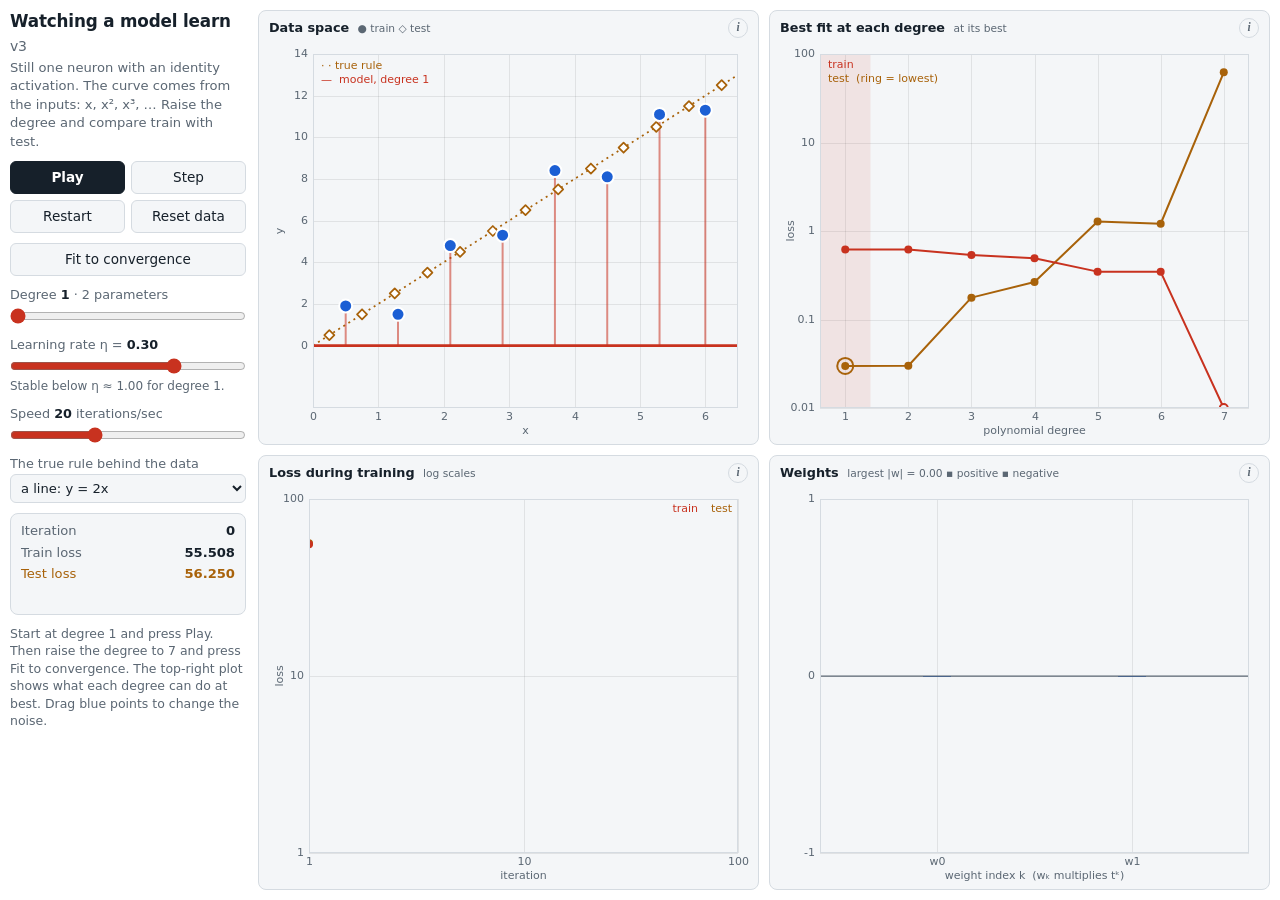
<file: watch-model-learn/gd_app_v3.html>
<!doctype html>
<html lang="en">
<head>
<meta charset="utf-8">
<meta name="viewport" content="width=device-width, initial-scale=1, viewport-fit=cover">
<title>Watching a model learn, version 3: polynomial features and overfitting</title>
<style>
  /* ---------- Tokens (light default, dark via OS setting or data-theme) ---------- */
  :root {
    --bg: #ffffff; --panel: #f4f6f8; --fg: #16202a; --muted: #5b6773;
    --grid: rgba(22, 32, 42, 0.09); --border: #d5dbe1;
    --data: #1c5fd4;      /* training data */
    --model: #c8321f;     /* the model / train loss */
    --best: #1b7a3d;
    --test: #a8620a;      /* test data / test loss */
    --focus: #1c5fd4;
  }
  @media (prefers-color-scheme: dark) {
    :root:not([data-theme="light"]) {
      --bg: #12171c; --panel: #1a2128; --fg: #e6ebf0; --muted: #94a1ae;
      --grid: rgba(230, 235, 240, 0.10); --border: #303a44;
      --data: #6ea2ff; --model: #ff7a63; --best: #5fd08a; --test: #f0b24a; --focus: #6ea2ff;
    }
  }
  :root[data-theme="dark"] {
    --bg: #12171c; --panel: #1a2128; --fg: #e6ebf0; --muted: #94a1ae;
    --grid: rgba(230, 235, 240, 0.10); --border: #303a44;
    --data: #6ea2ff; --model: #ff7a63; --best: #5fd08a; --test: #f0b24a; --focus: #6ea2ff;
  }

  * { box-sizing: border-box; }
  html, body { margin: 0; height: 100%; background: var(--bg); color: var(--fg); }
  body {
    font: 14px/1.4 system-ui, -apple-system, "Segoe UI", Roboto, sans-serif;
    padding: 10px;
    padding-top: calc(10px + env(safe-area-inset-top, 0px));
    padding-bottom: calc(10px + env(safe-area-inset-bottom, 0px));
  }

  /* The app fills whatever frame it is given: controls left, plots right. */
  #app {
    display: grid; gap: 12px;
    grid-template-columns: minmax(196px, 236px) minmax(0, 1fr);
    height: 100%; min-height: 470px; max-width: 1280px; margin: 0 auto;
  }
  .side { display: flex; flex-direction: column; gap: 10px; min-height: 0; overflow-y: auto; }
  h1 { font-size: 1.05rem; font-weight: 650; margin: 0 0 2px; letter-spacing: -0.01em; }
  .sub { margin: 0; color: var(--muted); font-size: 0.82rem; }

  .stage {
    display: grid; gap: 10px; min-height: 0; min-width: 0;
    grid-template-columns: repeat(2, minmax(0, 1fr));
    grid-template-rows: repeat(2, minmax(0, 1fr));
  }
  figure { margin: 0; display: flex; flex-direction: column; min-height: 0; min-width: 0;
           background: var(--panel); border: 1px solid var(--border); border-radius: 8px; padding: 7px 8px 6px; }
  figcaption { display: flex; align-items: center; gap: 6px; font-size: 0.8rem; font-weight: 600; padding: 0 2px 4px; }
  figcaption .cap { flex: 1; min-width: 0; white-space: nowrap; overflow: hidden; text-overflow: ellipsis; }
  button.info { flex: none; width: 20px; height: 20px; padding: 0; border-radius: 50%; font-size: 0.72rem; font-weight: 700;
                font-family: Georgia, "Times New Roman", serif; font-style: italic; line-height: 1; color: var(--muted); }
  button.info:hover { color: var(--fg); }
  figcaption small { font-weight: 400; color: var(--muted); margin-left: 4px; }
  .cell { flex: 1; min-height: 0; min-width: 0; container-type: size; }
  .box { position: relative; width: 100cqw; height: 100cqh; }
  .box canvas { position: absolute; inset: 0; width: 100%; height: 100%; display: block; touch-action: pan-y pinch-zoom; }
  #data { cursor: crosshair; touch-action: none; }   /* only this chart needs raw touches (dragging points) */
  .stage figure { scroll-margin-top: 8px; }

  .btns { display: grid; grid-template-columns: 1fr 1fr; gap: 6px; }
  button {
    font: inherit; font-size: 0.85rem; color: var(--fg); background: var(--panel);
    border: 1px solid var(--border); border-radius: 6px; padding: 6px 8px; cursor: pointer;
  }
  button:hover { border-color: var(--muted); }
  button.primary { background: var(--fg); color: var(--bg); border-color: var(--fg); font-weight: 600; }
  button.wide { width: 100%; }
  button:focus-visible, input[type=range]:focus-visible, select:focus-visible { outline: 2px solid var(--focus); outline-offset: 2px; }
  .slider { display: flex; flex-direction: column; gap: 2px; }
  .slider label { font-size: 0.8rem; color: var(--muted); font-variant-numeric: tabular-nums; }
  .slider label b { color: var(--fg); font-weight: 650; }
  .slider small { font-size: 0.75rem; color: var(--muted); }
  .slider small.warn { color: var(--model); font-weight: 600; }
  input[type=range] { width: 100%; margin: 2px 0; accent-color: var(--model); }
  select { font: inherit; font-size: 0.82rem; width: 100%; color: var(--fg); background: var(--panel);
           border: 1px solid var(--border); border-radius: 6px; padding: 5px 6px; }
  .readout { display: grid; grid-template-columns: auto 1fr; gap: 3px 10px; align-content: start; margin: 0;
             background: var(--panel); border: 1px solid var(--border); border-radius: 8px; padding: 8px 10px;
             font-variant-numeric: tabular-nums; font-size: 0.82rem; }
  .readout dt { color: var(--muted); }
  .readout dd { margin: 0; text-align: right; font-weight: 600; }
  .readout .test { color: var(--test); }
  #status { grid-column: 1 / -1; min-height: 1.3em; margin-top: 3px; font-size: 0.78rem; font-weight: 500; color: var(--model); }
  .hint { margin: 0; color: var(--muted); font-size: 0.78rem; }

  /* ---------- Pop-up slides ---------- */
  /* Non-modal: the charts underneath stay live. Position is set from JS so the header can drag it. */
  dialog#slide { position: fixed; inset: auto; left: 0; top: 0; margin: 0; z-index: 50;
                 width: min(640px, calc(100vw - 24px)); max-height: calc(100vh - 24px); overflow: auto;
                 padding: 6px 18px 12px; color: var(--fg); background: var(--bg);
                 border: 1px solid var(--border); border-radius: 12px; box-shadow: 0 12px 40px rgba(0, 0, 0, 0.3); }
  dialog#slide.collapsed { padding-bottom: 8px; width: min(360px, calc(100vw - 24px)); }
  dialog#slide.collapsed #sl-title { font-size: 0.98rem; margin: 2px 0 0; }
  dialog#slide.collapsed .sl-body { display: none; }
  .sl-head { display: flex; align-items: center; justify-content: space-between; gap: 8px; cursor: grab;
             padding: 8px 0 2px; touch-action: none; user-select: none; -webkit-user-select: none; }
  .sl-head.dragging { cursor: grabbing; }
  .sl-head .grip { color: var(--muted); letter-spacing: 2px; font-size: 0.8rem; margin-right: 2px; }
  .sl-btns { display: flex; gap: 6px; }
  .sl-btns button { padding: 2px 9px; font-size: 0.95rem; line-height: 1.2; }
  figure.spot { outline: 3px solid var(--model); outline-offset: 2px; }
  #sl-kicker { font-size: 0.72rem; letter-spacing: 0.06em; text-transform: uppercase; color: var(--muted); font-weight: 600; }
  #sl-title { margin: 4px 0 6px; font-size: 1.25rem; letter-spacing: -0.01em; }
  #sl-idea { margin: 0 0 10px; font-size: 0.98rem; line-height: 1.45; padding-left: 10px; border-left: 3px solid var(--model); }
  .sl-cols { display: grid; grid-template-columns: repeat(2, minmax(0, 1fr)); gap: 6px 22px; }
  .sl-cols h3 { margin: 0 0 4px; font-size: 0.74rem; letter-spacing: 0.05em; text-transform: uppercase; color: var(--muted); }
  .sl-cols ul { margin: 0; padding: 0; list-style: none; display: grid; gap: 5px; font-size: 0.86rem; line-height: 1.38; }
  #sl-key li { display: grid; grid-template-columns: 22px minmax(0, 1fr); gap: 6px; align-items: start; }
  #sl-notice li { padding-left: 14px; position: relative; }
  #sl-notice li::before { content: "›"; position: absolute; left: 3px; color: var(--model); font-weight: 700; }
  .sw { display: inline-block; justify-self: center; margin-top: 4px; }
  .sw.dot { width: 10px; height: 10px; border-radius: 50%; background: var(--c); }
  .sw.dia { width: 9px; height: 9px; transform: rotate(45deg); border: 2px solid var(--c); background: var(--bg); }
  .sw.line { width: 20px; height: 0; border-top: 3px solid var(--c); margin-top: 8px; }
  .sw.dotted { width: 20px; height: 0; border-top: 3px dotted var(--c); margin-top: 8px; }
  .sw.bar { width: 10px; height: 12px; background: var(--c); }
  .sw.ring { width: 12px; height: 12px; border-radius: 50%; border: 2px solid var(--c); margin-top: 3px; }
  .sw.band { width: 14px; height: 12px; background: var(--c); opacity: 0.25; }
  .sw.txt { font-size: 0.72rem; font-weight: 700; color: var(--muted); margin-top: 1px; }
  #sl-try { margin: 10px 0 4px; padding: 7px 10px; border-radius: 8px; background: var(--panel); border: 1px solid var(--border); font-size: 0.86rem; }
  #sl-try b { color: var(--test); }
  #sl-live { margin: 4px 0 0; font-size: 0.8rem; color: var(--muted); font-variant-numeric: tabular-nums; min-height: 1.2em; }
  .sl-foot { display: flex; align-items: center; gap: 8px; margin-top: 10px; }
  .sl-dots { display: flex; gap: 6px; flex: 1; justify-content: center; }
  .sl-dots i { width: 8px; height: 8px; border-radius: 50%; background: var(--border); }
  .sl-dots i.on { background: var(--fg); }
  @media (max-width: 600px) { .sl-cols { grid-template-columns: minmax(0, 1fr); } }
  @media (max-height: 560px) { #sl-title { font-size: 1.1rem; } .sl-cols ul { font-size: 0.82rem; gap: 3px; } #sl-idea { font-size: 0.9rem; } }

  /* Small screens: the slide becomes a bottom sheet. Tap or swipe its header to collapse and expand. */
  @media (max-width: 600px) {
    dialog#slide { left: 0 !important; top: auto !important; bottom: 0; width: 100% !important; max-width: none;
                   max-height: 62vh; max-height: 62dvh; border-radius: 14px 14px 0 0; border-bottom: 0;
                   padding: 0 16px calc(12px + env(safe-area-inset-bottom, 0px)); box-shadow: 0 -8px 30px rgba(0, 0, 0, 0.28); }
    dialog#slide.collapsed { padding-bottom: calc(8px + env(safe-area-inset-bottom, 0px)); }
    .sl-head { position: sticky; top: 0; z-index: 1; background: var(--bg); padding-top: 16px; cursor: pointer; }
    .sl-head::before { content: ""; position: absolute; top: 6px; left: 50%; width: 38px; height: 4px; margin-left: -19px; border-radius: 2px; background: var(--border); }
    html.sheet-open body { padding-bottom: calc(84px + env(safe-area-inset-bottom, 0px)); }          /* room to scroll past a collapsed sheet */
    html.sheet-open.sheet-expanded body { padding-bottom: 66vh; padding-bottom: 66dvh; }            /* and an expanded one */
  }

  /* Short frames (a slide): drop the prose, keep the instrument. */
  @media (max-height: 660px) { .side header, .side .hint { display: none; } }

  /* Narrow frames (a phone): stack everything, plots first, and let the page scroll. */
  @media (max-width: 520px) {
    #app { grid-template-columns: minmax(0, 1fr); height: auto; }
    .stage { order: -1; grid-template-columns: minmax(0, 1fr); grid-template-rows: none; }
    .side { overflow: visible; }
    .cell { container-type: normal; }
    .box { width: 100%; height: auto; aspect-ratio: 4 / 3; }
  }
</style>
</head>
<body>
<main id="app">
  <aside class="side">
    <header>
      <h1>Watching a model learn <small style="font-weight:500;color:var(--muted)">v3</small></h1>
      <p class="sub">Still one neuron with an identity activation. The curve comes from the inputs: x, x², x³, … Raise the degree and compare train with test.</p>
    </header>

    <div class="btns">
      <button id="play" class="primary" type="button">Play</button>
      <button id="step" type="button" title="Take one gradient step">Step</button>
      <button id="restart" type="button" title="Set every weight back to zero and clear the history">Restart</button>
      <button id="resetdata" type="button" title="Restore the original eight training points for the chosen true rule">Reset data</button>
    </div>
    <button id="fit" class="wide" type="button" title="Run gradient descent, fast, until the weights match the best possible fit for this degree">Fit to convergence</button>

    <div class="slider">
      <label for="deg">Degree <b id="deg-val">1</b> · <span id="npar">2</span> parameters</label>
      <input id="deg" type="range" min="1" max="7" step="1" value="1">
    </div>
    <div class="slider">
      <label for="lr">Learning rate η = <b id="lr-val">0.30</b></label>
      <input id="lr" type="range" min="0" max="100" step="0.5" value="71">
      <small id="lim"></small>
    </div>
    <div class="slider">
      <label for="speed">Speed <b id="speed-val">20</b> iterations/sec</label>
      <input id="speed" type="range" min="0" max="100" step="0.5" value="35">
    </div>
    <div class="slider">
      <label for="truth">The true rule behind the data</label>
      <select id="truth">
        <option value="line">a line: y = 2x</option>
        <option value="curve">a gentle curve: y = 0.6x + 0.2x²</option>
        <option value="wave">a wave: y = 5 + 4·sin(0.9x)</option>
      </select>
    </div>

    <dl class="readout" aria-live="off">
      <dt>Iteration</dt><dd id="r-iter">0</dd>
      <dt>Train loss</dt><dd id="r-train">0.000</dd>
      <dt class="test">Test loss</dt><dd id="r-test" class="test">0.000</dd>
      <div id="status" role="status" aria-live="polite"></div>
    </dl>

    <p class="hint">Start at degree 1 and press Play. Then raise the degree to 7 and press Fit to convergence. The top-right plot shows what each degree can do at best. Drag blue points to change the noise.</p>
  </aside>

  <section class="stage" aria-label="Plots">
    <figure>
      <figcaption><span class="cap">Data space <small>● train  ◇ test</small></span><button class="info" type="button" data-slide="0" aria-label="Explain the data space chart" title="Explain this chart">i</button></figcaption>
      <div class="cell"><div class="box"><canvas id="data" aria-label="Training points, test points, the true rule and the fitted curve"></canvas></div></div>
    </figure>
    <figure>
      <figcaption><span class="cap">Best fit at each degree <small>at its best</small></span><button class="info" type="button" data-slide="1" aria-label="Explain the best fit at each degree chart" title="Explain this chart">i</button></figcaption>
      <div class="cell"><div class="box"><canvas id="deg-plot" aria-label="Train and test loss at the best fit for each polynomial degree"></canvas></div></div>
    </figure>
    <figure>
      <figcaption><span class="cap">Loss during training <small>log scales</small></span><button class="info" type="button" data-slide="2" aria-label="Explain the loss during training chart" title="Explain this chart">i</button></figcaption>
      <div class="cell"><div class="box"><canvas id="lossc" aria-label="Train and test loss against iteration"></canvas></div></div>
    </figure>
    <figure>
      <figcaption><span class="cap">Weights <small id="wmax"></small></span><button class="info" type="button" data-slide="3" aria-label="Explain the weights chart" title="Explain this chart">i</button></figcaption>
      <div class="cell"><div class="box"><canvas id="coef" aria-label="Current weight values"></canvas></div></div>
    </figure>
  </section>
</main>

<dialog id="slide" aria-labelledby="sl-title">
  <div class="sl-head" id="sl-head" title="Drag to move this panel">
    <span id="sl-kicker"></span>
    <span class="sl-btns">
      <button id="sl-min" type="button" aria-expanded="true" aria-label="Collapse to a title bar" title="Collapse / expand">▾</button>
      <button id="sl-close" type="button" aria-label="Close explanation" title="Close (Esc)">×</button>
    </span>
  </div>
  <h2 id="sl-title"></h2>
  <div class="sl-body">
    <p id="sl-idea"></p>
    <div class="sl-cols">
      <section><h3>What you're looking at</h3><ul id="sl-key"></ul></section>
      <section><h3>What to notice</h3><ul id="sl-notice"></ul></section>
    </div>
    <p id="sl-try"></p>
    <p id="sl-live" aria-live="off"></p>
    <div class="sl-foot">
      <button id="sl-prev" type="button">◀ Prev</button>
      <span class="sl-dots" id="sl-dots" aria-hidden="true"></span>
      <button id="sl-show" type="button" class="primary"></button>
      <button id="sl-next" type="button">Next ▶</button>
    </div>
  </div>
</dialog>

<script>
(() => {
  'use strict';

  /* ================= Data and the true rules ================= */
  const X_TRAIN = [0.5, 1.3, 2.1, 2.9, 3.7, 4.5, 5.3, 6.0];
  const NOISE   = [0.9, -1.1, 0.6, -0.5, 1.0, -0.9, 0.5, -0.7];       // fixed, so every session starts the same
  const X_TEST  = Array.from({ length: 13 }, (_, i) => 0.25 + 0.5 * i);  // 0.25 .. 6.25
  const TRUTH = {
    line:  (x) => 2 * x,
    curve: (x) => 0.6 * x + 0.2 * x * x,
    wave:  (x) => 5 + 4 * Math.sin(0.9 * x),
  };
  const MAX_DEG = 7, MAX_ITERS = 3000000, RIDGE = 1e-10;
  const TOL_REL = 1e-3;

  /* Features: powers of a rescaled x. Rescaling is what makes gradient descent usable here. */
  const T = (x) => (x - 3.25) / 2.75;
  function feat(x, d) { const t = T(x), f = new Array(d + 1); let p = 1; for (let k = 0; k <= d; k++) { f[k] = p; p *= t; } return f; }

  /* ================= Small linear algebra (matrices here are at most 8 x 8) ================= */
  function solve(A, b) {                       // Gaussian elimination with partial pivoting
    const n = b.length, M = A.map((r, i) => [...r, b[i]]);
    for (let c = 0; c < n; c++) {
      let p = c; for (let r = c + 1; r < n; r++) if (Math.abs(M[r][c]) > Math.abs(M[p][c])) p = r;
      [M[c], M[p]] = [M[p], M[c]];
      for (let r = c + 1; r < n; r++) { const f = M[r][c] / M[c][c]; for (let k = c; k <= n; k++) M[r][k] -= f * M[c][k]; }
    }
    const x = new Array(n).fill(0);
    for (let r = n - 1; r >= 0; r--) { let s = M[r][n]; for (let k = r + 1; k < n; k++) s -= M[r][k] * x[k]; x[r] = s / M[r][r]; }
    return x;
  }
  function lsq(Phi, y) {                       // best weights in closed form (normal equations + a whisper of ridge)
    const m = Phi[0].length, A = Array.from({ length: m }, () => new Array(m).fill(0)), b = new Array(m).fill(0);
    Phi.forEach((row, i) => { for (let j = 0; j < m; j++) { b[j] += row[j] * y[i]; for (let k = 0; k < m; k++) A[j][k] += row[j] * row[k]; } });
    for (let j = 0; j < m; j++) A[j][j] += RIDGE;
    return solve(A, b);
  }
  function lambdaMax(Phi) {                    // largest curvature of the loss; sets the stability limit for eta
    const m = Phi[0].length, N = Phi.length, A = Array.from({ length: m }, () => new Array(m).fill(0));
    for (const row of Phi) for (let j = 0; j < m; j++) for (let k = 0; k < m; k++) A[j][k] += (2 / N) * row[j] * row[k];
    let v = new Array(m).fill(1), lam = 0;
    for (let it = 0; it < 80; it++) {
      const w = A.map((r) => r.reduce((s, a, k) => s + a * v[k], 0));
      lam = Math.hypot(...w); v = w.map((x) => x / lam);
    }
    return lam;
  }
  const dot = (a, b) => { let s = 0; for (let i = 0; i < a.length; i++) s += a[i] * b[i]; return s; };
  const norm = (a) => Math.hypot(...a);

  /* ================= State ================= */
  const st = {
    truth: 'line', deg: 1, lr: 0.3, sps: 20,
    pts: [], test: [],
    w: [0, 0],
    playing: false, fast: false, stop: null,
    iter: 0, recs: [], cur: { tr: 0, te: 0 },
    Phi: null, ys: null, N: 0, PhiT: null, yt: null,
    wstar: null, tol: 0, etaMax: 1,
    byDeg: [],
  };
  let needsDraw = true;

  /* ================= Model bookkeeping ================= */
  function loadData() {
    const f = TRUTH[st.truth];
    st.pts = X_TRAIN.map((x, i) => ({ x, y: f(x) + NOISE[i] }));
    st.test = X_TEST.map((x) => ({ x, y: f(x) }));
  }
  function refreshModel() {                    // everything that depends on the data or the degree
    const d = st.deg;
    st.N = st.pts.length;
    st.Phi = st.pts.map((p) => feat(p.x, d));
    st.ys = st.pts.map((p) => p.y);
    st.PhiT = st.test.map((p) => feat(p.x, d));
    st.yt = st.test.map((p) => p.y);
    st.wstar = lsq(st.Phi, st.ys);
    st.tol = TOL_REL * (1 + norm(st.wstar));
    st.etaMax = 2 / lambdaMax(st.Phi);
  }
  function refreshByDeg() {                    // best possible train / test loss at each degree
    st.byDeg = [];
    const ys = st.pts.map((p) => p.y), yt = st.test.map((p) => p.y);
    for (let d = 1; d <= MAX_DEG; d++) {
      const P = st.pts.map((p) => feat(p.x, d)), PT = st.test.map((p) => feat(p.x, d));
      const w = lsq(P, ys);
      const mse = (M, y) => M.reduce((s, r, i) => s + (dot(r, w) - y[i]) ** 2, 0) / M.length;
      st.byDeg.push({ d, tr: mse(P, ys), te: mse(PT, yt) });
    }
  }
  const mseOn = (M, y, w) => { let s = 0; for (let i = 0; i < M.length; i++) { const e = dot(M[i], w) - y[i]; s += e * e; } return s / M.length; };
  const trainLoss = (w) => mseOn(st.Phi, st.ys, w);
  const testLoss = (w) => mseOn(st.PhiT, st.yt, w);

  function resetHistory() {
    st.iter = 0; st.stop = null; st.fast = false;
    st.cur = { tr: trainLoss(st.w), te: testLoss(st.w) };
    st.recs = [{ i: 0, tr: st.cur.tr, te: st.cur.te }];
    needsDraw = true;
  }
  function restartRun() { st.w = new Array(st.deg + 1).fill(0); st.playing = false; resetHistory(); }
  function fullReset() { loadData(); refreshModel(); refreshByDeg(); restartRun(); }
  function setDegree(d) { st.deg = d; refreshModel(); st.w = new Array(d + 1).fill(0); st.playing = false; resetHistory(); }
  function onDataChanged() {                   // dragged a point: keep the weights, restart the record
    refreshModel(); refreshByDeg(); resetHistory();
  }

  /* ================= Training ================= */
  const stride = (it) => Math.pow(10, Math.floor(Math.log10(it)) - 1);
  function gdStep() {                          // w <- w - eta * gradient. The whole idea, again.
    const { Phi, ys, N, w, lr } = st, d1 = w.length, g = new Array(d1).fill(0);
    for (let i = 0; i < N; i++) {
      const row = Phi[i]; let e = -ys[i];
      for (let k = 0; k < d1; k++) e += row[k] * w[k];
      for (let k = 0; k < d1; k++) g[k] += e * row[k];
    }
    const c = lr * 2 / N;
    for (let k = 0; k < d1; k++) w[k] -= c * g[k];
  }
  function advance(n) {
    for (let s = 0; s < n && !st.stop; s++) {
      gdStep(); st.iter++;
      const it = st.iter, rec = it < 200 || it % stride(it) === 0;
      if (rec || it % 200 === 0) {
        const tr = trainLoss(st.w), te = testLoss(st.w);
        st.cur = { tr, te };
        if (rec) st.recs.push({ i: it, tr, te });
        if (!isFinite(tr) || tr > 1e6) { st.stop = 'diverged'; st.playing = false; }
        else if (norm(st.w.map((x, k) => x - st.wstar[k])) < st.tol) { st.stop = 'converged'; st.playing = false; }
        else if (it >= MAX_ITERS) { st.stop = 'cap'; st.playing = false; }
      }
    }
    st.cur = { tr: trainLoss(st.w), te: testLoss(st.w) };
    if (st.stop) st.fast = false;
    needsDraw = true;
  }

  /* ================= Canvas views (linear or log axes) ================= */
  const range = (a, b, s) => { const r = []; for (let v = a; v <= b + 1e-9; v += s) r.push(v); return r; };
  function makeView(id, opts) {
    const canvas = document.getElementById(id);
    const v = Object.assign({ canvas, ctx: canvas.getContext('2d'), xr: [0, 1], yr: [0, 1], xt: [], yt: [],
      xlog: false, ylog: false, xlab: '', ylab: '', xfmt: String, yfmt: String,
      w: 0, h: 0, l: 46, r: 12, t: 12, bt: 30, pw: 0, ph: 0 }, opts);
    const tf = (val, log) => (log ? Math.log10(Math.max(val, 1e-12)) : val);
    v.X = (x) => v.l + (tf(x, v.xlog) - tf(v.xr[0], v.xlog)) / (tf(v.xr[1], v.xlog) - tf(v.xr[0], v.xlog)) * v.pw;
    v.Y = (y) => v.t + v.ph - (tf(y, v.ylog) - tf(v.yr[0], v.ylog)) / (tf(v.yr[1], v.ylog) - tf(v.yr[0], v.ylog)) * v.ph;
    v.ix = (px) => v.xr[0] + (px - v.l) / v.pw * (v.xr[1] - v.xr[0]);
    v.iy = (py) => v.yr[0] + (v.t + v.ph - py) / v.ph * (v.yr[1] - v.yr[0]);
    v.fit = () => {
      const dpr = Math.min(window.devicePixelRatio || 1, 2), rect = canvas.getBoundingClientRect();
      v.w = Math.max(1, Math.round(rect.width)); v.h = Math.max(1, Math.round(rect.height));
      canvas.width = v.w * dpr; canvas.height = v.h * dpr;
      v.ctx.setTransform(dpr, 0, 0, dpr, 0, 0);
      v.pw = Math.max(1, v.w - v.l - v.r); v.ph = Math.max(1, v.h - v.t - v.bt);
    };
    return v;
  }
  const fmtLog = (v) => (v >= 1e6 ? v / 1e6 + 'M' : v >= 1e3 ? v / 1e3 + 'k' : v >= 1 ? String(v) : String(+v.toPrecision(1)));
  const D  = makeView('data',     { xr: [0, 6.5], yr: [-3, 14], xt: range(0, 6, 1), yt: range(0, 14, 2), xlab: 'x', ylab: 'y' });
  const G  = makeView('deg-plot', { xr: [0.6, 7.4], yr: [0.01, 100], ylog: true, xt: range(1, 7, 1), xlab: 'polynomial degree', ylab: 'loss', yfmt: fmtLog, l: 42 });
  const Lc = makeView('lossc',    { xr: [1, 100], yr: [0.01, 100], xlog: true, ylog: true, xlab: 'iteration', ylab: 'loss', xfmt: fmtLog, yfmt: fmtLog, l: 42 });
  const W  = makeView('coef',     { xr: [-0.6, 1.6], yr: [-1, 1], xlab: 'weight index k  (wₖ multiplies tᵏ)', ylab: '' , l: 42 });

  /* ================= Colors ================= */
  const C = {};
  function isDark() {
    const t = document.documentElement.dataset.theme;
    return t ? t === 'dark' : window.matchMedia('(prefers-color-scheme: dark)').matches;
  }
  function readColors() {
    const cs = getComputedStyle(document.documentElement);
    for (const k of ['fg', 'muted', 'grid', 'border', 'panel', 'data', 'model', 'best', 'test', 'bg']) C[k] = cs.getPropertyValue('--' + k).trim();
    C.dark = isDark();
  }

  /* ================= Drawing helpers ================= */
  const FONT = '11px system-ui, -apple-system, "Segoe UI", sans-serif';
  const fmt = (n, d = 3) => (isFinite(n) ? n.toFixed(d) : '∞');
  function drawAxes(v) {
    const c = v.ctx;
    c.clearRect(0, 0, v.w, v.h);
    c.font = FONT; c.fillStyle = C.muted; c.strokeStyle = C.grid; c.lineWidth = 1;
    c.textAlign = 'center'; c.textBaseline = 'top';
    for (const x of v.xt) {
      const px = Math.round(v.X(x)) + 0.5;
      c.beginPath(); c.moveTo(px, v.t); c.lineTo(px, v.t + v.ph); c.stroke();
      c.fillText(v.xfmt(x), px, v.t + v.ph + 4);
    }
    c.textAlign = 'right'; c.textBaseline = 'middle';
    for (const y of v.yt) {
      const py = Math.round(v.Y(y)) + 0.5;
      c.beginPath(); c.moveTo(v.l, py); c.lineTo(v.l + v.pw, py); c.stroke();
      c.fillText(v.yfmt(y), v.l - 5, py);
    }
    c.textAlign = 'center'; c.textBaseline = 'bottom';
    c.fillText(v.xlab, v.l + v.pw / 2, v.h - 1);
    if (v.ylab) { c.save(); c.translate(10, v.t + v.ph / 2); c.rotate(-Math.PI / 2); c.textBaseline = 'top'; c.fillText(v.ylab, 0, -2); c.restore(); }
  }
  function frame(v) { v.ctx.strokeStyle = C.border; v.ctx.lineWidth = 1; v.ctx.strokeRect(v.l + 0.5, v.t + 0.5, v.pw - 1, v.ph - 1); }
  function clipPlot(v) { v.ctx.save(); v.ctx.beginPath(); v.ctx.rect(v.l, v.t, v.pw, v.ph); v.ctx.clip(); }
  const pow10s = (lo, hi) => { const r = []; for (let e = Math.ceil(Math.log10(lo) - 1e-9); e <= Math.floor(Math.log10(hi) + 1e-9); e++) r.push(Math.pow(10, e)); return r; };   // powers of ten inside [lo, hi]
  const predict = (x) => dot(feat(x, st.deg), st.w);

  /* ================= Data space ================= */
  function drawData() {
    const v = D, c = v.ctx;
    drawAxes(v); clipPlot(v);
    const [x0, x1] = v.xr, f = TRUTH[st.truth];
    const curve = (fn, color, width, dash) => {
      c.strokeStyle = color; c.lineWidth = width; c.setLineDash(dash); c.lineJoin = 'round';
      c.beginPath(); let pen = false;
      for (let i = 0; i <= 200; i++) {
        const x = x0 + (x1 - x0) * i / 200, y = fn(x);
        if (!isFinite(y)) { pen = false; continue; }
        const px = v.X(x), py = v.Y(y);
        pen ? c.lineTo(px, py) : c.moveTo(px, py); pen = true;
      }
      c.stroke(); c.setLineDash([]);
    };
    curve(f, C.test, 1.75, [2, 4]);                                       // the truth, dotted
    if (st.w.every(isFinite)) {
      c.strokeStyle = C.model; c.globalAlpha = 0.55; c.lineWidth = 2;     // residuals: the errors
      for (const p of st.pts) { c.beginPath(); c.moveTo(v.X(p.x), v.Y(p.y)); c.lineTo(v.X(p.x), v.Y(predict(p.x))); c.stroke(); }
      c.globalAlpha = 1;
      curve(predict, C.model, 2.75, []);                                  // the model
    }
    for (const p of st.test) {                                            // test points, hollow diamonds
      const X = v.X(p.x), Y = v.Y(p.y), r = 5;
      c.beginPath(); c.moveTo(X, Y - r); c.lineTo(X + r, Y); c.lineTo(X, Y + r); c.lineTo(X - r, Y); c.closePath();
      c.fillStyle = C.bg; c.fill(); c.lineWidth = 1.75; c.strokeStyle = C.test; c.stroke();
    }
    for (const p of st.pts) {                                             // training points, draggable
      c.beginPath(); c.arc(v.X(p.x), v.Y(p.y), 6.5, 0, 7);
      c.fillStyle = C.data; c.fill(); c.lineWidth = 2; c.strokeStyle = C.bg; c.stroke();
    }
    c.restore(); frame(v);
    c.font = FONT; c.textAlign = 'left'; c.textBaseline = 'top';
    c.fillStyle = C.test;  c.fillText('· · true rule', v.l + 8, v.t + 7);
    c.fillStyle = C.model; c.fillText('—  model, degree ' + st.deg, v.l + 8, v.t + 21);
  }

  /* ================= Best fit at each degree (the central figure) ================= */
  function drawDegrees() {
    const v = G, c = v.ctx, FLOOR = 0.01;
    let hi = 1;
    for (const r of st.byDeg) hi = Math.max(hi, r.tr, r.te);
    v.yr = [FLOOR, Math.pow(10, Math.ceil(Math.log10(hi)))];
    v.yt = pow10s(v.yr[0], v.yr[1]);
    drawAxes(v);
    c.fillStyle = C.model; c.globalAlpha = 0.09;                          // highlight the current degree
    c.fillRect(v.X(st.deg - 0.4), v.t, v.X(st.deg + 0.4) - v.X(st.deg - 0.4), v.ph);
    c.globalAlpha = 1;
    clipPlot(v);
    const line = (key, color) => {
      c.strokeStyle = color; c.lineWidth = 2; c.lineJoin = 'round'; c.beginPath();
      st.byDeg.forEach((r, i) => { const px = v.X(r.d), py = v.Y(Math.max(r[key], FLOOR)); i ? c.lineTo(px, py) : c.moveTo(px, py); });
      c.stroke();
      for (const r of st.byDeg) {
        const px = v.X(r.d), py = v.Y(Math.max(r[key], FLOOR));
        c.beginPath(); c.arc(px, py, 4, 0, 7);
        if (r[key] < FLOOR) { c.fillStyle = C.panel; c.fill(); c.lineWidth = 2; c.stroke(); } else { c.fillStyle = color; c.fill(); }
      }
    };
    line('te', C.test);
    line('tr', C.model);
    let best = st.byDeg[0];
    for (const r of st.byDeg) if (r.te < best.te) best = r;
    c.strokeStyle = C.test; c.lineWidth = 2;
    c.beginPath(); c.arc(v.X(best.d), v.Y(Math.max(best.te, FLOOR)), 8, 0, 7); c.stroke();
    c.restore(); frame(v);
    c.font = FONT; c.textAlign = 'left'; c.textBaseline = 'top';
    c.fillStyle = C.model; c.fillText('train', v.l + 8, v.t + 6);
    c.fillStyle = C.test;  c.fillText('test  (ring = lowest)', v.l + 8, v.t + 20);
  }

  /* ================= Loss during training (log-log) ================= */
  function drawLoss() {
    const v = Lc, c = v.ctx;
    let lo = Infinity, hi = 0;
    const eat = (x) => { if (isFinite(x) && x > 0) { lo = Math.min(lo, x); hi = Math.max(hi, x); } };
    for (const r of st.recs) { eat(r.tr); eat(r.te); }
    eat(st.cur.tr); eat(st.cur.te);
    if (!isFinite(lo)) { lo = 0.01; hi = 100; }
    let ylo = Math.pow(10, Math.floor(Math.log10(Math.max(lo, 1e-6)))), yhi = Math.pow(10, Math.ceil(Math.log10(Math.min(Math.max(hi, ylo * 10), 1e6))));
    if (yhi / ylo < 100) ylo = yhi / 100;
    v.yr = [ylo, yhi]; v.yt = pow10s(ylo, yhi);
    v.xr = [1, Math.max(100, st.iter + 1)]; v.xt = pow10s(1, v.xr[1]);
    drawAxes(v); clipPlot(v);
    const Yc = (L) => v.Y(isFinite(L) ? Math.min(Math.max(L, ylo), yhi) : yhi);
    const series = (key, color) => {
      c.strokeStyle = color; c.lineWidth = 2; c.lineJoin = 'round'; c.beginPath();
      st.recs.forEach((r, i) => { const px = v.X(r.i + 1), py = Yc(r[key]); i ? c.lineTo(px, py) : c.moveTo(px, py); });
      c.lineTo(v.X(st.iter + 1), Yc(st.cur[key === 'tr' ? 'tr' : 'te'])); c.stroke();
      c.fillStyle = color; c.beginPath(); c.arc(v.X(st.iter + 1), Yc(st.cur[key]), 4, 0, 7); c.fill();
    };
    series('te', C.test); series('tr', C.model);
    // If test loss bottomed out earlier and has since climbed, mark where it was lowest.
    let bi = 0;
    for (let i = 1; i < st.recs.length; i++) if (st.recs[i].te < st.recs[bi].te) bi = i;
    const b = st.recs[bi];
    if (st.recs.length - 1 - bi > 2 && st.cur.te > 1.3 * b.te) {
      c.strokeStyle = C.test; c.lineWidth = 2; c.beginPath(); c.arc(v.X(b.i + 1), Yc(b.te), 6, 0, 7); c.stroke();
      c.font = FONT; c.textAlign = 'left'; c.textBaseline = 'bottom';
      c.lineWidth = 3; c.strokeStyle = C.panel; c.strokeText('lowest test loss', v.X(b.i + 1) + 9, Yc(b.te) - 6);
      c.fillStyle = C.test; c.fillText('lowest test loss', v.X(b.i + 1) + 9, Yc(b.te) - 6);
    }
    c.restore(); frame(v);
    c.font = FONT; c.textAlign = 'right'; c.textBaseline = 'top';
    c.fillStyle = C.test;  c.fillText('test',  v.l + v.pw - 6, v.t + 5);
    c.fillStyle = C.model; c.fillText('train', v.l + v.pw - 40, v.t + 5);
  }

  const niceCeil = (x) => { const e = Math.pow(10, Math.floor(Math.log10(x))), m = x / e; return (m <= 1 ? 1 : m <= 2 ? 2 : m <= 5 ? 5 : 10) * e; };

  /* ================= Weights ================= */
  function drawWeights() {
    const v = W, c = v.ctx, w = st.w, n = w.length;
    let mx = 0; for (const x of w) if (isFinite(x)) mx = Math.max(mx, Math.abs(x));
    const M = niceCeil(Math.max(mx, 1));
    v.xr = [-0.6, n - 0.4]; v.yr = [-M, M];
    v.xt = range(0, n - 1, 1); v.yt = [-M, 0, M];
    v.xfmt = (k) => 'w' + k;
    drawAxes(v); clipPlot(v);
    const y0 = v.Y(0), bw = Math.min(28, v.pw / (n + 1) * 0.7);
    w.forEach((x, k) => {
      const y = v.Y(Math.max(-M, Math.min(M, isFinite(x) ? x : M)));
      c.fillStyle = x >= 0 ? C.data : C.model;
      c.fillRect(v.X(k) - bw / 2, Math.min(y, y0), bw, Math.max(1, Math.abs(y - y0)));
    });
    c.strokeStyle = C.muted; c.lineWidth = 1.25; c.beginPath(); c.moveTo(v.l, y0); c.lineTo(v.l + v.pw, y0); c.stroke();
    c.restore(); frame(v);
    $('wmax').textContent = 'largest |w| = ' + (mx >= 100 ? mx.toFixed(0) : mx.toFixed(2)) + '   ▪ positive  ▪ negative';
  }

  /* ================= Readout and controls ================= */
  const $ = (id) => document.getElementById(id);
  const STATUS = () => ({
    converged: 'Converged: the weights match the best possible fit for this degree.',
    diverged: `Diverged: η is above this degree's stability limit (about ${st.etaMax.toFixed(2)}).`,
    cap: `Stopped at ${MAX_ITERS.toLocaleString()} iterations. The weights are still creeping toward the best fit.`,
  });
  function updateReadout() {
    $('r-iter').textContent = st.iter.toLocaleString();
    $('r-train').textContent = fmt(st.cur.tr, 3);
    $('r-test').textContent = fmt(st.cur.te, 3);
    $('status').textContent = st.stop ? STATUS()[st.stop] : (st.fast ? `Fitting… ${st.iter.toLocaleString()} iterations` : '');
    $('status').style.color = st.stop === 'converged' || st.fast ? 'var(--muted)' : '';
    $('play').textContent = st.playing ? 'Pause' : 'Play';
    $('deg-val').textContent = st.deg; $('npar').textContent = st.deg + 1;
    const lim = $('lim');
    lim.textContent = st.lr > st.etaMax ? `Above the limit (${st.etaMax.toFixed(2)}) for degree ${st.deg}: it will diverge.` : `Stable below η ≈ ${st.etaMax.toFixed(2)} for degree ${st.deg}.`;
    lim.className = st.lr > st.etaMax ? 'warn' : '';
  }
  const lrFromSlider = (s) => +(0.01 * Math.pow(120, s / 100)).toPrecision(2);
  const spsFromSlider = (s) => Math.max(1, Math.round(Math.pow(5000, s / 100)));
  function readSliders() {
    st.lr = lrFromSlider(+$('lr').value); st.sps = spsFromSlider(+$('speed').value);
    $('lr-val').textContent = st.lr.toFixed(2); $('speed-val').textContent = st.sps;
    needsDraw = true;
  }
  const canRun = () => { if (st.stop) restartRun(); };
  $('play').addEventListener('click', () => { if (!st.playing) canRun(); st.fast = false; st.playing = !st.playing; needsDraw = true; });
  $('step').addEventListener('click', () => { canRun(); st.playing = false; st.fast = false; advance(1); });
  $('restart').addEventListener('click', restartRun);
  $('resetdata').addEventListener('click', fullReset);
  $('fit').addEventListener('click', () => { canRun(); st.playing = false; st.fast = true; needsDraw = true; });
  $('deg').addEventListener('input', (e) => setDegree(+e.target.value));
  $('truth').addEventListener('change', (e) => { st.truth = e.target.value; fullReset(); });
  $('lr').addEventListener('input', readSliders);
  $('speed').addEventListener('input', readSliders);


  /* ================= Pop-up slides ================= */
  // One slide per chart. `key` explains the marks; `notice` is what to look for; `show` sets the app up for the demo.
  const swatch = (type, color, text) => ({ type, color, text });
  const SLIDES = [
    {
      title: 'Data space: the model is a curve',
      idea: 'A model is a function: it turns any x into a prediction ŷ. The red curve is that function. Learning means making the vertical gaps between the curve and the blue points small.',
      key: [
        swatch('dot', 'var(--data)', 'Training points: the only data the model learns from. Drag them.'),
        swatch('dia', 'var(--test)', 'Test points: never trained on. They measure how the model does on the world.'),
        swatch('dotted', 'var(--test)', 'The true rule that made the data. Real problems never show you this.'),
        swatch('line', 'var(--model)', 'The model right now. Its vertical gaps are the errors eᵢ; loss is the average of their squares.'),
      ],
      notice: [
        'At degree 1 the model is a straight line. It cannot bend, so it cannot chase noise either.',
        'At degree 7 the curve threads every blue point but swings away from the amber diamonds between them.',
        'It is still one neuron. The inputs are x, x², x³, … and the neuron takes a weighted sum of them.',
      ],
      tryIt: 'Drag one blue point far from the line. Compare how much the degree 1 model moves with the degree 7 model.',
      showLabel: 'Show me degree 7',
      show: () => { $('deg').value = 7; setDegree(7); $('fit').click(); },
      live: () => `Right now: degree ${st.deg} (${st.deg + 1} parameters), train loss ${fmt(st.cur.tr)}, test loss ${fmt(st.cur.te)}.`,
    },
    {
      title: 'Best fit at each degree: flexibility has a price',
      idea: 'Each dot is the best fit that degree could possibly reach on these eight points. More flexibility always fits the training points better. Past some degree it starts fitting the noise, and test loss rises.',
      key: [
        swatch('line', 'var(--model)', 'Train loss at each degree’s best fit. It can only go down as degree rises.'),
        swatch('line', 'var(--test)', 'Test loss at the same fit. It usually falls, then rises.'),
        swatch('ring', 'var(--test)', 'The degree with the lowest test loss.'),
        swatch('band', 'var(--model)', 'The degree you are currently training.'),
      ],
      notice: [
        'Degree 7 has 8 parameters for 8 points, so it can pass through every point. Train loss is about 0, and test loss is far worse (about 62 with the default line data).',
        'The vertical axis is logarithmic: each gridline is ten times the one below it.',
        'Switch the true rule to the wave and the ring moves to a higher degree. The right amount of flexibility depends on the world.',
      ],
      tryIt: 'Change the true rule, then watch where the ring lands.',
      showLabel: 'Show me the wave',
      show: () => { $('truth').value = 'wave'; st.truth = 'wave'; fullReset(); },
      live: () => { let b = st.byDeg[0]; for (const r of st.byDeg) if (r.te < b.te) b = r; return `Right now: the lowest test loss is at degree ${b.d} (${fmt(b.te)}); you are at degree ${st.deg}.`; },
    },
    {
      title: 'Loss during training: falling is not arriving',
      idea: 'Gradient descent lowers the train loss step by step. Two things can mislead you: the loss flattens long before the weights arrive, and test loss can turn upward while train loss keeps falling.',
      key: [
        swatch('line', 'var(--model)', 'Train loss at each iteration.'),
        swatch('line', 'var(--test)', 'Test loss at each iteration.'),
        swatch('ring', 'var(--test)', 'Where test loss was lowest, shown only if it later rose.'),
        swatch('txt', 'var(--muted)', 'Both axes are logarithmic: iterations run from 1 to millions, and loss spans orders of magnitude.'),
      ],
      notice: [
        'A fast drop, then a long slow tail. The loss valley is narrow, so the last stretch of learning crawls.',
        'Higher degrees need far more iterations: roughly 20 at degree 1, 15,000 at degree 5, and 1.9 million at degree 7 (default data, η = 0.3).',
        'If the ring appears, stopping there would have given a better model on the test data. That is early stopping.',
      ],
      tryIt: 'Set degree 7, press Fit to convergence, and find the ring. Then raise η above the stability limit and watch it diverge.',
      showLabel: 'Show me an overfit run',
      show: () => { $('deg').value = 7; setDegree(7); $('fit').click(); },
      live: () => `Right now: iteration ${st.iter.toLocaleString()}, train loss ${fmt(st.cur.tr)}, test loss ${fmt(st.cur.te)}.`,
    },
    {
      title: 'Weights: what overfitting looks like inside',
      idea: 'The model’s parameters are the weights w₀ … w_d. Weight wₖ multiplies tᵏ, where t is x rescaled to about −1 to 1. To bend through noisy points, high-degree fits need large weights that cancel each other.',
      key: [
        swatch('bar', 'var(--data)', 'A positive weight.'),
        swatch('bar', 'var(--model)', 'A negative weight.'),
        swatch('txt', 'var(--muted)', 'The vertical scale grows with the largest weight. Its size is printed above the chart.'),
        swatch('txt', 'var(--muted)', 't = (x − 3.25) / 2.75 keeps every feature near −1 to 1, so weights are comparable and gradient descent runs fast.'),
      ],
      notice: [
        'At degree 1 there are two small weights. At degree 7, after fitting, the largest is about 180 (default line data), and the signs alternate.',
        'Large weights that nearly cancel are the fingerprint of overfitting.',
        'Regularization, which penalizes large weights, is a standard remedy. This app does not include it.',
      ],
      tryIt: 'Compare the bars at degree 1, degree 5, and degree 7 after Fit to convergence.',
      showLabel: 'Show me degree 7 weights',
      show: () => { $('deg').value = 7; setDegree(7); $('fit').click(); },
      live: () => { let mx = 0; for (const x of st.w) if (isFinite(x)) mx = Math.max(mx, Math.abs(x)); return `Right now: degree ${st.deg}, largest |w| = ${mx >= 100 ? mx.toFixed(0) : mx.toFixed(2)}.`; },
    },
  ];

  const dlg = $('slide');
  let slideIx = 0;
  const sheetMQ = window.matchMedia('(max-width: 600px)');           // must match the CSS breakpoint above
  const isSheet = () => sheetMQ.matches;
  const kickerText = () => {
    const col = dlg.classList.contains('collapsed');
    return `${isSheet() ? '' : '⋮⋮  '}Chart ${slideIx + 1} of ${SLIDES.length}` +
           (isSheet() ? (col ? '  ·  tap to expand' : '  ·  swipe down to collapse') : (col ? '' : '  ·  drag to move'));
  };
  function renderSlide(i) {
    slideIx = (i + SLIDES.length) % SLIDES.length;
    const s = SLIDES[slideIx];
    $('sl-kicker').textContent = kickerText();
    $('sl-title').textContent = s.title;
    $('sl-idea').textContent = s.idea;
    const key = $('sl-key'); key.textContent = '';
    for (const k of s.key) {
      const li = document.createElement('li'), sw = document.createElement('i');
      sw.className = 'sw ' + k.type; sw.style.setProperty('--c', k.color);
      if (k.type === 'txt') sw.textContent = 'ℹ';
      const span = document.createElement('span'); span.textContent = k.text;
      li.append(sw, span); key.append(li);
    }
    const nt = $('sl-notice'); nt.textContent = '';
    for (const n of s.notice) { const li = document.createElement('li'); li.textContent = n; nt.append(li); }
    const tr = $('sl-try'); tr.textContent = '';
    const b = document.createElement('b'); b.textContent = 'Try it: ';
    tr.append(b, document.createTextNode(s.tryIt));
    $('sl-live').textContent = s.live();
    $('sl-show').textContent = s.showLabel;
    $('sl-dots').replaceChildren(...SLIDES.map((_, j) => { const d = document.createElement('i'); if (j === slideIx) d.className = 'on'; return d; }));
  }
  // Non-modal on purpose: show() (not showModal()) leaves the page interactive, so students can
  // work the chart while the slide is open. The spotlight ring says which chart the slide is about.
  let slidePos = null;
  const clampPos = (left, top) => {
    const w = dlg.offsetWidth, h = dlg.offsetHeight;
    return { left: Math.min(Math.max(left, 96 - w), window.innerWidth - 96),        // may tuck mostly off-screen,
             top: Math.min(Math.max(top, 0), Math.max(0, window.innerHeight - 48)) }; // but a handle always stays
  };
  function placeSlide(left, top) {
    slidePos = clampPos(left, top);
    dlg.style.left = slidePos.left + 'px'; dlg.style.top = slidePos.top + 'px';
  }
  function syncSheet() {
    const de = document.documentElement;
    de.classList.toggle('sheet-open', dlg.open);
    de.classList.toggle('sheet-expanded', dlg.open && !dlg.classList.contains('collapsed'));
  }
  function revealChart() {                                             // phones: scroll the chart into view above the sheet
    if (!isSheet() || !dlg.open) return;
    const f = document.querySelectorAll('.stage figure')[slideIx];
    if (f) f.scrollIntoView({ block: dlg.classList.contains('collapsed') ? 'center' : 'start', behavior: 'smooth' });
  }
  function spotlight() {
    document.querySelectorAll('.stage figure').forEach((f, j) => f.classList.toggle('spot', dlg.open && j === slideIx));
    syncSheet();
  }
  function setCollapsed(on) {
    dlg.classList.toggle('collapsed', on);
    $('sl-min').textContent = on ? '▴' : '▾';
    $('sl-kicker').textContent = kickerText();
    $('sl-min').setAttribute('aria-expanded', String(!on));
    if (slidePos) placeSlide(slidePos.left, slidePos.top);
    syncSheet();
  }
  function openSlide(i) {
    st.playing = false;
    renderSlide(i);
    if (!dlg.open) {
      dlg.show();
      const first = !slidePos;
      placeSlide(first ? (window.innerWidth - dlg.offsetWidth) / 2 : slidePos.left,
                 first ? Math.max(12, (window.innerHeight - dlg.offsetHeight) / 2) : slidePos.top);
    } else placeSlide(slidePos.left, slidePos.top);      // content height may have changed
    spotlight();
    revealChart();
  }
  document.querySelectorAll('button.info').forEach((b) => b.addEventListener('click', () => openSlide(+b.dataset.slide)));
  const closeSlide = () => { dlg.close(); spotlight(); };            // clear the ring now, not on the (later) close event
  $('sl-close').addEventListener('click', closeSlide);
  dlg.addEventListener('close', spotlight);
  const toggleCollapse = () => setCollapsed(!dlg.classList.contains('collapsed'));
  $('sl-min').addEventListener('click', toggleCollapse);
  $('sl-head').addEventListener('dblclick', (e) => { if (!isSheet() && !e.target.closest('button')) toggleCollapse(); });
  $('sl-prev').addEventListener('click', () => { renderSlide(slideIx - 1); placeSlide(slidePos.left, slidePos.top); spotlight(); revealChart(); });
  $('sl-next').addEventListener('click', () => { renderSlide(slideIx + 1); placeSlide(slidePos.left, slidePos.top); spotlight(); revealChart(); });
  $('sl-show').addEventListener('click', () => { const s = SLIDES[slideIx]; s.show(); setCollapsed(true); revealChart(); });   // get out of the way of the demo
  dlg.addEventListener('keydown', (e) => {
    if (e.key === 'ArrowRight') { e.preventDefault(); renderSlide(slideIx + 1); placeSlide(slidePos.left, slidePos.top); spotlight(); revealChart(); }
    else if (e.key === 'ArrowLeft') { e.preventDefault(); renderSlide(slideIx - 1); placeSlide(slidePos.left, slidePos.top); spotlight(); revealChart(); }
  });
  document.addEventListener('keydown', (e) => { if (e.key === 'Escape' && dlg.open) closeSlide(); });   // non-modal dialogs don't do this themselves
  window.addEventListener('resize', () => { if (dlg.open && slidePos) placeSlide(slidePos.left, slidePos.top); });

  // Drag by the header. Listeners live on window so a fast drag can't outrun the element.
  const head = $('sl-head');
  let drag = null, swipe = null;
  head.addEventListener('pointerdown', (e) => {
    if (e.target.closest('button') || !slidePos) return;
    e.preventDefault();
    if (isSheet()) { swipe = { y: e.clientY, done: false }; return; }        // sheet: tap toggles, swipe collapses or expands
    drag = { dx: e.clientX - slidePos.left, dy: e.clientY - slidePos.top };   // desktop: drag to move
    head.classList.add('dragging');
  });
  window.addEventListener('pointermove', (e) => {
    if (drag) placeSlide(e.clientX - drag.dx, e.clientY - drag.dy);
    else if (swipe && !swipe.done && Math.abs(e.clientY - swipe.y) > 24) { swipe.done = true; setCollapsed(e.clientY > swipe.y); revealChart(); }
  });
  const endSlideDrag = () => {
    if (swipe && !swipe.done) { toggleCollapse(); revealChart(); }          // a tap, not a swipe
    swipe = null; drag = null; head.classList.remove('dragging');
  };
  window.addEventListener('pointerup', endSlideDrag);
  window.addEventListener('pointercancel', () => { swipe = null; drag = null; head.classList.remove('dragging'); });
  sheetMQ.addEventListener('change', () => { if (slidePos) placeSlide(slidePos.left, slidePos.top); $('sl-kicker').textContent = kickerText(); syncSheet(); });

  /* ================= Dragging training points ================= */
  const local = (e, v) => { const r = v.canvas.getBoundingClientRect(); return { x: e.clientX - r.left, y: e.clientY - r.top }; };
  const clamp = (x, lo, hi) => Math.min(hi, Math.max(lo, x));
  let dragPt = -1;
  const nearest = (pos) => { let b = -1, bd = 16; st.pts.forEach((p, i) => { const d = Math.hypot(D.X(p.x) - pos.x, D.Y(p.y) - pos.y); if (d < bd) { bd = d; b = i; } }); return b; };
  D.canvas.addEventListener('pointerdown', (e) => { const i = nearest(local(e, D)); if (i >= 0) { dragPt = i; D.canvas.setPointerCapture(e.pointerId); } });
  D.canvas.addEventListener('pointermove', (e) => {
    const pos = local(e, D);
    if (dragPt >= 0) {
      const p = st.pts[dragPt];
      p.x = clamp(D.ix(pos.x), 0.1, 6.4); p.y = clamp(D.iy(pos.y), D.yr[0] + 0.1, D.yr[1] - 0.1);
      onDataChanged();
    } else D.canvas.style.cursor = nearest(pos) >= 0 ? 'grab' : 'crosshair';
  });
  const endDrag = () => { dragPt = -1; };
  D.canvas.addEventListener('pointerup', endDrag); D.canvas.addEventListener('pointercancel', endDrag);

  /* ================= Animation loop ================= */
  let last = performance.now(), acc = 0, lastLive = 0;
  function tick(t) {
    const dt = Math.min(0.1, (t - last) / 1000); last = t;
    if (dlg.open && !dlg.classList.contains('collapsed') && t - lastLive > 200) { lastLive = t; $('sl-live').textContent = SLIDES[slideIx].live(); }
    if (st.fast) { advance(25000); }                                    // same algorithm, just many steps per frame
    else if (st.playing) {
      acc += dt * st.sps;
      const n = Math.min(Math.floor(acc), 400); acc -= Math.floor(acc);
      if (n > 0) advance(n);
    }
    if (needsDraw || st.fast) {
      needsDraw = false;
      drawData(); drawDegrees(); drawLoss(); drawWeights(); updateReadout();
    }
    requestAnimationFrame(tick);
  }

  /* ================= Setup ================= */
  function layout() { readColors(); D.fit(); G.fit(); Lc.fit(); W.fit(); needsDraw = true; }
  let layoutQueued = false;
  const scheduleLayout = () => { if (layoutQueued) return; layoutQueued = true; requestAnimationFrame(() => { layoutQueued = false; layout(); }); };
  const ro = new ResizeObserver(scheduleLayout);
  document.querySelectorAll('.box').forEach((el) => ro.observe(el));
  window.matchMedia('(prefers-color-scheme: dark)').addEventListener('change', layout);

  readSliders();
  readColors();
  D.fit(); G.fit(); Lc.fit(); W.fit();
  fullReset();
  requestAnimationFrame(tick);
})();
</script>
</body>
</html>
</file>
<file: rl-grid-world/styles.css>
:root {
  font-family: system-ui, -apple-system, sans-serif;
}

* { box-sizing: border-box; }

body {
  margin: 0;
  background: #1a1a2e;
  color: #eee;
  display: flex;
  flex-direction: column;
  align-items: center;
  min-height: 100vh;
}

header {
  padding: 12px 16px;
  text-align: center;
}

header h1 {
  margin: 0 0 6px;
  font-size: 1.4rem;
}

.status {
  font-size: 0.85rem;
  color: #aaa;
}

main {
  width: min(100%, 1120px);
  padding: 0 16px 16px;
  display: grid;
  grid-template-columns: minmax(280px, 480px) minmax(230px, 1fr) 250px;
  gap: 14px;
  align-items: start;
}

.panel {
  display: contents;
}

.side-panels {
  display: flex;
  flex-direction: column;
  gap: 12px;
}

canvas {
  display: block;
  width: 100%;
  height: auto;
  border: 2px solid #333;
  border-radius: 4px;
  background: #16213e;
}

/* --- Controls --- */
.controls {
  display: flex;
  flex-direction: column;
  gap: 16px;
  padding: 14px;
  background: #16213e;
  border: 1px solid #333;
  border-radius: 8px;
}

.control-group {
  display: flex;
  align-items: center;
  gap: 8px;
  flex-wrap: wrap;
}

.control-group .label {
  font-size: 0.8rem;
  color: #aaa;
  width: 100%;
  font-weight: 600;
}

.control-group .hint {
  font-size: 0.8rem;
  color: #aab4c5;
}

select {
  font: inherit;
  padding: 4px 8px;
  border: 1px solid #475569;
  background: #334155;
  color: #eee;
  border-radius: 6px;
  font-size: 0.85rem;
}

button {
  font: inherit;
  padding: 6px 12px;
  border: 1px solid #475569;
  background: #334155;
  color: #eee;
  border-radius: 6px;
  cursor: pointer;
  font-size: 0.85rem;
}

button:hover {
  background: #475569;
}

button:disabled {
  opacity: 0.4;
  cursor: default;
}

input[type="range"] {
  width: 120px;
}

#speedLabel {
  font-size: 0.8rem;
  color: #aaa;
  min-width: 80px;
}

.checkbox-label {
  font-size: 0.85rem;
  display: flex;
  align-items: center;
  gap: 6px;
  cursor: pointer;
}

/* --- Stats panel --- */
.stats-panel {
  background: #16213e;
  border: 1px solid #333;
  border-radius: 8px;
  padding: 12px;
  min-width: 0;
}

.stats-panel h2 {
  margin: 0 0 8px;
  font-size: 1rem;
  color: #aaa;
}

#statsTable {
  width: 100%;
  border-collapse: collapse;
}

#statsTable td {
  padding: 4px 0;
  font-size: 0.85rem;
}

#statsTable td:first-child {
  color: #aaa;
}

#statsTable td:last-child {
  text-align: right;
  font-variant-numeric: tabular-nums;
}

/* --- Q-learning parameter panel --- */
.param-row {
  display: flex;
  justify-content: space-between;
  align-items: center;
  margin-bottom: 8px;
}

.param-row label {
  font-size: 0.85rem;
  color: #aaa;
}

.param-row input[type="number"] {
  width: 70px;
  padding: 4px 6px;
  border: 1px solid #475569;
  background: #334155;
  color: #eee;
  border-radius: 4px;
  font: inherit;
  font-size: 0.85rem;
  text-align: right;
}

.param-hint {
  font-size: 0.75rem;
  color: #aab4c5;
  margin-bottom: 10px;
}

.control-group select { width: 100%; min-width: 0; }
.control-group button { flex: 1 1 auto; }
#speed { flex: 1; min-width: 80px; }
button, select, input { min-height: 30px; }
input[type="checkbox"] { min-height: 0; }
:focus-visible { outline: 2px solid #93c5fd; outline-offset: 3px; }

/* Keep the board and all controls visible on widescreen slides. */
@media (min-width: 1000px) and (max-height: 650px) {
  main { max-width: 1040px; grid-template-columns: minmax(280px, 420px) minmax(230px, 1fr) 250px; }
  header { padding: 8px 16px; }
  .controls { gap: 12px; }
}

@media (max-width: 999px) {
  main { max-width: 790px; grid-template-columns: minmax(0, 480px) minmax(230px, 1fr); }
  .side-panels { grid-column: 1 / -1; display: grid; grid-template-columns: 1fr 1fr; }
}

@media (max-width: 560px) {
  main { grid-template-columns: minmax(0, 1fr); }
  .side-panels { grid-template-columns: minmax(0, 1fr); }
}
</file>
<file: rl-grid-world/v0/styles.css>
:root {
  font-family: system-ui, -apple-system, sans-serif;
}

body {
  margin: 0;
  background: #1a1a2e;
  color: #eee;
  display: flex;
  flex-direction: column;
  align-items: center;
  min-height: 100vh;
}

header {
  padding: 16px;
  text-align: center;
}

header h1 {
  margin: 0 0 6px;
  font-size: 1.4rem;
}

.status {
  font-size: 0.85rem;
  color: #aaa;
}

main {
  padding: 8px;
}

canvas {
  border: 2px solid #333;
  border-radius: 4px;
  background: #16213e;
}
</file>
<file: rl-grid-world/v1/styles.css>
:root {
  font-family: system-ui, -apple-system, sans-serif;
}

body {
  margin: 0;
  background: #1a1a2e;
  color: #eee;
  display: flex;
  flex-direction: column;
  align-items: center;
  min-height: 100vh;
}

header {
  padding: 16px;
  text-align: center;
}

header h1 {
  margin: 0 0 6px;
  font-size: 1.4rem;
}

.status {
  font-size: 0.85rem;
  color: #aaa;
}

main {
  padding: 8px;
  display: flex;
  gap: 24px;
  flex-wrap: wrap;
  justify-content: center;
}

.panel {
  display: flex;
  flex-direction: column;
  gap: 12px;
}

canvas {
  border: 2px solid #333;
  border-radius: 4px;
  background: #16213e;
}

/* --- Controls --- */
.controls {
  display: flex;
  flex-direction: column;
  gap: 10px;
}

.control-group {
  display: flex;
  align-items: center;
  gap: 8px;
  flex-wrap: wrap;
}

.control-group .label {
  font-size: 0.8rem;
  color: #aaa;
  min-width: 90px;
}

.control-group .hint {
  font-size: 0.8rem;
  color: #666;
}

button {
  font: inherit;
  padding: 6px 12px;
  border: 1px solid #475569;
  background: #334155;
  color: #eee;
  border-radius: 6px;
  cursor: pointer;
  font-size: 0.85rem;
}

button:hover {
  background: #475569;
}

button:disabled {
  opacity: 0.4;
  cursor: default;
}

input[type="range"] {
  width: 120px;
}

#speedLabel {
  font-size: 0.8rem;
  color: #aaa;
  min-width: 80px;
}

/* --- Stats panel --- */
.stats-panel {
  background: #16213e;
  border: 1px solid #333;
  border-radius: 8px;
  padding: 16px;
  min-width: 220px;
}

.stats-panel h2 {
  margin: 0 0 12px;
  font-size: 1rem;
  color: #aaa;
}

#statsTable {
  width: 100%;
  border-collapse: collapse;
}

#statsTable td {
  padding: 4px 0;
  font-size: 0.85rem;
}

#statsTable td:first-child {
  color: #aaa;
}

#statsTable td:last-child {
  text-align: right;
  font-variant-numeric: tabular-nums;
}
</file>
<file: rl-grid-world/v2/styles.css>
:root {
  font-family: system-ui, -apple-system, sans-serif;
}

body {
  margin: 0;
  background: #1a1a2e;
  color: #eee;
  display: flex;
  flex-direction: column;
  align-items: center;
  min-height: 100vh;
}

header {
  padding: 16px;
  text-align: center;
}

header h1 {
  margin: 0 0 6px;
  font-size: 1.4rem;
}

.status {
  font-size: 0.85rem;
  color: #aaa;
}

main {
  padding: 8px;
  display: flex;
  gap: 24px;
  flex-wrap: wrap;
  justify-content: center;
}

.panel {
  display: flex;
  flex-direction: column;
  gap: 12px;
}

.side-panels {
  display: flex;
  flex-direction: column;
  gap: 16px;
}

canvas {
  border: 2px solid #333;
  border-radius: 4px;
  background: #16213e;
}

/* --- Controls --- */
.controls {
  display: flex;
  flex-direction: column;
  gap: 10px;
}

.control-group {
  display: flex;
  align-items: center;
  gap: 8px;
  flex-wrap: wrap;
}

.control-group .label {
  font-size: 0.8rem;
  color: #aaa;
  min-width: 60px;
}

.control-group .hint {
  font-size: 0.8rem;
  color: #666;
}

select {
  font: inherit;
  padding: 4px 8px;
  border: 1px solid #475569;
  background: #334155;
  color: #eee;
  border-radius: 6px;
  font-size: 0.85rem;
}

button {
  font: inherit;
  padding: 6px 12px;
  border: 1px solid #475569;
  background: #334155;
  color: #eee;
  border-radius: 6px;
  cursor: pointer;
  font-size: 0.85rem;
}

button:hover {
  background: #475569;
}

button:disabled {
  opacity: 0.4;
  cursor: default;
}

input[type="range"] {
  width: 120px;
}

#speedLabel {
  font-size: 0.8rem;
  color: #aaa;
  min-width: 80px;
}

.checkbox-label {
  font-size: 0.85rem;
  display: flex;
  align-items: center;
  gap: 6px;
  cursor: pointer;
}

/* --- Stats panel --- */
.stats-panel {
  background: #16213e;
  border: 1px solid #333;
  border-radius: 8px;
  padding: 16px;
  min-width: 220px;
}

.stats-panel h2 {
  margin: 0 0 12px;
  font-size: 1rem;
  color: #aaa;
}

#statsTable {
  width: 100%;
  border-collapse: collapse;
}

#statsTable td {
  padding: 4px 0;
  font-size: 0.85rem;
}

#statsTable td:first-child {
  color: #aaa;
}

#statsTable td:last-child {
  text-align: right;
  font-variant-numeric: tabular-nums;
}

/* --- Q-learning parameter panel --- */
.param-row {
  display: flex;
  justify-content: space-between;
  align-items: center;
  margin-bottom: 8px;
}

.param-row label {
  font-size: 0.85rem;
  color: #aaa;
}

.param-row input[type="number"] {
  width: 70px;
  padding: 4px 6px;
  border: 1px solid #475569;
  background: #334155;
  color: #eee;
  border-radius: 4px;
  font: inherit;
  font-size: 0.85rem;
  text-align: right;
}

.param-hint {
  font-size: 0.75rem;
  color: #666;
  margin-bottom: 10px;
}
</file>
<file: rl-grid-world/v3/styles.css>
:root {
  font-family: system-ui, -apple-system, sans-serif;
}

body {
  margin: 0;
  background: #1a1a2e;
  color: #eee;
  display: flex;
  flex-direction: column;
  align-items: center;
  min-height: 100vh;
}

header {
  padding: 16px;
  text-align: center;
}

header h1 {
  margin: 0 0 6px;
  font-size: 1.4rem;
}

.status {
  font-size: 0.85rem;
  color: #aaa;
}

main {
  padding: 8px;
  display: flex;
  gap: 24px;
  flex-wrap: wrap;
  justify-content: center;
}

.panel {
  display: flex;
  flex-direction: column;
  gap: 12px;
}

.side-panels {
  display: flex;
  flex-direction: column;
  gap: 16px;
}

canvas {
  border: 2px solid #333;
  border-radius: 4px;
  background: #16213e;
}

/* --- Controls --- */
.controls {
  display: flex;
  flex-direction: column;
  gap: 10px;
}

.control-group {
  display: flex;
  align-items: center;
  gap: 8px;
  flex-wrap: wrap;
}

.control-group .label {
  font-size: 0.8rem;
  color: #aaa;
  min-width: 60px;
}

.control-group .hint {
  font-size: 0.8rem;
  color: #666;
}

select {
  font: inherit;
  padding: 4px 8px;
  border: 1px solid #475569;
  background: #334155;
  color: #eee;
  border-radius: 6px;
  font-size: 0.85rem;
}

button {
  font: inherit;
  padding: 6px 12px;
  border: 1px solid #475569;
  background: #334155;
  color: #eee;
  border-radius: 6px;
  cursor: pointer;
  font-size: 0.85rem;
}

button:hover {
  background: #475569;
}

button:disabled {
  opacity: 0.4;
  cursor: default;
}

input[type="range"] {
  width: 120px;
}

#speedLabel {
  font-size: 0.8rem;
  color: #aaa;
  min-width: 80px;
}

.checkbox-label {
  font-size: 0.85rem;
  display: flex;
  align-items: center;
  gap: 6px;
  cursor: pointer;
}

/* --- Stats panel --- */
.stats-panel {
  background: #16213e;
  border: 1px solid #333;
  border-radius: 8px;
  padding: 16px;
  min-width: 220px;
}

.stats-panel h2 {
  margin: 0 0 12px;
  font-size: 1rem;
  color: #aaa;
}

#statsTable {
  width: 100%;
  border-collapse: collapse;
}

#statsTable td {
  padding: 4px 0;
  font-size: 0.85rem;
}

#statsTable td:first-child {
  color: #aaa;
}

#statsTable td:last-child {
  text-align: right;
  font-variant-numeric: tabular-nums;
}

/* --- Q-learning parameter panel --- */
.param-row {
  display: flex;
  justify-content: space-between;
  align-items: center;
  margin-bottom: 8px;
}

.param-row label {
  font-size: 0.85rem;
  color: #aaa;
}

.param-row input[type="number"] {
  width: 70px;
  padding: 4px 6px;
  border: 1px solid #475569;
  background: #334155;
  color: #eee;
  border-radius: 4px;
  font: inherit;
  font-size: 0.85rem;
  text-align: right;
}

.param-hint {
  font-size: 0.75rem;
  color: #666;
  margin-bottom: 10px;
}
</file>
